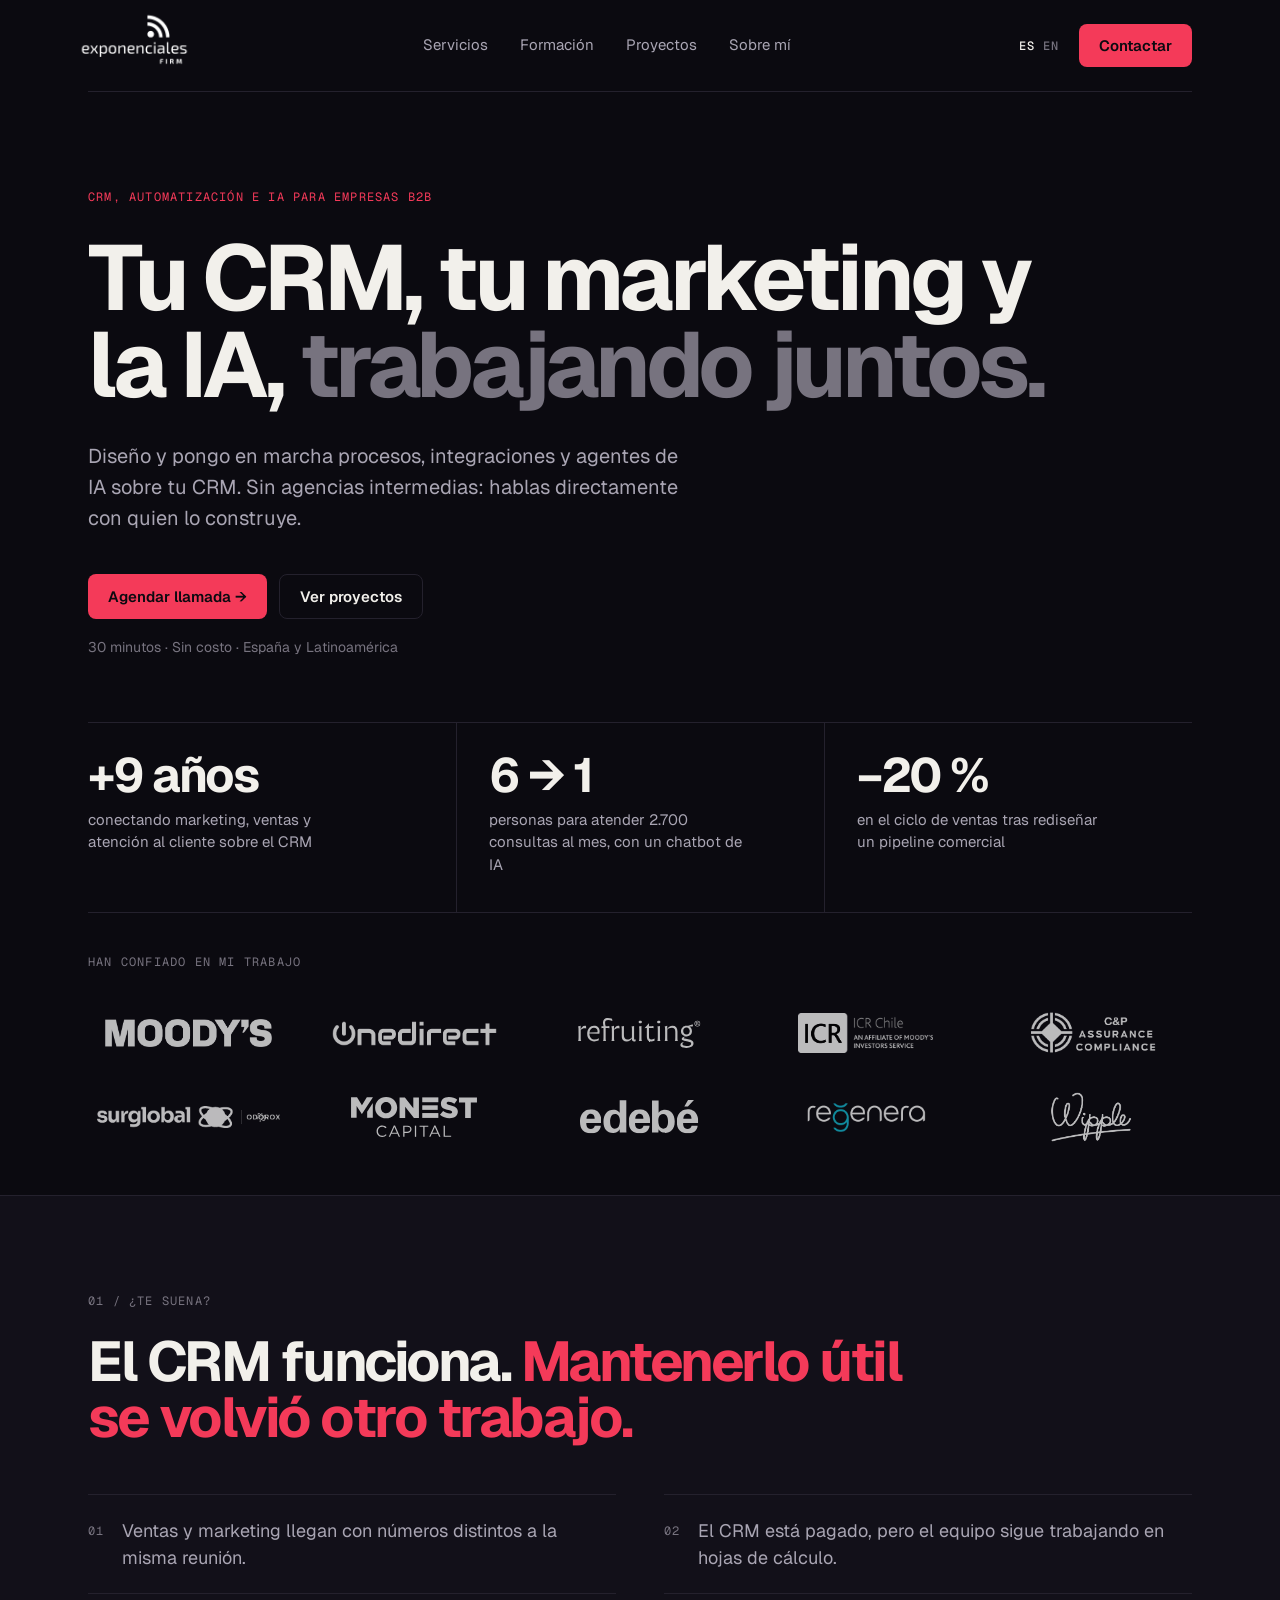
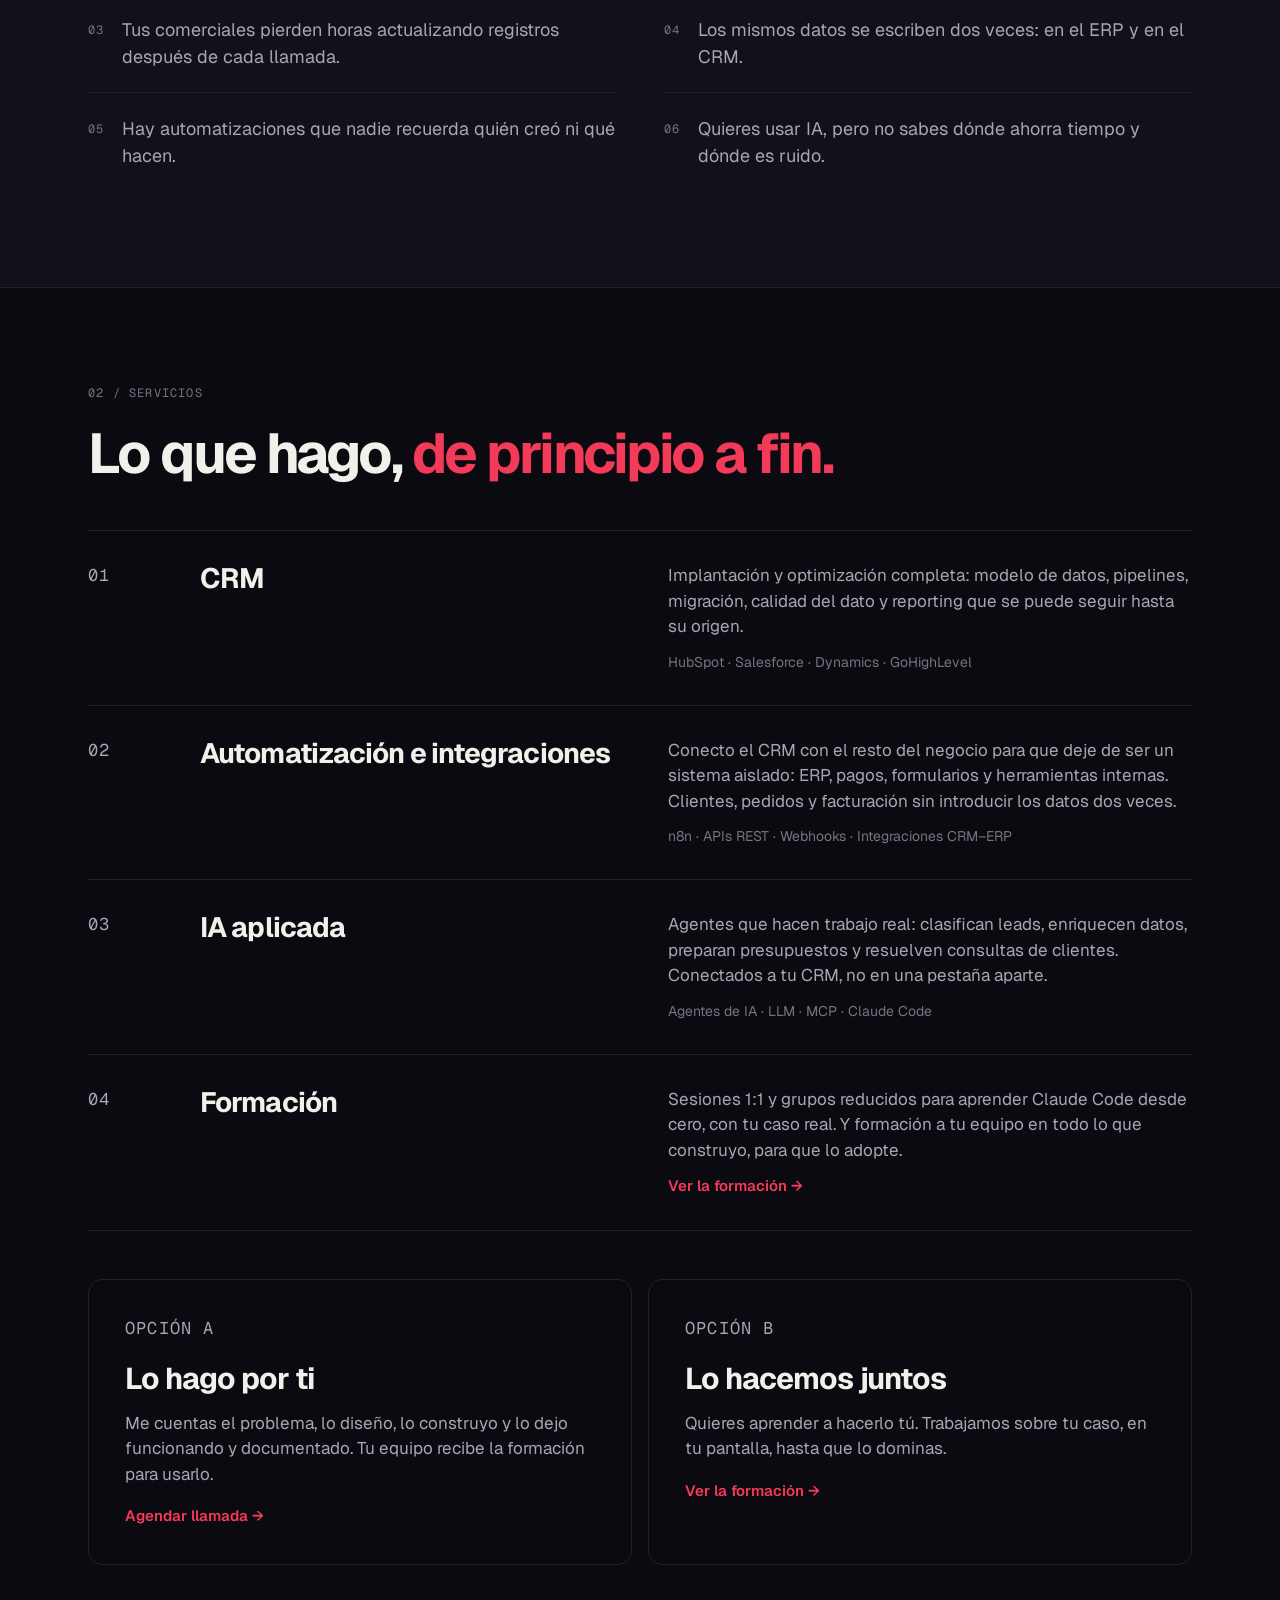
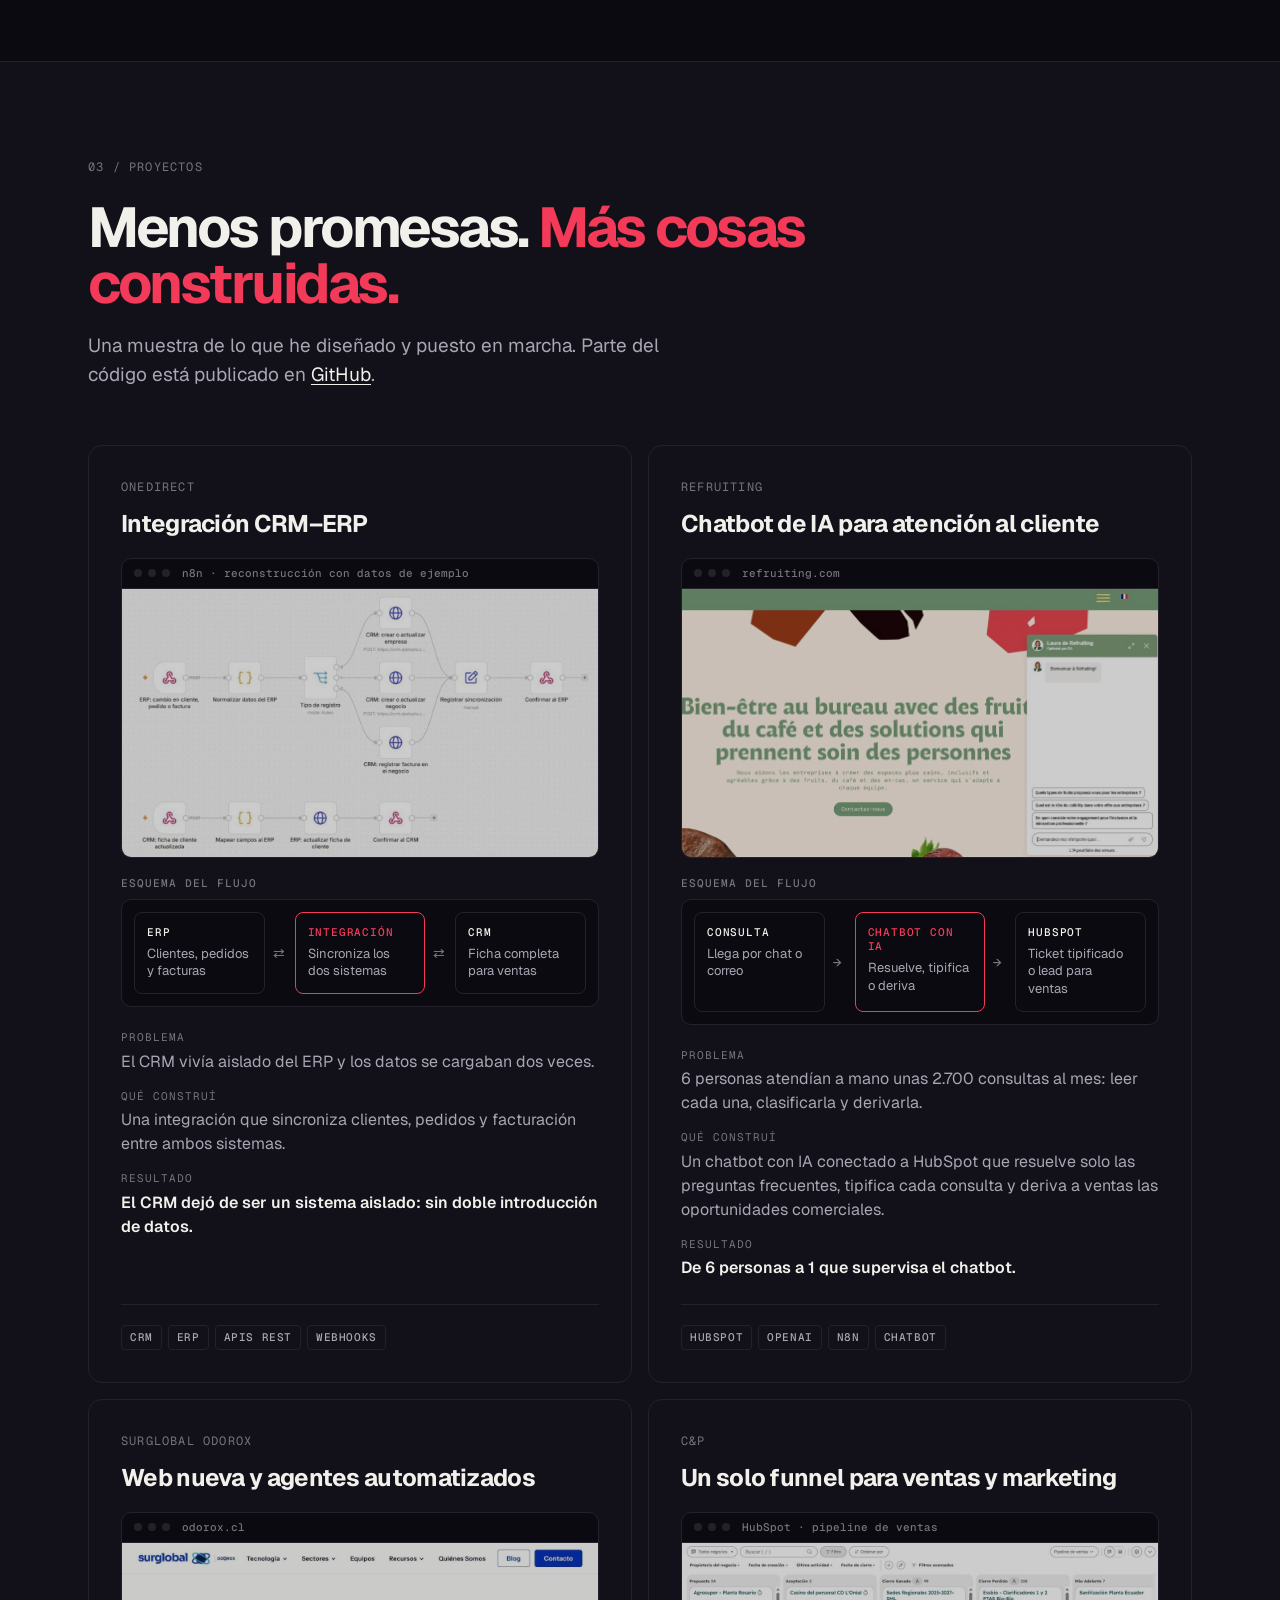
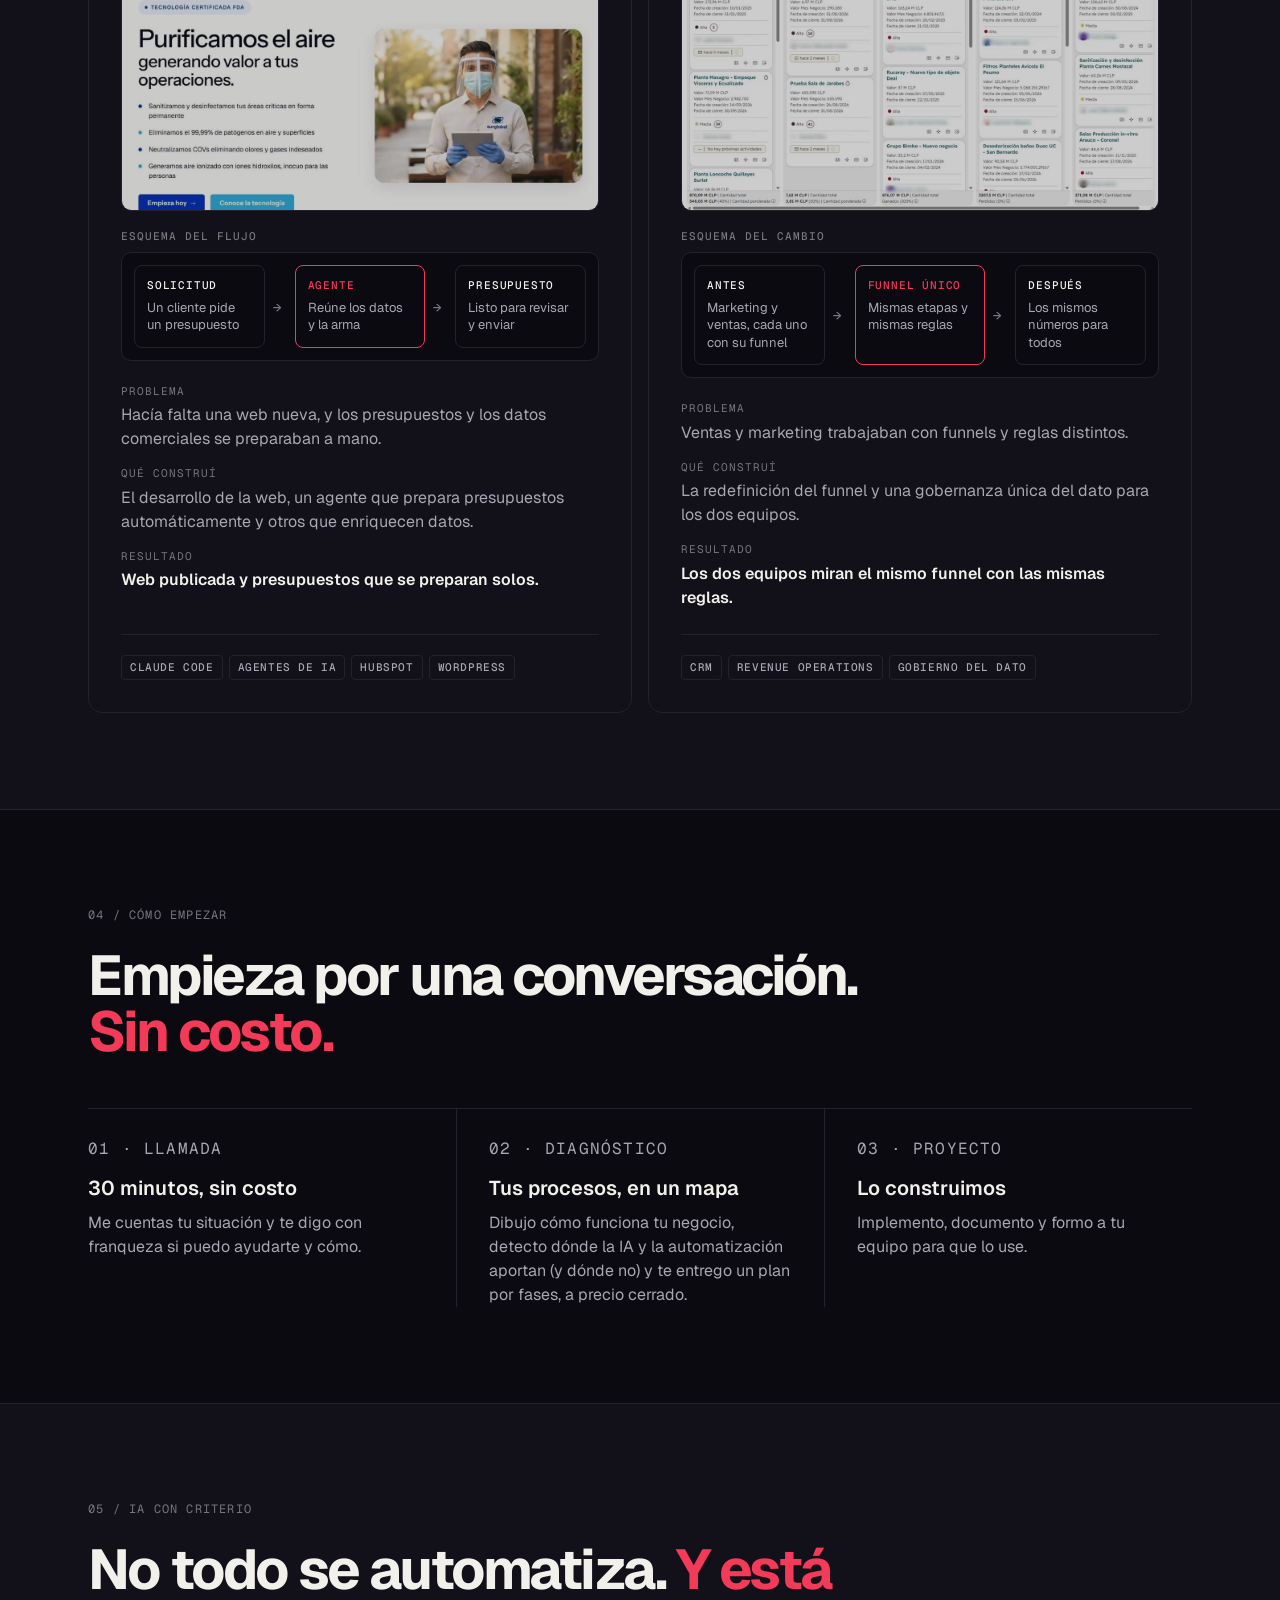
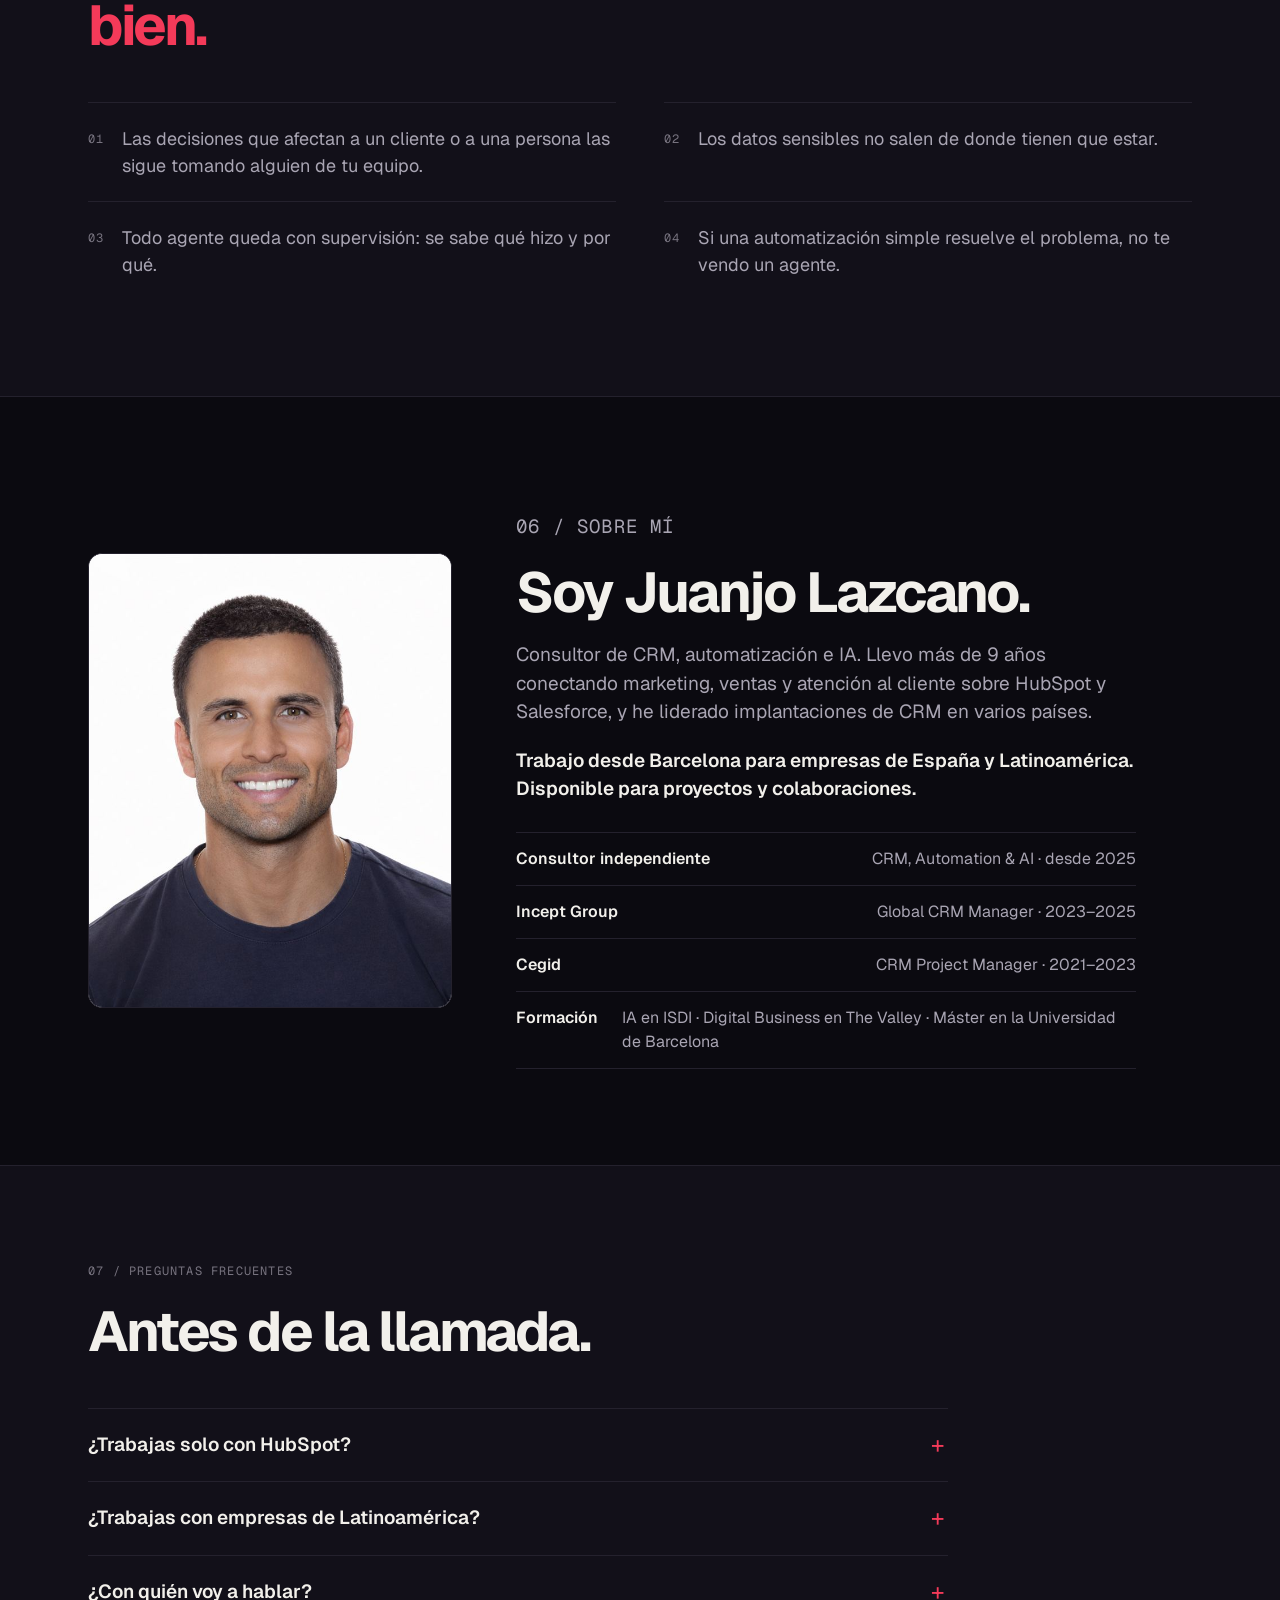
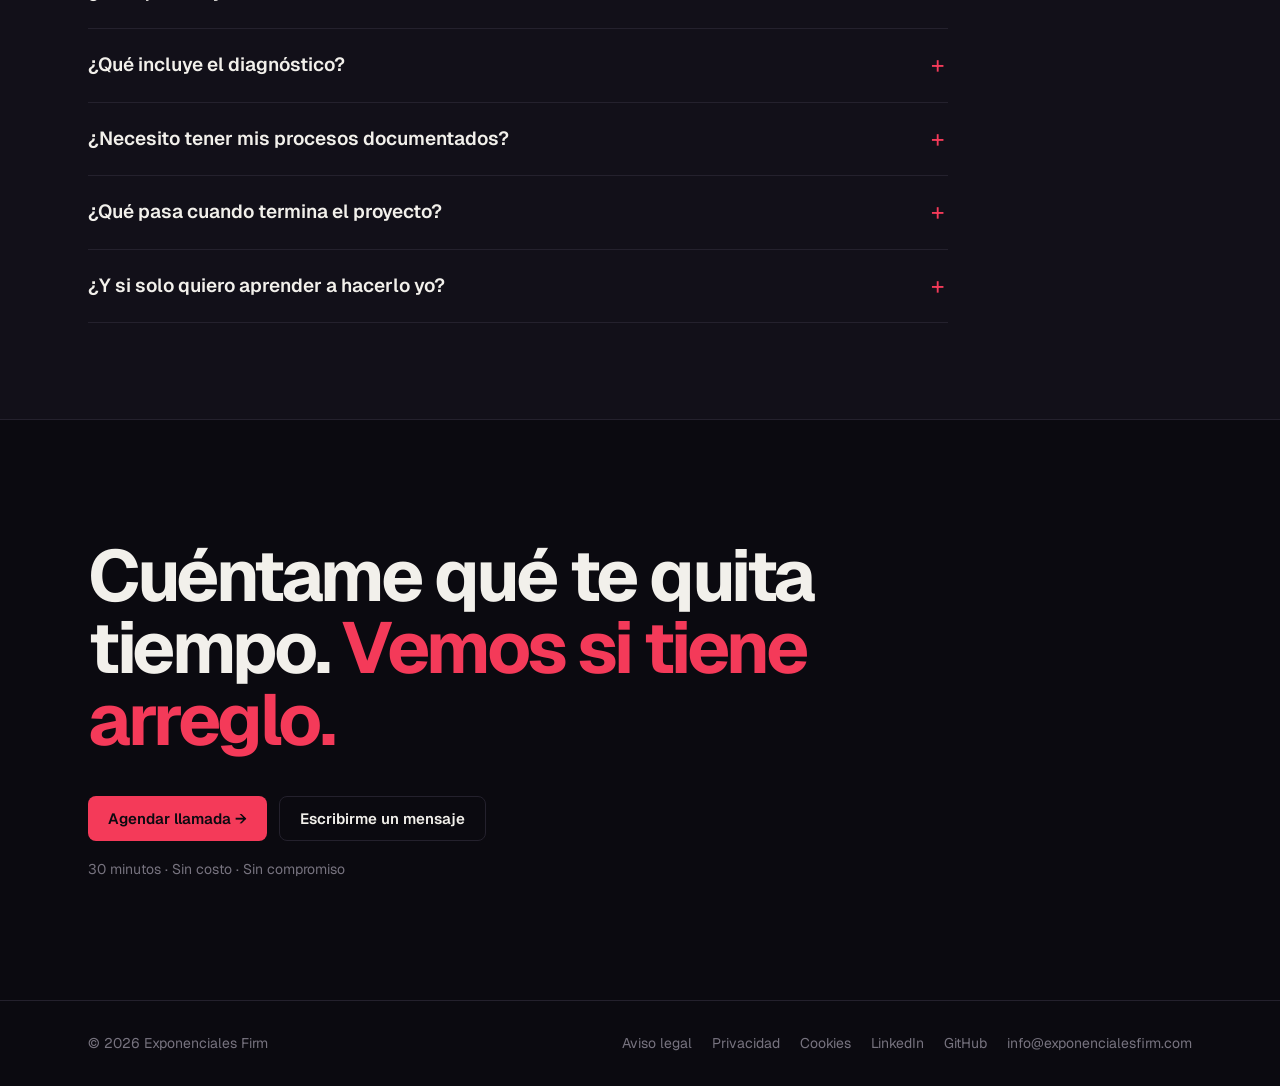
<file: index.html>
<!doctype html>
<html lang="es">
<head>
<meta charset="utf-8">
<meta name="viewport" content="width=device-width, initial-scale=1">
<title>Consultor de CRM, HubSpot e IA para B2B | Exponenciales Firm</title>
<meta name="description" content="Consultoría de CRM, automatización e IA para empresas B2B. HubSpot, Salesforce, n8n y agentes de IA, sin agencias intermedias. Agenda una llamada sin costo.">
<link rel="icon" type="image/png" sizes="32x32" href="/favicon-32.png">
<link rel="icon" type="image/png" sizes="512x512" href="/favicon-512.png">
<link rel="apple-touch-icon" href="/apple-touch-icon.png">
<meta name="theme-color" content="#0B0A10">
<meta name="author" content="Juanjo Lazcano">
<link rel="canonical" href="https://exponencialesfirm.com/">
<link rel="alternate" hreflang="es" href="https://exponencialesfirm.com/">
<link rel="alternate" hreflang="en" href="https://exponencialesfirm.com/en/">
<link rel="alternate" hreflang="x-default" href="https://exponencialesfirm.com/">
<meta property="og:type" content="website">
<meta property="og:locale" content="es_ES">
<meta property="og:site_name" content="Exponenciales Firm">
<meta property="og:url" content="https://exponencialesfirm.com/">
<meta property="og:title" content="Tu CRM, tu marketing y la IA, trabajando juntos">
<meta property="og:description" content="CRM, automatización e IA para empresas B2B. Sin agencias intermedias: hablas directamente con quien lo construye.">
<meta property="og:image" content="https://exponencialesfirm.com/compartir.jpg">
<meta property="og:image:width" content="1200">
<meta property="og:image:height" content="630">
<meta name="twitter:card" content="summary_large_image">
<link rel="preconnect" href="https://fonts.googleapis.com">
<link href="https://fonts.googleapis.com/css2?family=Geist:wght@400;500;600;700&family=Geist+Mono:wght@500&display=swap" rel="stylesheet">
<style>
  :root{
    --bg:#0B0A10; --bg-2:#121019; --line:#24212D; --text:#F2F0EB; --text-2:#A9A5B3; --text-3:#77737F;
    --coral:#F43A59;
  }
  *{box-sizing:border-box;margin:0;padding:0}
  html{scroll-behavior:smooth}
  @media (prefers-reduced-motion:reduce){html{scroll-behavior:auto}}
  body{font-family:"Geist",system-ui,sans-serif;background:var(--bg);color:var(--text);-webkit-font-smoothing:antialiased;line-height:1.5}
  a{color:inherit;text-decoration:none}
  :focus-visible{outline:2px solid var(--text);outline-offset:3px;border-radius:4px}
  .wrap{max-width:1200px;margin:0 auto;padding:0 48px}
  .mono{font-family:"Geist Mono",ui-monospace,monospace;font-size:12px;letter-spacing:1.2px;text-transform:uppercase;color:var(--text-3)}
  .kicker{margin-bottom:24px}

  nav{display:flex;align-items:center;justify-content:space-between;padding:20px 0;border-bottom:1px solid var(--line)}
  nav img{height:72px;margin:-14px 0 -14px -14px;filter:brightness(0) invert(1)}
  nav ul{display:flex;gap:32px;list-style:none;font-size:15px;color:var(--text-2)}
  .nav-right{display:flex;align-items:center;gap:20px}
  .lang{display:flex;gap:8px;font:500 12px/1 "Geist Mono",ui-monospace,monospace;letter-spacing:1px;color:var(--text-3)}
  .lang a:hover,.lang a[aria-current]{color:var(--text)}
  nav ul a:hover{color:var(--text)}
  .btn{display:inline-flex;align-items:center;gap:8px;font:600 15px/1 "Geist",sans-serif;padding:14px 20px;border-radius:8px;transition:transform .15s}
  .btn:hover{transform:translateY(-1px)}
  @media (prefers-reduced-motion:reduce){.btn{transition:none}.btn:hover{transform:none}}
  .btn--coral{background:var(--coral);color:#0B0A10}
  .btn--ghost{border:1px solid var(--line);color:var(--text)}

  section{padding:96px 0}
  .alt{background:var(--bg-2);border-top:1px solid var(--line);border-bottom:1px solid var(--line)}
  h2{font-weight:700;font-size:56px;line-height:1;letter-spacing:-2.5px;max-width:820px}
  h2 span{color:var(--coral)}
  .intro{font-size:19px;color:var(--text-2);max-width:620px;margin-top:20px}
  .intro a{color:var(--text);text-decoration:underline;text-underline-offset:3px}

  /* Hero */
  .hero{padding:96px 0 64px}
  .hero .mono{color:var(--coral);margin-bottom:28px}
  h1{font-weight:700;font-size:92px;line-height:.95;letter-spacing:-4.5px;max-width:1000px}
  h1 span{color:var(--text-3)}
  .lede{font-size:20px;line-height:1.55;color:var(--text-2);max-width:600px;margin:32px 0 40px}
  .ctas{display:flex;gap:12px;flex-wrap:wrap}
  .micro{margin-top:18px;font-size:14px;color:var(--text-3)}

  /* Cifras */
  .stats{display:grid;grid-template-columns:repeat(3,1fr);border-top:1px solid var(--line)}
  .stats > div{padding:28px 32px 36px 0}
  .stats > div + div{padding-left:32px;border-left:1px solid var(--line)}
  .stats b{display:block;font-weight:700;font-size:48px;letter-spacing:-2px;line-height:1}
  .stats p{color:var(--text-2);font-size:15px;margin-top:10px;max-width:260px}

  /* Clientes */
  .clients{padding:40px 0;border-top:1px solid var(--line)}
  .clients ul{list-style:none;display:grid;grid-template-columns:repeat(5,1fr);gap:8px 24px;margin-top:24px}
  .clients li{display:flex;align-items:center;justify-content:center;height:76px}
  .clients img{display:block;height:var(--h);width:auto;max-width:100%;object-fit:contain;filter:brightness(0) invert(1);opacity:.72}
  @media (max-width:860px){.clients ul{grid-template-columns:repeat(3,1fr)}.clients li{height:64px}.clients img{height:calc(var(--h) * .82)}}
  @media (max-width:520px){.clients ul{grid-template-columns:repeat(2,1fr);gap:4px 16px}}

  /* Filas numeradas */
  .rows{list-style:none;display:grid;grid-template-columns:1fr 1fr;gap:0 48px;margin-top:48px}
  .rows li{padding:22px 0;border-top:1px solid var(--line);display:flex;gap:18px;font-size:18px;color:var(--text-2)}
  .rows li .mono{padding-top:5px;flex:none}

  /* Servicios */
  .services{margin-top:48px;border-top:1px solid var(--line)}
  .service{display:grid;grid-template-columns:80px 1fr 1.2fr;gap:32px;padding:32px 0;border-bottom:1px solid var(--line);align-items:start}
  .service h3{font-weight:700;font-size:28px;letter-spacing:-.9px;line-height:1.1}
  .service p{color:var(--text-2);font-size:17px}
  .service .tools{margin-top:12px;font-size:14px;color:var(--text-3)}
  .service a{color:var(--coral);font-weight:600;font-size:15px;display:inline-block;margin-top:12px}

  /* Dos formas */
  .modes{display:grid;grid-template-columns:1fr 1fr;gap:16px;margin-top:48px}
  .mode{border:1px solid var(--line);border-radius:14px;padding:36px;background:var(--bg)}
  .mode h3{font-weight:700;font-size:30px;letter-spacing:-1px;margin:14px 0 10px}
  .mode p{color:var(--text-2);font-size:17px}
  .mode a{color:var(--coral);font-weight:600;font-size:15px;display:inline-block;margin-top:18px}

  /* Proyectos */
  .projects{display:grid;grid-template-columns:1fr 1fr;gap:16px;margin-top:56px}
  .project{border:1px solid var(--line);border-radius:14px;padding:32px;display:flex;flex-direction:column}
  .project h3{font-weight:700;font-size:24px;letter-spacing:-.7px;line-height:1.15;margin:14px 0 20px}
  .shot{margin:0 0 20px;border:1px solid var(--line);border-radius:10px;overflow:hidden;background:var(--bg)}
  .shot .bar{display:flex;align-items:center;gap:6px;padding:9px 12px;border-bottom:1px solid var(--line);font:500 11px/1 "Geist Mono",monospace;color:var(--text-3)}
  .shot .bar i{width:8px;height:8px;border-radius:50%;background:var(--line)}
  .shot .bar span{margin-left:6px}
  .shot a{display:block}
  .shot img{display:block;width:100%;height:auto;aspect-ratio:16/9;object-fit:cover;object-position:left top;filter:brightness(.8) saturate(.9);transition:filter .25s}
  .shot img.der{object-position:right top}
  .project:hover .shot img,.shot a:focus-visible img{filter:none}
  @media (prefers-reduced-motion:reduce){.shot img{transition:none}}
  .shot a:focus-visible{outline:2px solid var(--coral);outline-offset:-2px}
  .flow{margin:0 0 8px}
  .flow figcaption{font:500 11px/1 "Geist Mono",monospace;letter-spacing:1px;text-transform:uppercase;color:var(--text-3);margin-bottom:10px}
  .flow ol{list-style:none;display:flex;align-items:stretch;border:1px solid var(--line);border-radius:10px;background:var(--bg);padding:12px}
  .flow li{flex:1;min-width:0;border:1px solid var(--line);border-radius:8px;padding:12px 12px 13px;position:relative}
  .flow li + li{margin-left:30px}
  .flow li + li::before{content:"→";position:absolute;left:-23px;top:50%;transform:translateY(-50%);font:500 14px/1 "Geist Mono",monospace;color:var(--text-3)}
  .flow li.sync::before{content:"⇄"}
  .flow b{display:block;font:500 11px/1.3 "Geist Mono",monospace;letter-spacing:.8px;text-transform:uppercase;color:var(--text)}
  .flow span{display:block;font-size:13px;line-height:1.35;color:var(--text-2);margin-top:6px}
  .flow li.key{border-color:var(--coral)}
  .flow li.key b{color:var(--coral)}
  @media (max-width:560px){
    .flow ol{flex-direction:column}
    .flow li + li{margin-left:0;margin-top:28px}
    .flow li + li::before{content:"↓";left:50%;top:-21px;transform:translateX(-50%)}
    .flow li.sync::before{content:"⇅"}
  }
  .project dl{flex:1}
  .project dt{font-family:"Geist Mono",monospace;font-size:11px;letter-spacing:1px;text-transform:uppercase;color:var(--text-3);margin-top:14px}
  .project dd{color:var(--text-2);font-size:16px;margin-top:4px}
  .project dd.result{color:var(--text);font-weight:600}
  .stack{display:flex;flex-wrap:wrap;gap:6px;margin-top:24px;padding-top:20px;border-top:1px solid var(--line)}
  .stack span{font:500 11px/1 "Geist Mono",monospace;letter-spacing:.6px;text-transform:uppercase;color:var(--text-2);border:1px solid var(--line);border-radius:4px;padding:6px 8px}

  /* Pasos */
  .steps{display:grid;grid-template-columns:repeat(3,1fr);border-top:1px solid var(--line);margin-top:48px}
  .steps > div{padding:28px 32px 0 0}
  .steps > div + div{padding-left:32px;border-left:1px solid var(--line)}
  .steps h3{font-weight:600;font-size:20px;margin:12px 0 8px}
  .steps p{color:var(--text-2);font-size:16px}

  /* Quién soy */
  .about{display:grid;grid-template-columns:.7fr 1.3fr;gap:64px;align-items:center}
  .photo{aspect-ratio:4/5;border-radius:14px;overflow:hidden;border:1px solid var(--line);background:#fff}
  .photo img{width:100%;height:100%;object-fit:cover;object-position:50% 20%;display:block}
  .about p{font-size:19px;color:var(--text-2);margin-top:20px;max-width:620px}
  .about p.strong{color:var(--text);font-weight:600}
  .path{list-style:none;margin-top:28px;border-top:1px solid var(--line);max-width:620px}
  .path li{display:flex;justify-content:space-between;gap:24px;padding:14px 0;border-bottom:1px solid var(--line);font-size:16px;color:var(--text-2)}
  .path li b{color:var(--text);font-weight:600}

  /* FAQ */
  .faq{margin-top:48px;max-width:860px}
  .faq details{border-top:1px solid var(--line)}
  .faq details:last-child{border-bottom:1px solid var(--line)}
  .faq summary{list-style:none;cursor:pointer;padding:22px 40px 22px 0;font-size:19px;font-weight:600;position:relative}
  .faq summary::-webkit-details-marker{display:none}
  .faq summary::after{content:"+";position:absolute;right:4px;top:18px;font-size:24px;font-weight:400;color:var(--coral)}
  .faq details[open] summary::after{content:"−"}
  .faq details p{padding:0 40px 24px 0;color:var(--text-2);font-size:17px}

  .final{padding:120px 0}
  .final h2{font-size:72px;letter-spacing:-3.5px;max-width:900px}
  .final .ctas{margin-top:40px}
  button.btn{cursor:pointer}
  button.btn--ghost{background:transparent}
  button.btn--coral{border:0}
  .contact-form{margin-top:48px;padding-top:32px;border-top:1px solid var(--line);max-width:620px;scroll-margin-top:24px}
  .contact-form[hidden]{display:none}
  .hsf{display:grid;grid-template-columns:1fr 1fr;gap:18px 16px;margin-top:20px}
  .hsf .full{grid-column:1/-1}
  .hsf label{display:block;font-size:14px;font-weight:500;color:var(--text-2);margin-bottom:8px}
  .hsf label i{font-style:normal;color:var(--coral)}
  .hsf input[type=text],.hsf input[type=email],.hsf input[type=tel],.hsf textarea{width:100%;font:400 16px/1.4 "Geist",system-ui,sans-serif;color:var(--text);background:var(--bg-2);border:1px solid var(--line);border-radius:8px;padding:13px 14px}
  .hsf textarea{min-height:120px;resize:vertical;display:block}
  .hsf input:focus-visible,.hsf textarea:focus-visible{outline:2px solid var(--coral);outline-offset:1px;border-color:transparent}
  .hsf ::placeholder{color:var(--text-3)}
  .hsf .consent{display:flex;gap:10px;align-items:flex-start;font-size:14px;font-weight:400;color:var(--text-2);margin:0}
  .hsf .consent input{margin-top:3px;accent-color:var(--coral);width:16px;height:16px;flex:none}
  .hsf .consent a{color:var(--text);text-decoration:underline;text-underline-offset:3px}
  .hsf .trap{position:absolute;left:-9999px;width:1px;height:1px;overflow:hidden}
  .hsf-status{font-size:15px;margin-top:12px;color:var(--text-2);min-height:1.4em}
  .hsf-status[data-tipo="error"]{color:#FF8A9A}
  .hsf-ok{margin-top:20px;padding:22px 24px;border:1px solid var(--line);border-radius:12px;font-size:17px;color:var(--text);max-width:620px}
  @media (max-width:560px){.hsf{grid-template-columns:1fr}}
  .final .micro a{color:var(--text-2);text-decoration:underline;text-underline-offset:3px}
  .final .micro a:hover{color:var(--text)}

  footer{border-top:1px solid var(--line);padding:32px 0;font-size:14px;color:var(--text-3)}
  footer .wrap{display:flex;justify-content:space-between;gap:16px;flex-wrap:wrap}
  footer .legal{display:flex;gap:8px 20px;flex-wrap:wrap}
  footer a:hover{color:var(--text)}

  @media (max-width:860px){
    .wrap{padding:0 20px}
    nav ul{display:none}
    nav .btn{padding:12px 14px;font-size:14px}
    .nav-right{gap:12px}
    section{padding:64px 0}
    .hero{padding:56px 0 40px}
    h1{font-size:48px;letter-spacing:-2px}
    h2{font-size:36px;letter-spacing:-1.2px}
    .final h2{font-size:44px;letter-spacing:-1.8px}
    .stats,.steps{grid-template-columns:1fr}
    .stats > div,.stats > div + div,.steps > div,.steps > div + div{padding:24px 0;border-left:0;border-bottom:1px solid var(--line)}
    .rows,.modes,.projects,.about{grid-template-columns:1fr}
    .service{grid-template-columns:1fr;gap:10px}
    .about{gap:32px}
    .photo{max-width:320px}
    .mode,.project{padding:24px}
    .path li{flex-direction:column;gap:2px}
  }
</style>
<script type="application/ld+json" id="datos-estructurados">
{
 "@context": "https://schema.org",
 "@graph": [
  {
   "@type": "WebSite",
   "@id": "https://exponencialesfirm.com/#web",
   "url": "https://exponencialesfirm.com/",
   "name": "Exponenciales Firm",
   "inLanguage": "es",
   "publisher": {
    "@id": "https://exponencialesfirm.com/#negocio"
   }
  },
  {
   "@type": "ProfessionalService",
   "@id": "https://exponencialesfirm.com/#negocio",
   "name": "Exponenciales Firm",
   "url": "https://exponencialesfirm.com/",
   "logo": "https://exponencialesfirm.com/favicon-512.png",
   "image": "https://exponencialesfirm.com/compartir.jpg",
   "description": "ConsultorÃ­a de CRM, automatizaciÃ³n e IA para empresas B2B: HubSpot, Salesforce, n8n y agentes de IA.",
   "email": "info@exponencialesfirm.com",
   "telephone": "+34 662 294 412",
   "founder": {
    "@id": "https://exponencialesfirm.com/#juanjo"
   },
   "areaServed": [
    "ES",
    "CL",
    "Latin America"
   ],
   "availableLanguage": [
    "es",
    "en"
   ],
   "knowsAbout": [
    "CRM",
    "HubSpot",
    "Salesforce",
    "n8n",
    "AI agents",
    "Claude Code"
   ],
   "potentialAction": {
    "@type": "ReserveAction",
    "target": "https://exponenciales-agenda.vercel.app/juanjo/exploracion",
    "name": "Agendar llamada"
   }
  },
  {
   "@type": "Person",
   "@id": "https://exponencialesfirm.com/#juanjo",
   "name": "Juanjo Lazcano",
   "alternateName": "Juan JosÃ© Lazcano",
   "jobTitle": "Consultor de CRM, automatizaciÃ³n e IA",
   "url": "https://exponencialesfirm.com/",
   "image": "https://exponencialesfirm.com/juanjo-lazcano.jpg",
   "email": "info@exponencialesfirm.com",
   "knowsLanguage": [
    "es",
    "en"
   ],
   "knowsAbout": [
    "CRM",
    "HubSpot",
    "Salesforce",
    "n8n",
    "Revenue Operations",
    "AI agents",
    "Claude Code",
    "Marketing automation"
   ],
   "sameAs": [
    "https://www.linkedin.com/in/juanjoselazcano",
    "https://github.com/juanjolaz90"
   ],
   "worksFor": {
    "@id": "https://exponencialesfirm.com/#negocio"
   }
  },
  {
   "@type": "FAQPage",
   "@id": "https://exponencialesfirm.com/#faq",
   "inLanguage": "es",
   "mainEntity": [
    {
     "@type": "Question",
     "name": "¿Trabajas solo con HubSpot?",
     "acceptedAnswer": {
      "@type": "Answer",
      "text": "No. HubSpot es mi especialidad, pero también trabajo con Salesforce, Dynamics y GoHighLevel. No te vendo una herramienta: te ayudo con la que ya tienes."
     }
    },
    {
     "@type": "Question",
     "name": "¿Trabajas con empresas de Latinoamérica?",
     "acceptedAnswer": {
      "@type": "Answer",
      "text": "Sí. Trabajo en remoto con empresas de España y Latinoamérica, con foco en Chile, y coordino los horarios para que coincidan."
     }
    },
    {
     "@type": "Question",
     "name": "¿Con quién voy a hablar?",
     "acceptedAnswer": {
      "@type": "Answer",
      "text": "Conmigo. Quien hace la primera llamada es quien diseña y construye el proyecto."
     }
    },
    {
     "@type": "Question",
     "name": "¿Qué incluye el diagnóstico?",
     "acceptedAnswer": {
      "@type": "Answer",
      "text": "Cuatro entregables: 1) Tus procesos dibujados con BPMN, el estándar para representar procesos. 2) Las oportunidades de mejora: dónde conviene una automatización, un agente de IA o un cambio de herramienta, y dónde no. 3) Una recomendación de seguridad para cada oportunidad, para implementarla sin abrir riesgos. 4) Una hoja de ruta de 3 a 4 fases: qué hacer este mes, el próximo y los siguientes. Con eso decides. Si quieres que lo implemente yo, partimos de esa hoja de ruta."
     }
    },
    {
     "@type": "Question",
     "name": "¿Necesito tener mis procesos documentados?",
     "acceptedAnswer": {
      "@type": "Answer",
      "text": "No. Toda empresa tiene procesos: su forma de vender, de entregar o de atender a un cliente. Que no estén escritos es lo normal, y dibujarlos es justamente el primer paso. Ver claro cómo funciona tu negocio ya vale por sí solo."
     }
    },
    {
     "@type": "Question",
     "name": "¿Qué pasa cuando termina el proyecto?",
     "acceptedAnswer": {
      "@type": "Answer",
      "text": "Todo queda documentado y tu equipo recibe formación para usarlo. Si después quieres seguir mejorando, lo vemos."
     }
    },
    {
     "@type": "Question",
     "name": "¿Y si solo quiero aprender a hacerlo yo?",
     "acceptedAnswer": {
      "@type": "Answer",
      "text": "Para eso está la formación: sesiones 1:1 o en grupo reducido, sobre tu propio caso."
     }
    }
   ]
  }
 ]
}
</script>
</head>
<body>

<div class="wrap">
  <nav aria-label="Principal">
    <a href="/"><img src="Logo Exponenciales.png" alt="Exponenciales Firm, inicio"></a>
    <ul>
      <li><a href="#servicios">Servicios</a></li>
      <li><a href="/formacion">Formación</a></li>
      <li><a href="#proyectos">Proyectos</a></li>
      <li><a href="#sobre-mi">Sobre mí</a></li>
    </ul>
    <div class="nav-right">
      <div class="lang" aria-label="Idioma"><a href="/" aria-current="true" lang="es">ES</a><a href="/en/" lang="en">EN</a></div>
      <a class="btn btn--coral" href="#escribir" data-abrir-form aria-controls="formulario-contacto">Contactar</a>
    </div>
  </nav>

  <header class="hero">
    <p class="mono">CRM, automatización e IA para empresas B2B</p>
    <h1>Tu CRM, tu marketing y la IA, <span>trabajando juntos.</span></h1>
    <p class="lede">Diseño y pongo en marcha procesos, integraciones y agentes de IA sobre tu CRM. Sin agencias intermedias: hablas directamente con quien lo construye.</p>
    <div class="ctas">
      <a class="btn btn--coral" href="https://exponenciales-agenda.vercel.app/juanjo/exploracion" target="_blank" rel="noopener">Agendar llamada →</a>
      <a class="btn btn--ghost" href="#proyectos">Ver proyectos</a>
    </div>
    <p class="micro">30 minutos · Sin costo · España y Latinoamérica</p>
  </header>

  <div class="stats">
    <div><b>+9 años</b><p>conectando marketing, ventas y atención al cliente sobre el CRM</p></div>
    <div><b>6 → 1</b><p>personas para atender 2.700 consultas al mes, con un chatbot de IA</p></div>
    <div><b>−20 %</b><p>en el ciclo de ventas tras rediseñar un pipeline comercial</p></div>
  </div>

  <div class="clients">
    <p class="mono">Han confiado en mi trabajo</p>
    <ul>
      <li><img src="logos/moodys.png" alt="Moody's" style="--h:28px"></li>
      <li><img src="logos/onedirect.png" alt="Onedirect" style="--h:25px"></li>
      <li><img src="logos/refruiting.svg" alt="Refruiting" style="--h:30px"></li>
      <li><img src="logos/icr.png" alt="ICR Chile" style="--h:40px;filter:invert(1) grayscale(1) brightness(1.5)"></li>
      <li><img src="logos/cp.webp" alt="C&amp;P" style="--h:46px"></li>
      <li><img src="logos/surglobal-odorox.png" alt="SurGlobal Odorox" style="--h:22px;filter:none"></li>
      <li><img src="logos/monest-capital.svg" alt="Monest Capital" style="--h:40px"></li>
      <li><img src="logos/edebe.svg" alt="Edebé" style="--h:34px"></li>
      <li><img src="logos/regenera.webp" alt="Regenera Health" style="--h:44px;filter:none"></li>
      <li><img src="logos/wipple.webp" alt="Wipple" style="--h:62px"></li>
    </ul>
  </div>
</div>

<section class="alt" aria-labelledby="t-suena">
  <div class="wrap">
    <p class="mono kicker">01 / ¿Te suena?</p>
    <h2 id="t-suena">El CRM funciona. <span>Mantenerlo útil se volvió otro trabajo.</span></h2>
    <ul class="rows">
      <li><span class="mono">01</span>Ventas y marketing llegan con números distintos a la misma reunión.</li>
      <li><span class="mono">02</span>El CRM está pagado, pero el equipo sigue trabajando en hojas de cálculo.</li>
      <li><span class="mono">03</span>Tus comerciales pierden horas actualizando registros después de cada llamada.</li>
      <li><span class="mono">04</span>Los mismos datos se escriben dos veces: en el ERP y en el CRM.</li>
      <li><span class="mono">05</span>Hay automatizaciones que nadie recuerda quién creó ni qué hacen.</li>
      <li><span class="mono">06</span>Quieres usar IA, pero no sabes dónde ahorra tiempo y dónde es ruido.</li>
    </ul>
  </div>
</section>

<section id="servicios" aria-labelledby="t-servicios">
  <div class="wrap">
    <p class="mono kicker">02 / Servicios</p>
    <h2 id="t-servicios">Lo que hago, <span>de principio a fin.</span></h2>
    <div class="services">
      <div class="service">
        <p class="mono">01</p>
        <h3>CRM</h3>
        <div>
          <p>Implantación y optimización completa: modelo de datos, pipelines, migración, calidad del dato y reporting que se puede seguir hasta su origen.</p>
          <p class="tools">HubSpot · Salesforce · Dynamics · GoHighLevel</p>
        </div>
      </div>
      <div class="service">
        <p class="mono">02</p>
        <h3>Automatización e integraciones</h3>
        <div>
          <p>Conecto el CRM con el resto del negocio para que deje de ser un sistema aislado: ERP, pagos, formularios y herramientas internas. Clientes, pedidos y facturación sin introducir los datos dos veces.</p>
          <p class="tools">n8n · APIs REST · Webhooks · Integraciones CRM–ERP</p>
        </div>
      </div>
      <div class="service">
        <p class="mono">03</p>
        <h3>IA aplicada</h3>
        <div>
          <p>Agentes que hacen trabajo real: clasifican leads, enriquecen datos, preparan presupuestos y resuelven consultas de clientes. Conectados a tu CRM, no en una pestaña aparte.</p>
          <p class="tools">Agentes de IA · LLM · MCP · Claude Code</p>
        </div>
      </div>
      <div class="service">
        <p class="mono">04</p>
        <h3>Formación</h3>
        <div>
          <p>Sesiones 1:1 y grupos reducidos para aprender Claude Code desde cero, con tu caso real. Y formación a tu equipo en todo lo que construyo, para que lo adopte.</p>
          <a href="/formacion">Ver la formación →</a>
        </div>
      </div>
    </div>

    <div class="modes">
      <div class="mode">
        <p class="mono">Opción A</p>
        <h3>Lo hago por ti</h3>
        <p>Me cuentas el problema, lo diseño, lo construyo y lo dejo funcionando y documentado. Tu equipo recibe la formación para usarlo.</p>
        <a href="https://exponenciales-agenda.vercel.app/juanjo/exploracion" target="_blank" rel="noopener">Agendar llamada →</a>
      </div>
      <div class="mode">
        <p class="mono">Opción B</p>
        <h3>Lo hacemos juntos</h3>
        <p>Quieres aprender a hacerlo tú. Trabajamos sobre tu caso, en tu pantalla, hasta que lo dominas.</p>
        <a href="/formacion">Ver la formación →</a>
      </div>
    </div>
  </div>
</section>

<section class="alt" id="proyectos" aria-labelledby="t-proyectos">
  <div class="wrap">
    <p class="mono kicker">03 / Proyectos</p>
    <h2 id="t-proyectos">Menos promesas. <span>Más cosas construidas.</span></h2>
    <p class="intro">Una muestra de lo que he diseñado y puesto en marcha. Parte del código está publicado en <a href="https://github.com/juanjolaz90/n8n-workflows" target="_blank" rel="noopener">GitHub</a>.</p>

    <div class="projects">
      <article class="project">
        <p class="mono">Onedirect</p>
        <h3>Integración CRM–ERP</h3>
        <figure class="shot">
          <div class="bar"><i></i><i></i><i></i><span>n8n · reconstrucción con datos de ejemplo</span></div>
          <img src="/proyectos/onedirect-crm-erp-n8n.jpg" width="1184" height="666" loading="lazy" alt="Flujo de n8n que sincroniza clientes, pedidos y facturas entre el ERP y el CRM, en los dos sentidos (reconstrucción con datos de ejemplo)">
        </figure>
        <figure class="flow">
          <figcaption>Esquema del flujo</figcaption>
          <ol>
            <li><b>ERP</b><span>Clientes, pedidos y facturas</span></li>
            <li class="key sync"><b>Integración</b><span>Sincroniza los dos sistemas</span></li>
            <li class="sync"><b>CRM</b><span>Ficha completa para ventas</span></li>
          </ol>
        </figure>
        <dl>
          <dt>Problema</dt><dd>El CRM vivía aislado del ERP y los datos se cargaban dos veces.</dd>
          <dt>Qué construí</dt><dd>Una integración que sincroniza clientes, pedidos y facturación entre ambos sistemas.</dd>
          <dt>Resultado</dt><dd class="result">El CRM dejó de ser un sistema aislado: sin doble introducción de datos.</dd>
        </dl>
        <div class="stack"><span>CRM</span><span>ERP</span><span>APIs REST</span><span>Webhooks</span></div>
      </article>

      <article class="project">
        <p class="mono">Refruiting</p>
        <h3>Chatbot de IA para atención al cliente</h3>
        <figure class="shot">
          <div class="bar" aria-hidden="true"><i></i><i></i><i></i><span>refruiting.com</span></div>
          <a href="https://www.refruiting.com/" target="_blank" rel="noopener" aria-label="Ver la web: refruiting.com"><img src="/proyectos/refruiting-chatbot.jpg" class="der" width="1184" height="538" loading="lazy" alt="Web de Refruiting con el chatbot de IA abierto"></a>
        </figure>
        <figure class="flow">
          <figcaption>Esquema del flujo</figcaption>
          <ol>
            <li><b>Consulta</b><span>Llega por chat o correo</span></li>
            <li class="key"><b>Chatbot con IA</b><span>Resuelve, tipifica o deriva</span></li>
            <li><b>HubSpot</b><span>Ticket tipificado o lead para ventas</span></li>
          </ol>
        </figure>
        <dl>
          <dt>Problema</dt><dd>6 personas atendían a mano unas 2.700 consultas al mes: leer cada una, clasificarla y derivarla.</dd>
          <dt>Qué construí</dt><dd>Un chatbot con IA conectado a HubSpot que resuelve solo las preguntas frecuentes, tipifica cada consulta y deriva a ventas las oportunidades comerciales.</dd>
          <dt>Resultado</dt><dd class="result">De 6 personas a 1 que supervisa el chatbot.</dd>
        </dl>
        <div class="stack"><span>HubSpot</span><span>OpenAI</span><span>n8n</span><span>Chatbot</span></div>
      </article>

      <article class="project">
        <p class="mono">SurGlobal Odorox</p>
        <h3>Web nueva y agentes automatizados</h3>
        <figure class="shot">
          <div class="bar" aria-hidden="true"><i></i><i></i><i></i><span>odorox.cl</span></div>
          <a href="https://odorox.cl/" target="_blank" rel="noopener" aria-label="Ver la web: odorox.cl"><img src="/proyectos/surglobal-odorox-web.jpg" width="1184" height="666" loading="lazy" alt="Captura de la web de SurGlobal Odorox (odorox.cl), desarrollada con Claude Code"></a>
        </figure>
        <figure class="flow">
          <figcaption>Esquema del flujo</figcaption>
          <ol>
            <li><b>Solicitud</b><span>Un cliente pide un presupuesto</span></li>
            <li class="key"><b>Agente</b><span>Reúne los datos y la arma</span></li>
            <li><b>Presupuesto</b><span>Listo para revisar y enviar</span></li>
          </ol>
        </figure>
        <dl>
          <dt>Problema</dt><dd>Hacía falta una web nueva, y los presupuestos y los datos comerciales se preparaban a mano.</dd>
          <dt>Qué construí</dt><dd>El desarrollo de la web, un agente que prepara presupuestos automáticamente y otros que enriquecen datos.</dd>
          <dt>Resultado</dt><dd class="result">Web publicada y presupuestos que se preparan solos.</dd>
        </dl>
        <div class="stack"><span>Claude Code</span><span>Agentes de IA</span><span>HubSpot</span><span>WordPress</span></div>
      </article>

      <article class="project">
        <p class="mono">C&amp;P</p>
        <h3>Un solo funnel para ventas y marketing</h3>
        <figure class="shot">
          <div class="bar"><i></i><i></i><i></i><span>HubSpot · pipeline de ventas</span></div>
          <img src="/proyectos/cp-pipeline-hubspot.jpg" width="1184" height="716" loading="lazy" alt="Tablero del pipeline de ventas en HubSpot, con sus etapas y negocios (nombres de personas difuminados)">
        </figure>
        <figure class="flow">
          <figcaption>Esquema del cambio</figcaption>
          <ol>
            <li><b>Antes</b><span>Marketing y ventas, cada uno con su funnel</span></li>
            <li class="key"><b>Funnel único</b><span>Mismas etapas y mismas reglas</span></li>
            <li><b>Después</b><span>Los mismos números para todos</span></li>
          </ol>
        </figure>
        <dl>
          <dt>Problema</dt><dd>Ventas y marketing trabajaban con funnels y reglas distintos.</dd>
          <dt>Qué construí</dt><dd>La redefinición del funnel y una gobernanza única del dato para los dos equipos.</dd>
          <dt>Resultado</dt><dd class="result">Los dos equipos miran el mismo funnel con las mismas reglas.</dd>
        </dl>
        <div class="stack"><span>CRM</span><span>Revenue Operations</span><span>Gobierno del dato</span></div>
      </article>
    </div>
  </div>
</section>

<section aria-labelledby="t-empezar">
  <div class="wrap">
    <p class="mono kicker">04 / Cómo empezar</p>
    <h2 id="t-empezar">Empieza por una conversación. <span>Sin costo.</span></h2>
    <div class="steps">
      <div><p class="mono">01 · Llamada</p><h3>30 minutos, sin costo</h3><p>Me cuentas tu situación y te digo con franqueza si puedo ayudarte y cómo.</p></div>
      <div><p class="mono">02 · Diagnóstico</p><h3>Tus procesos, en un mapa</h3><p>Dibujo cómo funciona tu negocio, detecto dónde la IA y la automatización aportan (y dónde no) y te entrego un plan por fases, a precio cerrado.</p></div>
      <div><p class="mono">03 · Proyecto</p><h3>Lo construimos</h3><p>Implemento, documento y formo a tu equipo para que lo use.</p></div>
    </div>
  </div>
</section>

<section class="alt" aria-labelledby="t-criterio">
  <div class="wrap">
    <p class="mono kicker">05 / IA con criterio</p>
    <h2 id="t-criterio">No todo se automatiza. <span>Y está bien.</span></h2>
    <ul class="rows">
      <li><span class="mono">01</span>Las decisiones que afectan a un cliente o a una persona las sigue tomando alguien de tu equipo.</li>
      <li><span class="mono">02</span>Los datos sensibles no salen de donde tienen que estar.</li>
      <li><span class="mono">03</span>Todo agente queda con supervisión: se sabe qué hizo y por qué.</li>
      <li><span class="mono">04</span>Si una automatización simple resuelve el problema, no te vendo un agente.</li>
    </ul>
  </div>
</section>

<section id="sobre-mi" aria-labelledby="t-quien">
  <div class="wrap about">
    <figure class="photo"><img src="juanjo-lazcano.jpg" alt="Juanjo Lazcano, consultor de CRM, automatización e IA" width="800" height="800" loading="lazy"></figure>
    <div>
      <p class="mono kicker">06 / Sobre mí</p>
      <h2 id="t-quien">Soy Juanjo Lazcano.</h2>
      <p>Consultor de CRM, automatización e IA. Llevo más de 9 años conectando marketing, ventas y atención al cliente sobre HubSpot y Salesforce, y he liderado implantaciones de CRM en varios países.</p>
      <p class="strong">Trabajo desde Barcelona para empresas de España y Latinoamérica. Disponible para proyectos y colaboraciones.</p>
      <ul class="path">
        <li><b>Consultor independiente</b><span>CRM, Automation &amp; AI · desde 2025</span></li>
        <li><b>Incept Group</b><span>Global CRM Manager · 2023–2025</span></li>
        <li><b>Cegid</b><span>CRM Project Manager · 2021–2023</span></li>
        <li><b>Formación</b><span>IA en ISDI · Digital Business en The Valley · Máster en la Universidad de Barcelona</span></li>
      </ul>
    </div>
  </div>
</section>

<section class="alt" aria-labelledby="t-faq">
  <div class="wrap">
    <p class="mono kicker">07 / Preguntas frecuentes</p>
    <h2 id="t-faq">Antes de la llamada.</h2>
    <div class="faq">
      <details><summary>¿Trabajas solo con HubSpot?</summary><p>No. HubSpot es mi especialidad, pero también trabajo con Salesforce, Dynamics y GoHighLevel. No te vendo una herramienta: te ayudo con la que ya tienes.</p></details>
      <details><summary>¿Trabajas con empresas de Latinoamérica?</summary><p>Sí. Trabajo en remoto con empresas de España y Latinoamérica, con foco en Chile, y coordino los horarios para que coincidan.</p></details>
      <details><summary>¿Con quién voy a hablar?</summary><p>Conmigo. Quien hace la primera llamada es quien diseña y construye el proyecto.</p></details>
      <details><summary>¿Qué incluye el diagnóstico?</summary><p>Cuatro entregables:<br>1) Tus procesos dibujados con BPMN, el estándar para representar procesos.<br>2) Las oportunidades de mejora: dónde conviene una automatización, un agente de IA o un cambio de herramienta, y dónde no.<br>3) Una recomendación de seguridad para cada oportunidad, para implementarla sin abrir riesgos.<br>4) Una hoja de ruta de 3 a 4 fases: qué hacer este mes, el próximo y los siguientes.<br>Con eso decides. Si quieres que lo implemente yo, partimos de esa hoja de ruta.</p></details>
      <details><summary>¿Necesito tener mis procesos documentados?</summary><p>No. Toda empresa tiene procesos: su forma de vender, de entregar o de atender a un cliente. Que no estén escritos es lo normal, y dibujarlos es justamente el primer paso. Ver claro cómo funciona tu negocio ya vale por sí solo.</p></details>
      <details><summary>¿Qué pasa cuando termina el proyecto?</summary><p>Todo queda documentado y tu equipo recibe formación para usarlo. Si después quieres seguir mejorando, lo vemos.</p></details>
      <details><summary>¿Y si solo quiero aprender a hacerlo yo?</summary><p>Para eso está la formación: sesiones 1:1 o en grupo reducido, sobre tu propio caso.</p></details>
    </div>
  </div>
</section>

<section class="final" id="contacto" aria-labelledby="t-final">
  <div class="wrap">
    <h2 id="t-final">Cuéntame qué te quita tiempo. <span>Vemos si tiene arreglo.</span></h2>
    <div class="ctas">
      <a class="btn btn--coral" href="https://exponenciales-agenda.vercel.app/juanjo/exploracion" target="_blank" rel="noopener">Agendar llamada →</a>
      <button class="btn btn--ghost" type="button" data-abrir-form aria-controls="formulario-contacto" aria-expanded="false">Escribirme un mensaje</button>
    </div>
    <p class="micro">30 minutos · Sin costo · Sin compromiso</p>

    <div class="contact-form" id="formulario-contacto" hidden>
      <p class="mono">Formulario de contacto</p>
      <form class="hsf" data-hs-form novalidate data-ok="Gracias. Recibí tu mensaje y te responderé por correo." data-error="No se pudo enviar. Escríbeme a info@exponencialesfirm.com." data-falta="Completa los campos marcados con *." data-correo="Revisa el correo: no parece válido." data-acepta="Falta aceptar la política de privacidad." data-enviando="Enviando…">
        <div><label for="c-nombre">Nombre <i>*</i></label><input id="c-nombre" name="firstname" type="text" autocomplete="given-name" required></div>
        <div><label for="c-apellido">Apellido <i>*</i></label><input id="c-apellido" name="lastname" type="text" autocomplete="family-name" required></div>
        <div><label for="c-correo">Correo <i>*</i></label><input id="c-correo" name="email" type="email" autocomplete="email" required></div>
        <div><label for="c-telefono">Teléfono</label><input id="c-telefono" name="phone" type="tel" autocomplete="tel"></div>
        <div class="full"><label for="c-mensaje">¿Cómo te puedo ayudar?</label><textarea id="c-mensaje" name="message" placeholder="Cuéntame qué necesitas…"></textarea></div>
        <div class="trap" aria-hidden="true"><label>No rellenar <input type="text" name="empresa_web" tabindex="-1" autocomplete="off"></label></div>
        <label class="consent full"><input type="checkbox" name="acepto" required><span>He leído y acepto la <a href="/politica-de-privacidad" target="_blank" rel="noopener">política de privacidad</a>.</span></label>
        <div class="full"><button class="btn btn--coral" type="submit">Enviar mensaje</button><p class="hsf-status" role="status" aria-live="polite"></p></div>
      </form>
    </div>
    <noscript><p class="micro">También puedes escribirme a <a href="mailto:info@exponencialesfirm.com">info@exponencialesfirm.com</a>.</p></noscript>
  </div>
</section>

<footer>
  <div class="wrap">
    <span>© 2026 Exponenciales Firm</span>
    <span class="legal"><a href="/aviso-legal">Aviso legal</a><a href="/politica-de-privacidad">Privacidad</a><a href="/politica-de-cookies">Cookies</a><a href="https://www.linkedin.com/in/juanjoselazcano" target="_blank" rel="noopener">LinkedIn</a><a href="https://github.com/juanjolaz90" target="_blank" rel="noopener">GitHub</a><a href="mailto:info@exponencialesfirm.com">info@exponencialesfirm.com</a></span>
  </div>
</footer>

<script>
  // Formularios propios: al pulsar enviar, los datos van a un flujo de n8n que crea el contacto en HubSpot.
  (function () {
    var DESTINO = 'https://exponencialesfirm.app.n8n.cloud/webhook/exponenciales-contacto';

    document.querySelectorAll('[data-abrir-form]').forEach(function (b) {
      b.addEventListener('click', function () {
        var bloque = document.getElementById(b.getAttribute('aria-controls'));
        if (!bloque) return;
        bloque.hidden = false;
        b.setAttribute('aria-expanded', 'true');
        bloque.scrollIntoView({ block: 'start' });
        var primero = bloque.querySelector('input:not([tabindex="-1"])');
        if (primero) primero.focus({ preventScroll: true });
      });
    });
    // Desde otras páginas se llega con #escribir y el formulario se abre solo
    if (location.hash === "#escribir") { var abrir = document.querySelector("[data-abrir-form]"); if (abrir) abrir.click(); }

    document.querySelectorAll('form[data-hs-form]').forEach(function (f) {
      var estado = f.querySelector('.hsf-status');
      var boton = f.querySelector('button[type=submit]');
      function avisar(texto, tipo) { estado.textContent = texto; estado.setAttribute('data-tipo', tipo || ''); }

      f.addEventListener('submit', function (e) {
        e.preventDefault();
        var d = new FormData(f);
        if (d.get('empresa_web')) return; // campo trampa: solo lo rellenan los robots

        var vacio = [].some.call(f.querySelectorAll('[required]'), function (c) { return c.type !== 'checkbox' && !c.value.trim(); });
        if (vacio) { avisar(f.dataset.falta, 'error'); return; }
        if (!/^[^\s@]+@[^\s@]+\.[^\s@]{2,}$/.test(String(d.get('email')).trim())) { avisar(f.dataset.correo, 'error'); return; }
        if (!f.querySelector('[name=acepto]').checked) { avisar(f.dataset.acepta, 'error'); return; }

        var datos = { tipo: f.dataset.prefijo ? 'lista_espera' : 'contacto', pagina: location.href, referente: document.referrer || '' };
        ['firstname', 'lastname', 'email', 'phone', 'message'].forEach(function (n) {
          var v = String(d.get(n) || '').trim();
          if (v) datos[n] = v;
        });

        boton.disabled = true;
        avisar(f.dataset.enviando, '');
        fetch(DESTINO, {
          method: 'POST',
          headers: { 'Content-Type': 'application/json' },
          body: JSON.stringify(datos)
        }).then(function (r) {
          if (!r.ok) throw new Error(r.status);
          var ok = document.createElement('p');
          ok.className = 'hsf-ok';
          ok.setAttribute('role', 'status');
          ok.textContent = f.dataset.ok;
          f.replaceWith(ok);
        }).catch(function () {
          boton.disabled = false;
          avisar(f.dataset.error, 'error');
        });
      });
    });
  })();
</script>
<!-- Medición de visitas sin cookies (Cloudflare Web Analytics) -->
<script type="module" src="https://static.cloudflareinsights.com/beacon.min.js" data-cf-beacon='{"token": "85f3c69027984bb9aad67e2f564c731e"}'></script>
</body>
</html>
</file>
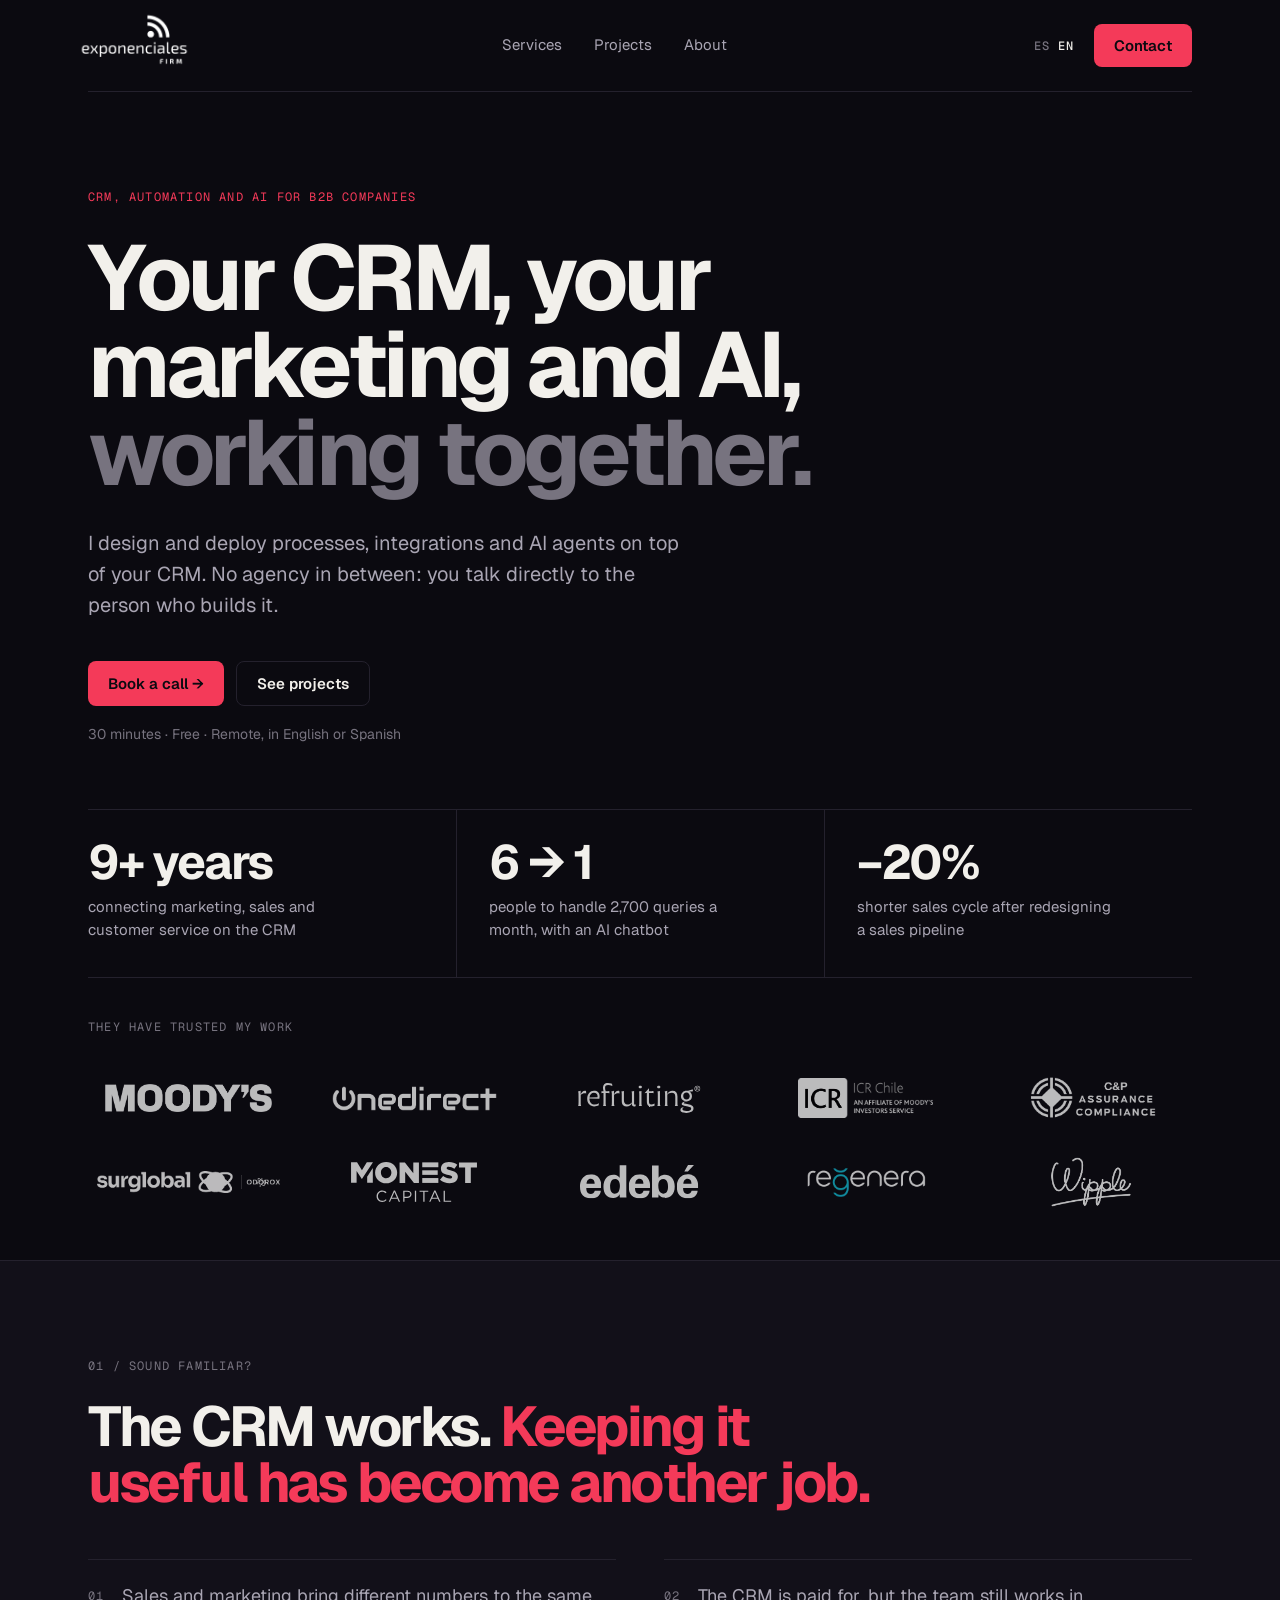
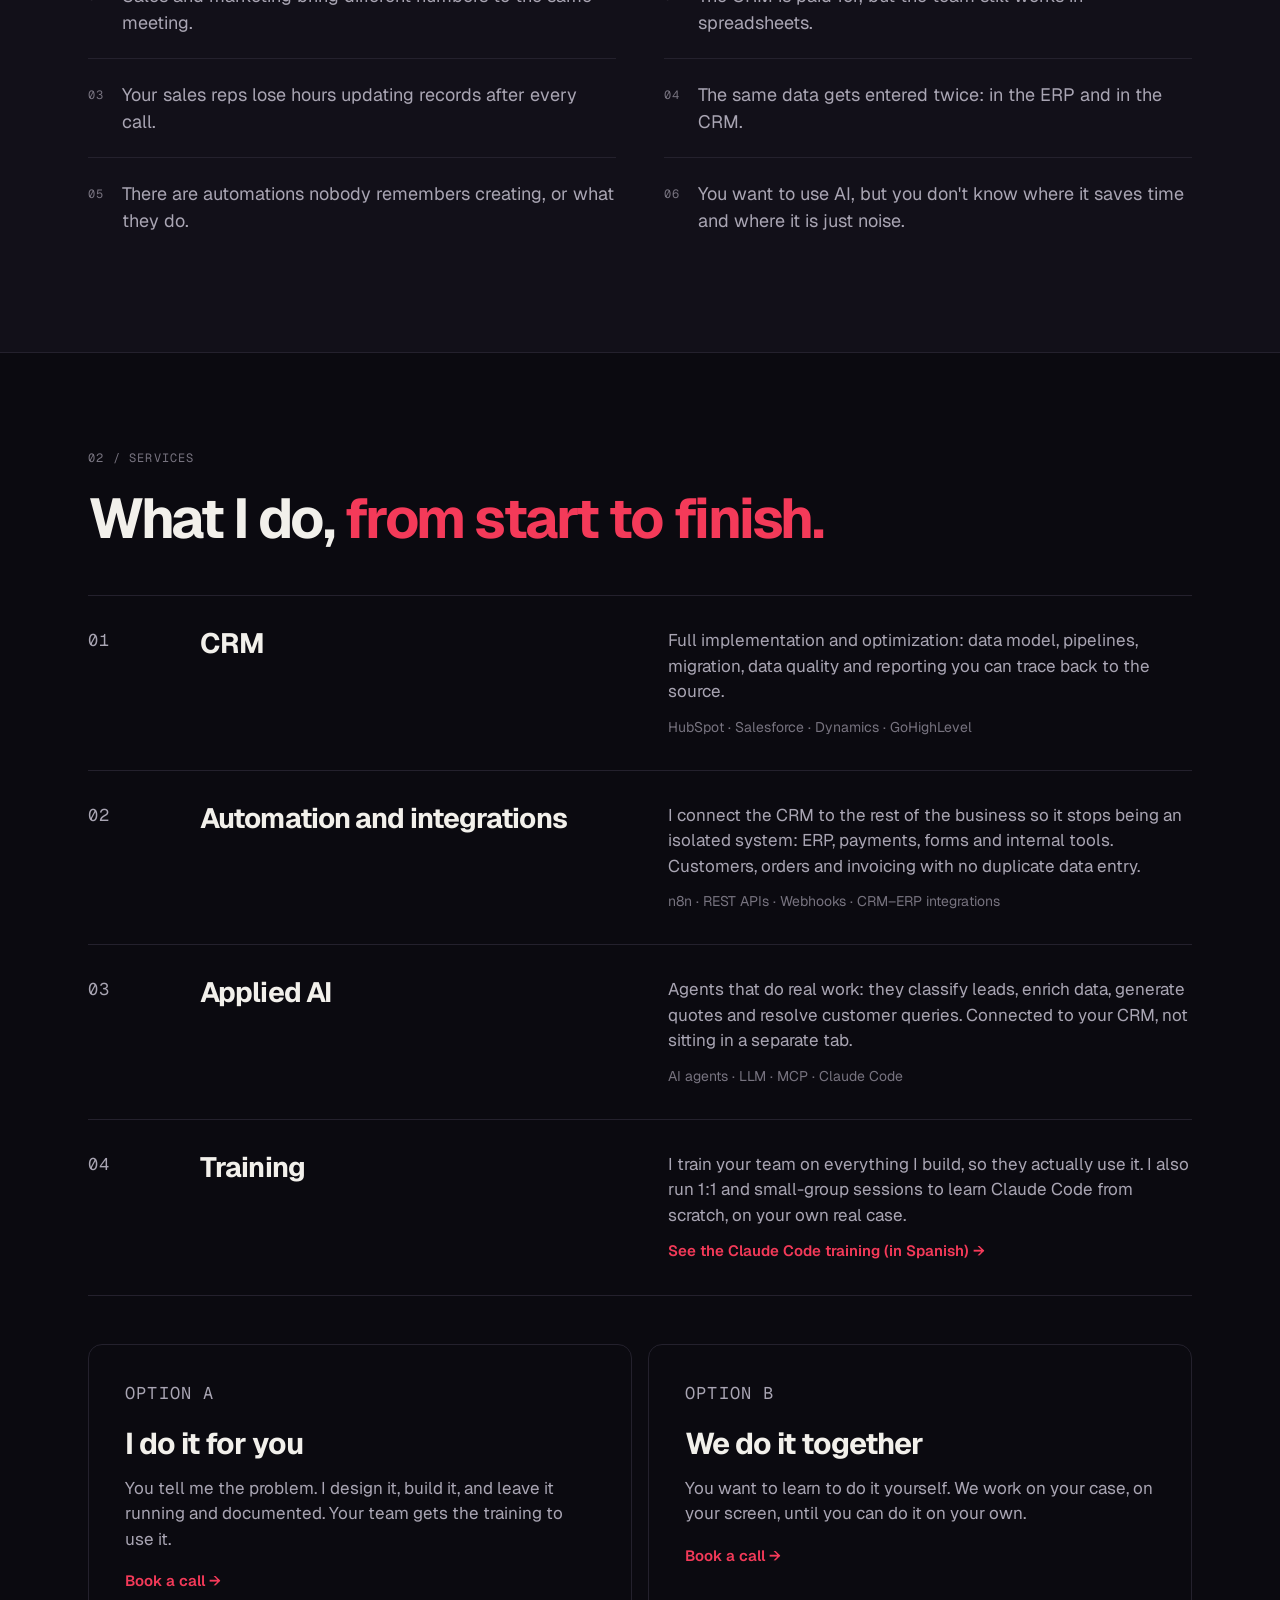
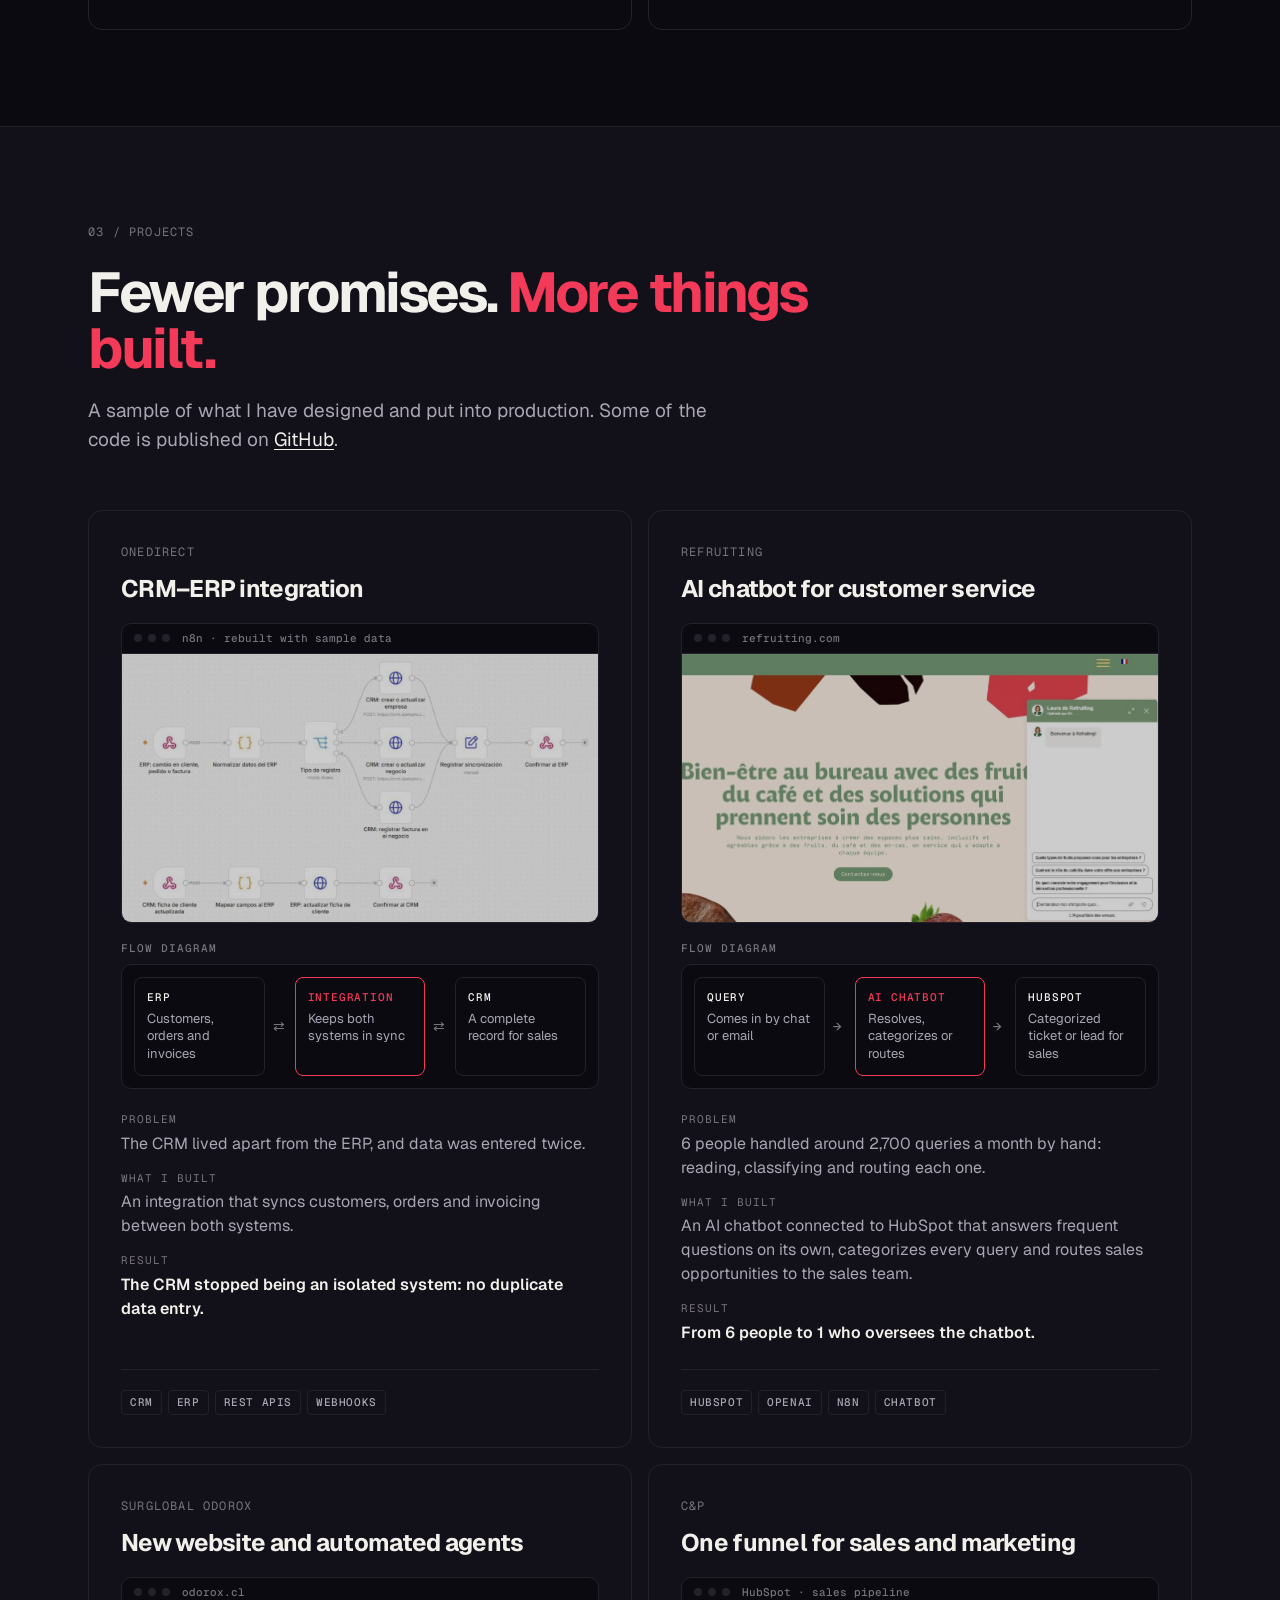
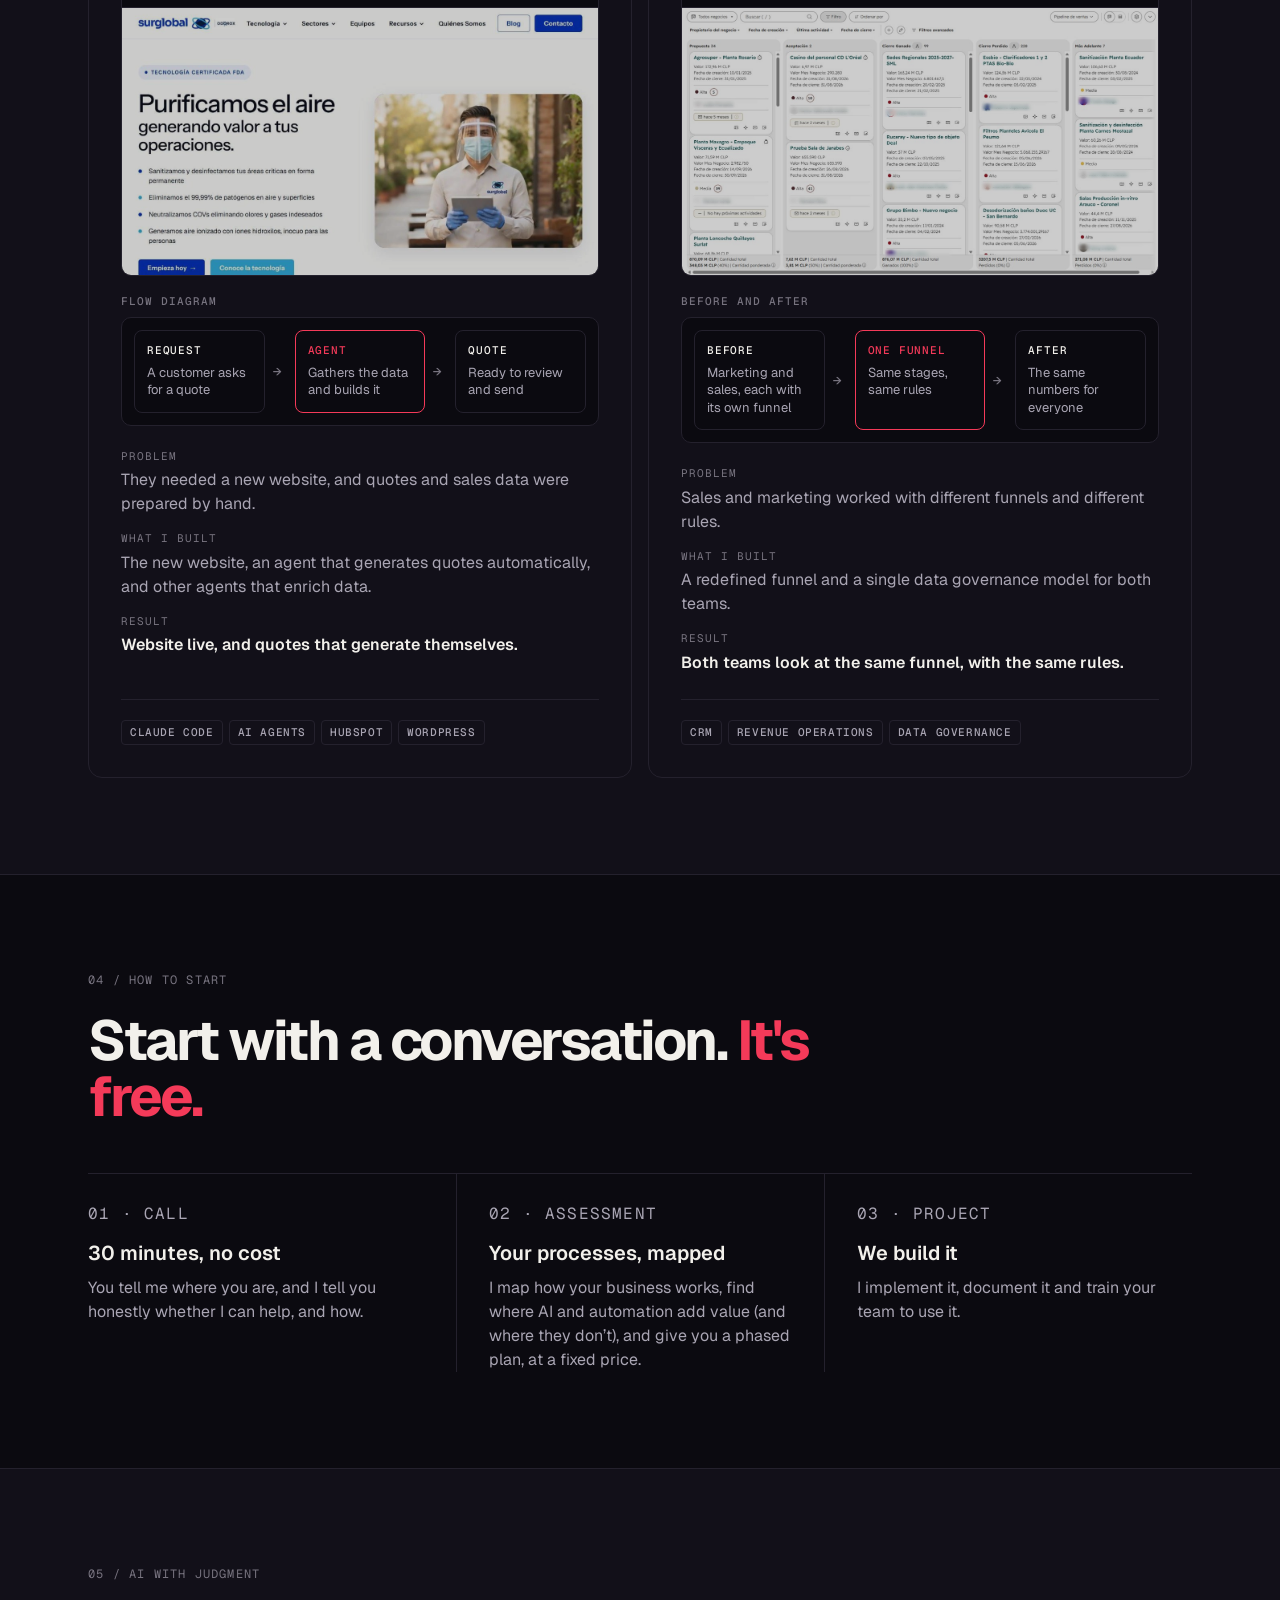
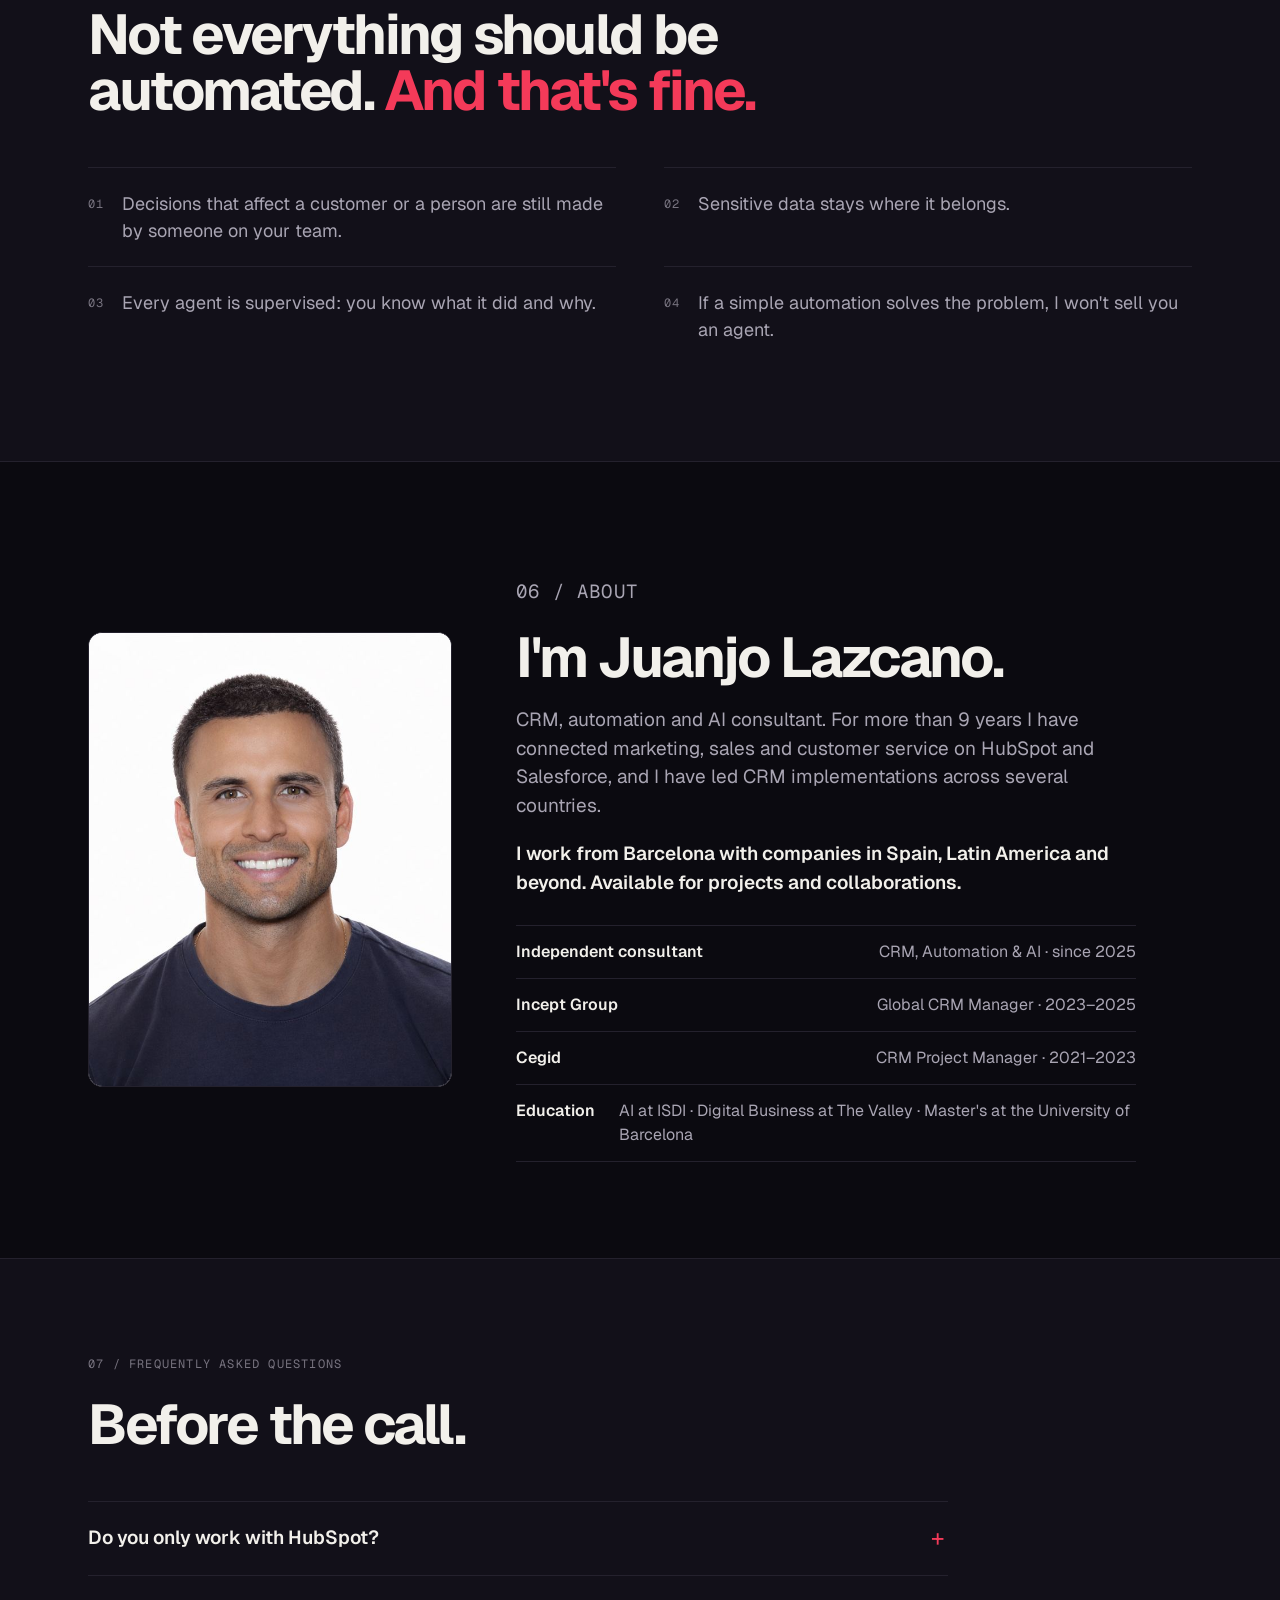
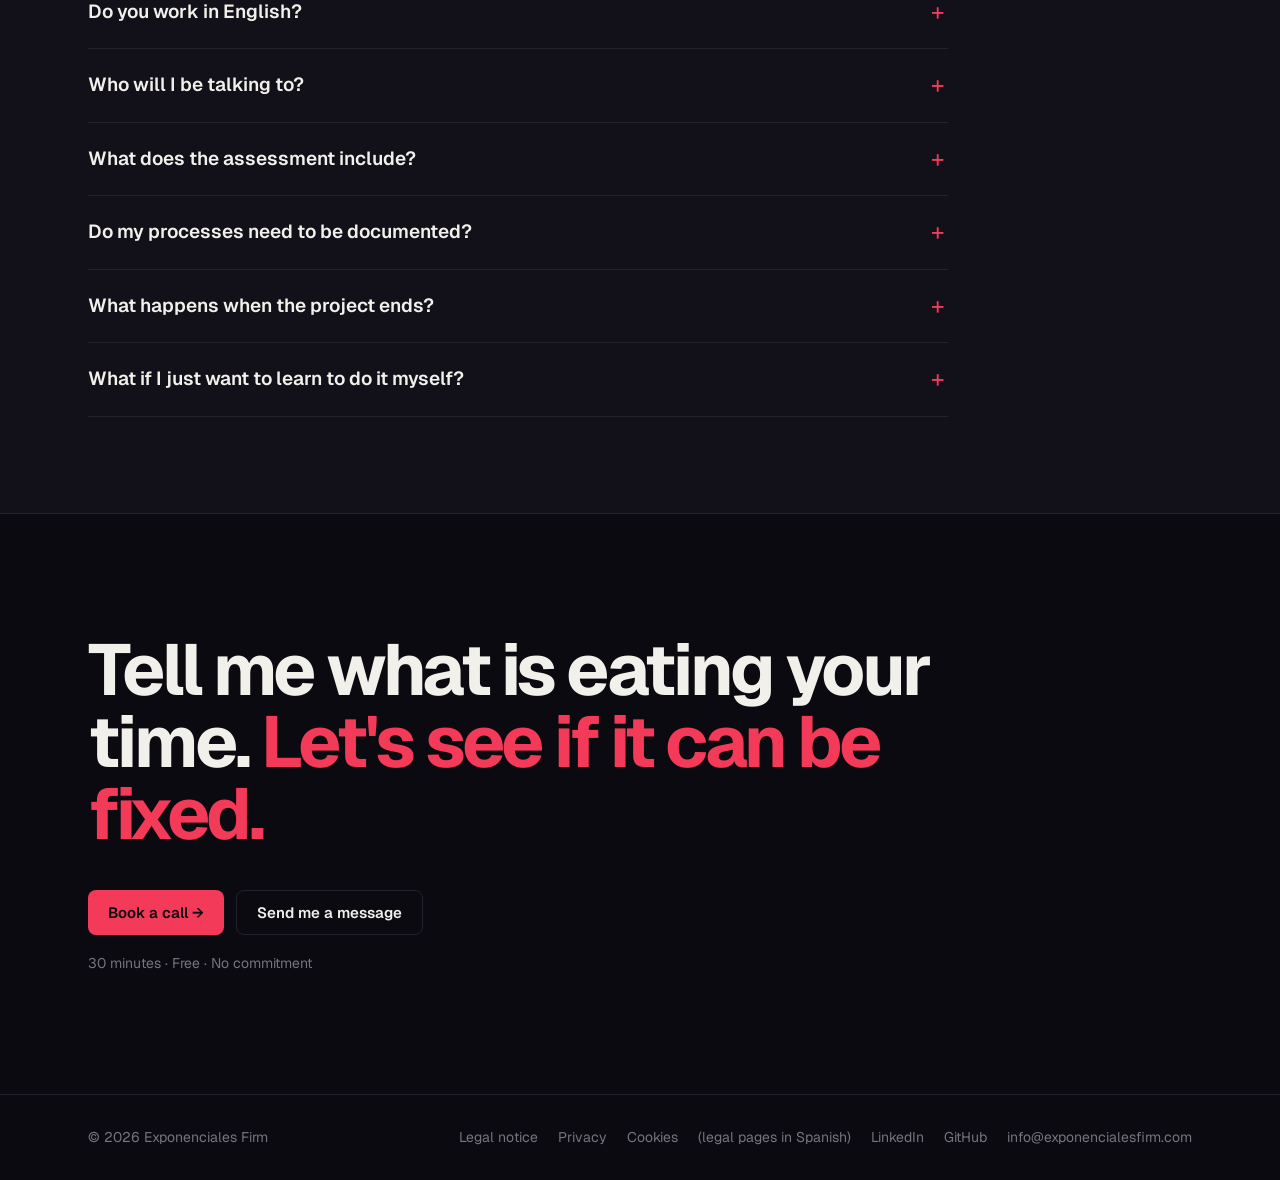
<file: en/index.html>
<!doctype html>
<html lang="en">
<head>
<meta charset="utf-8">
<meta name="viewport" content="width=device-width, initial-scale=1">
<title>CRM, HubSpot &amp; AI Consultant for B2B | Exponenciales Firm</title>
<meta name="description" content="CRM, automation and AI consulting for B2B companies. HubSpot, Salesforce, n8n and AI agents, with no agency in between. Book a free call.">
<link rel="icon" type="image/png" sizes="32x32" href="/favicon-32.png">
<link rel="icon" type="image/png" sizes="512x512" href="/favicon-512.png">
<link rel="apple-touch-icon" href="/apple-touch-icon.png">
<meta name="theme-color" content="#0B0A10">
<meta name="author" content="Juanjo Lazcano">
<link rel="canonical" href="https://exponencialesfirm.com/en/">
<link rel="alternate" hreflang="es" href="https://exponencialesfirm.com/">
<link rel="alternate" hreflang="en" href="https://exponencialesfirm.com/en/">
<link rel="alternate" hreflang="x-default" href="https://exponencialesfirm.com/">
<meta property="og:type" content="website">
<meta property="og:locale" content="en_US">
<meta property="og:site_name" content="Exponenciales Firm">
<meta property="og:url" content="https://exponencialesfirm.com/en/">
<meta property="og:title" content="Your CRM, your marketing and AI, working together">
<meta property="og:description" content="CRM, automation and AI for B2B companies. No agency in between: you talk directly to the person who builds it.">
<meta property="og:image" content="https://exponencialesfirm.com/compartir-en.jpg">
<meta property="og:image:width" content="1200">
<meta property="og:image:height" content="630">
<meta name="twitter:card" content="summary_large_image">
<link rel="preconnect" href="https://fonts.googleapis.com">
<link href="https://fonts.googleapis.com/css2?family=Geist:wght@400;500;600;700&family=Geist+Mono:wght@500&display=swap" rel="stylesheet">
<style>
  :root{
    --bg:#0B0A10; --bg-2:#121019; --line:#24212D; --text:#F2F0EB; --text-2:#A9A5B3; --text-3:#77737F;
    --coral:#F43A59;
  }
  *{box-sizing:border-box;margin:0;padding:0}
  html{scroll-behavior:smooth}
  @media (prefers-reduced-motion:reduce){html{scroll-behavior:auto}}
  body{font-family:"Geist",system-ui,sans-serif;background:var(--bg);color:var(--text);-webkit-font-smoothing:antialiased;line-height:1.5}
  a{color:inherit;text-decoration:none}
  :focus-visible{outline:2px solid var(--text);outline-offset:3px;border-radius:4px}
  .wrap{max-width:1200px;margin:0 auto;padding:0 48px}
  .mono{font-family:"Geist Mono",ui-monospace,monospace;font-size:12px;letter-spacing:1.2px;text-transform:uppercase;color:var(--text-3)}
  .kicker{margin-bottom:24px}

  nav{display:flex;align-items:center;justify-content:space-between;padding:20px 0;border-bottom:1px solid var(--line)}
  nav img{height:72px;margin:-14px 0 -14px -14px;filter:brightness(0) invert(1)}
  nav ul{display:flex;gap:32px;list-style:none;font-size:15px;color:var(--text-2)}
  .nav-right{display:flex;align-items:center;gap:20px}
  .lang{display:flex;gap:8px;font:500 12px/1 "Geist Mono",ui-monospace,monospace;letter-spacing:1px;color:var(--text-3)}
  .lang a:hover,.lang a[aria-current]{color:var(--text)}
  nav ul a:hover{color:var(--text)}
  .btn{display:inline-flex;align-items:center;gap:8px;font:600 15px/1 "Geist",sans-serif;padding:14px 20px;border-radius:8px;transition:transform .15s}
  .btn:hover{transform:translateY(-1px)}
  @media (prefers-reduced-motion:reduce){.btn{transition:none}.btn:hover{transform:none}}
  .btn--coral{background:var(--coral);color:#0B0A10}
  .btn--ghost{border:1px solid var(--line);color:var(--text)}

  section{padding:96px 0}
  .alt{background:var(--bg-2);border-top:1px solid var(--line);border-bottom:1px solid var(--line)}
  h2{font-weight:700;font-size:56px;line-height:1;letter-spacing:-2.5px;max-width:820px}
  h2 span{color:var(--coral)}
  .intro{font-size:19px;color:var(--text-2);max-width:620px;margin-top:20px}
  .intro a{color:var(--text);text-decoration:underline;text-underline-offset:3px}

  /* Hero */
  .hero{padding:96px 0 64px}
  .hero .mono{color:var(--coral);margin-bottom:28px}
  h1{font-weight:700;font-size:92px;line-height:.95;letter-spacing:-4.5px;max-width:1000px}
  h1 span{color:var(--text-3)}
  .lede{font-size:20px;line-height:1.55;color:var(--text-2);max-width:600px;margin:32px 0 40px}
  .ctas{display:flex;gap:12px;flex-wrap:wrap}
  .micro{margin-top:18px;font-size:14px;color:var(--text-3)}

  /* Cifras */
  .stats{display:grid;grid-template-columns:repeat(3,1fr);border-top:1px solid var(--line)}
  .stats > div{padding:28px 32px 36px 0}
  .stats > div + div{padding-left:32px;border-left:1px solid var(--line)}
  .stats b{display:block;font-weight:700;font-size:48px;letter-spacing:-2px;line-height:1}
  .stats p{color:var(--text-2);font-size:15px;margin-top:10px;max-width:260px}

  /* Clientes */
  .clients{padding:40px 0;border-top:1px solid var(--line)}
  .clients ul{list-style:none;display:grid;grid-template-columns:repeat(5,1fr);gap:8px 24px;margin-top:24px}
  .clients li{display:flex;align-items:center;justify-content:center;height:76px}
  .clients img{display:block;height:var(--h);width:auto;max-width:100%;object-fit:contain;filter:brightness(0) invert(1);opacity:.72}
  @media (max-width:860px){.clients ul{grid-template-columns:repeat(3,1fr)}.clients li{height:64px}.clients img{height:calc(var(--h) * .82)}}
  @media (max-width:520px){.clients ul{grid-template-columns:repeat(2,1fr);gap:4px 16px}}

  /* Filas numeradas */
  .rows{list-style:none;display:grid;grid-template-columns:1fr 1fr;gap:0 48px;margin-top:48px}
  .rows li{padding:22px 0;border-top:1px solid var(--line);display:flex;gap:18px;font-size:18px;color:var(--text-2)}
  .rows li .mono{padding-top:5px;flex:none}

  /* Servicios */
  .services{margin-top:48px;border-top:1px solid var(--line)}
  .service{display:grid;grid-template-columns:80px 1fr 1.2fr;gap:32px;padding:32px 0;border-bottom:1px solid var(--line);align-items:start}
  .service h3{font-weight:700;font-size:28px;letter-spacing:-.9px;line-height:1.1}
  .service p{color:var(--text-2);font-size:17px}
  .service .tools{margin-top:12px;font-size:14px;color:var(--text-3)}
  .service a{color:var(--coral);font-weight:600;font-size:15px;display:inline-block;margin-top:12px}

  /* Dos formas */
  .modes{display:grid;grid-template-columns:1fr 1fr;gap:16px;margin-top:48px}
  .mode{border:1px solid var(--line);border-radius:14px;padding:36px;background:var(--bg)}
  .mode h3{font-weight:700;font-size:30px;letter-spacing:-1px;margin:14px 0 10px}
  .mode p{color:var(--text-2);font-size:17px}
  .mode a{color:var(--coral);font-weight:600;font-size:15px;display:inline-block;margin-top:18px}

  /* Proyectos */
  .projects{display:grid;grid-template-columns:1fr 1fr;gap:16px;margin-top:56px}
  .project{border:1px solid var(--line);border-radius:14px;padding:32px;display:flex;flex-direction:column}
  .project h3{font-weight:700;font-size:24px;letter-spacing:-.7px;line-height:1.15;margin:14px 0 20px}
  .shot{margin:0 0 20px;border:1px solid var(--line);border-radius:10px;overflow:hidden;background:var(--bg)}
  .shot .bar{display:flex;align-items:center;gap:6px;padding:9px 12px;border-bottom:1px solid var(--line);font:500 11px/1 "Geist Mono",monospace;color:var(--text-3)}
  .shot .bar i{width:8px;height:8px;border-radius:50%;background:var(--line)}
  .shot .bar span{margin-left:6px}
  .shot a{display:block}
  .shot img{display:block;width:100%;height:auto;aspect-ratio:16/9;object-fit:cover;object-position:left top;filter:brightness(.8) saturate(.9);transition:filter .25s}
  .shot img.der{object-position:right top}
  .project:hover .shot img,.shot a:focus-visible img{filter:none}
  @media (prefers-reduced-motion:reduce){.shot img{transition:none}}
  .shot a:focus-visible{outline:2px solid var(--coral);outline-offset:-2px}
  .flow{margin:0 0 8px}
  .flow figcaption{font:500 11px/1 "Geist Mono",monospace;letter-spacing:1px;text-transform:uppercase;color:var(--text-3);margin-bottom:10px}
  .flow ol{list-style:none;display:flex;align-items:stretch;border:1px solid var(--line);border-radius:10px;background:var(--bg);padding:12px}
  .flow li{flex:1;min-width:0;border:1px solid var(--line);border-radius:8px;padding:12px 12px 13px;position:relative}
  .flow li + li{margin-left:30px}
  .flow li + li::before{content:"→";position:absolute;left:-23px;top:50%;transform:translateY(-50%);font:500 14px/1 "Geist Mono",monospace;color:var(--text-3)}
  .flow li.sync::before{content:"⇄"}
  .flow b{display:block;font:500 11px/1.3 "Geist Mono",monospace;letter-spacing:.8px;text-transform:uppercase;color:var(--text)}
  .flow span{display:block;font-size:13px;line-height:1.35;color:var(--text-2);margin-top:6px}
  .flow li.key{border-color:var(--coral)}
  .flow li.key b{color:var(--coral)}
  @media (max-width:560px){
    .flow ol{flex-direction:column}
    .flow li + li{margin-left:0;margin-top:28px}
    .flow li + li::before{content:"↓";left:50%;top:-21px;transform:translateX(-50%)}
    .flow li.sync::before{content:"⇅"}
  }
  .project dl{flex:1}
  .project dt{font-family:"Geist Mono",monospace;font-size:11px;letter-spacing:1px;text-transform:uppercase;color:var(--text-3);margin-top:14px}
  .project dd{color:var(--text-2);font-size:16px;margin-top:4px}
  .project dd.result{color:var(--text);font-weight:600}
  .stack{display:flex;flex-wrap:wrap;gap:6px;margin-top:24px;padding-top:20px;border-top:1px solid var(--line)}
  .stack span{font:500 11px/1 "Geist Mono",monospace;letter-spacing:.6px;text-transform:uppercase;color:var(--text-2);border:1px solid var(--line);border-radius:4px;padding:6px 8px}

  /* Pasos */
  .steps{display:grid;grid-template-columns:repeat(3,1fr);border-top:1px solid var(--line);margin-top:48px}
  .steps > div{padding:28px 32px 0 0}
  .steps > div + div{padding-left:32px;border-left:1px solid var(--line)}
  .steps h3{font-weight:600;font-size:20px;margin:12px 0 8px}
  .steps p{color:var(--text-2);font-size:16px}

  /* Quién soy */
  .about{display:grid;grid-template-columns:.7fr 1.3fr;gap:64px;align-items:center}
  .photo{aspect-ratio:4/5;border-radius:14px;overflow:hidden;border:1px solid var(--line);background:#fff}
  .photo img{width:100%;height:100%;object-fit:cover;object-position:50% 20%;display:block}
  .about p{font-size:19px;color:var(--text-2);margin-top:20px;max-width:620px}
  .about p.strong{color:var(--text);font-weight:600}
  .path{list-style:none;margin-top:28px;border-top:1px solid var(--line);max-width:620px}
  .path li{display:flex;justify-content:space-between;gap:24px;padding:14px 0;border-bottom:1px solid var(--line);font-size:16px;color:var(--text-2)}
  .path li b{color:var(--text);font-weight:600}

  /* FAQ */
  .faq{margin-top:48px;max-width:860px}
  .faq details{border-top:1px solid var(--line)}
  .faq details:last-child{border-bottom:1px solid var(--line)}
  .faq summary{list-style:none;cursor:pointer;padding:22px 40px 22px 0;font-size:19px;font-weight:600;position:relative}
  .faq summary::-webkit-details-marker{display:none}
  .faq summary::after{content:"+";position:absolute;right:4px;top:18px;font-size:24px;font-weight:400;color:var(--coral)}
  .faq details[open] summary::after{content:"−"}
  .faq details p{padding:0 40px 24px 0;color:var(--text-2);font-size:17px}

  .final{padding:120px 0}
  .final h2{font-size:72px;letter-spacing:-3.5px;max-width:900px}
  .final .ctas{margin-top:40px}

  footer{border-top:1px solid var(--line);padding:32px 0;font-size:14px;color:var(--text-3)}
  footer .wrap{display:flex;justify-content:space-between;gap:16px;flex-wrap:wrap}
  footer .legal{display:flex;gap:8px 20px;flex-wrap:wrap}
  footer a:hover{color:var(--text)}
  button.btn{cursor:pointer}
  button.btn--ghost{background:transparent}
  button.btn--coral{border:0}
  .contact-form{margin-top:48px;padding-top:32px;border-top:1px solid var(--line);max-width:620px;scroll-margin-top:24px}
  .contact-form[hidden]{display:none}
  .hsf{display:grid;grid-template-columns:1fr 1fr;gap:18px 16px;margin-top:20px}
  .hsf .full{grid-column:1/-1}
  .hsf label{display:block;font-size:14px;font-weight:500;color:var(--text-2);margin-bottom:8px}
  .hsf label i{font-style:normal;color:var(--coral)}
  .hsf input[type=text],.hsf input[type=email],.hsf input[type=tel],.hsf textarea{width:100%;font:400 16px/1.4 "Geist",system-ui,sans-serif;color:var(--text);background:var(--bg-2);border:1px solid var(--line);border-radius:8px;padding:13px 14px}
  .hsf textarea{min-height:120px;resize:vertical;display:block}
  .hsf input:focus-visible,.hsf textarea:focus-visible{outline:2px solid var(--coral);outline-offset:1px;border-color:transparent}
  .hsf ::placeholder{color:var(--text-3)}
  .hsf .consent{display:flex;gap:10px;align-items:flex-start;font-size:14px;font-weight:400;color:var(--text-2);margin:0}
  .hsf .consent input{margin-top:3px;accent-color:var(--coral);width:16px;height:16px;flex:none}
  .hsf .consent a{color:var(--text);text-decoration:underline;text-underline-offset:3px}
  .hsf .trap{position:absolute;left:-9999px;width:1px;height:1px;overflow:hidden}
  .hsf-status{font-size:15px;margin-top:12px;color:var(--text-2);min-height:1.4em}
  .hsf-status[data-tipo="error"]{color:#FF8A9A}
  .hsf-ok{margin-top:20px;padding:22px 24px;border:1px solid var(--line);border-radius:12px;font-size:17px;color:var(--text);max-width:620px}
  @media (max-width:560px){.hsf{grid-template-columns:1fr}}
  .final .micro a{color:var(--text-2);text-decoration:underline;text-underline-offset:3px}

  @media (max-width:860px){
    .wrap{padding:0 20px}
    nav ul{display:none}
    nav .btn{padding:12px 14px;font-size:14px}
    .nav-right{gap:12px}
    section{padding:64px 0}
    .hero{padding:56px 0 40px}
    h1{font-size:48px;letter-spacing:-2px}
    h2{font-size:36px;letter-spacing:-1.2px}
    .final h2{font-size:44px;letter-spacing:-1.8px}
    .stats,.steps{grid-template-columns:1fr}
    .stats > div,.stats > div + div,.steps > div,.steps > div + div{padding:24px 0;border-left:0;border-bottom:1px solid var(--line)}
    .rows,.modes,.projects,.about{grid-template-columns:1fr}
    .service{grid-template-columns:1fr;gap:10px}
    .about{gap:32px}
    .photo{max-width:320px}
    .mode,.project{padding:24px}
    .path li{flex-direction:column;gap:2px}
  }
</style>
<script type="application/ld+json" id="datos-estructurados">
{
 "@context": "https://schema.org",
 "@graph": [
  {
   "@type": "WebPage",
   "@id": "https://exponencialesfirm.com/en/#pagina",
   "url": "https://exponencialesfirm.com/en/",
   "name": "CRM, HubSpot & AI Consultant for B2B",
   "inLanguage": "en",
   "about": {
    "@id": "https://exponencialesfirm.com/#negocio"
   }
  },
  {
   "@type": "ProfessionalService",
   "@id": "https://exponencialesfirm.com/#negocio",
   "name": "Exponenciales Firm",
   "url": "https://exponencialesfirm.com/en/",
   "logo": "https://exponencialesfirm.com/favicon-512.png",
   "image": "https://exponencialesfirm.com/compartir-en.jpg",
   "description": "CRM, automation and AI consulting for B2B companies: HubSpot, Salesforce, n8n and AI agents.",
   "email": "info@exponencialesfirm.com",
   "telephone": "+34 662 294 412",
   "founder": {
    "@id": "https://exponencialesfirm.com/#juanjo"
   },
   "areaServed": [
    "ES",
    "CL",
    "Latin America"
   ],
   "availableLanguage": [
    "es",
    "en"
   ],
   "knowsAbout": [
    "CRM",
    "HubSpot",
    "Salesforce",
    "n8n",
    "AI agents",
    "Claude Code"
   ],
   "potentialAction": {
    "@type": "ReserveAction",
    "target": "https://exponenciales-agenda.vercel.app/juanjo/exploracion",
    "name": "Book a call"
   }
  },
  {
   "@type": "Person",
   "@id": "https://exponencialesfirm.com/#juanjo",
   "name": "Juanjo Lazcano",
   "alternateName": "Juan JosÃ© Lazcano",
   "jobTitle": "CRM, Automation & AI Consultant",
   "url": "https://exponencialesfirm.com/en/",
   "image": "https://exponencialesfirm.com/juanjo-lazcano.jpg",
   "email": "info@exponencialesfirm.com",
   "knowsLanguage": [
    "es",
    "en"
   ],
   "knowsAbout": [
    "CRM",
    "HubSpot",
    "Salesforce",
    "n8n",
    "Revenue Operations",
    "AI agents",
    "Claude Code",
    "Marketing automation"
   ],
   "sameAs": [
    "https://www.linkedin.com/in/juanjoselazcano",
    "https://github.com/juanjolaz90"
   ],
   "worksFor": {
    "@id": "https://exponencialesfirm.com/#negocio"
   }
  },
  {
   "@type": "FAQPage",
   "@id": "https://exponencialesfirm.com/en/#faq",
   "inLanguage": "en",
   "mainEntity": [
    {
     "@type": "Question",
     "name": "Do you only work with HubSpot?",
     "acceptedAnswer": {
      "@type": "Answer",
      "text": "No. HubSpot is my specialty, but I also work with Salesforce, Dynamics and GoHighLevel. I don't sell you a tool: I help you with the one you already have."
     }
    },
    {
     "@type": "Question",
     "name": "Do you work in English?",
     "acceptedAnswer": {
      "@type": "Answer",
      "text": "Yes. I work remotely, in English and Spanish, with companies in Spain, Latin America and elsewhere, and I arrange schedules so that they overlap."
     }
    },
    {
     "@type": "Question",
     "name": "Who will I be talking to?",
     "acceptedAnswer": {
      "@type": "Answer",
      "text": "Me. The person on the first call is the one who designs and builds the project."
     }
    },
    {
     "@type": "Question",
     "name": "What does the assessment include?",
     "acceptedAnswer": {
      "@type": "Answer",
      "text": "Four deliverables: 1) Your processes mapped in BPMN, the standard notation for business processes. 2) The improvement opportunities: where an automation, an AI agent or a change of tool makes sense, and where it doesn’t. 3) A security recommendation for each opportunity, so it can be implemented without opening new risks. 4) A roadmap in 3 to 4 phases: what to do this month, next month and the ones after. With that, you decide. If you want me to implement it, we start from that roadmap."
     }
    },
    {
     "@type": "Question",
     "name": "Do my processes need to be documented?",
     "acceptedAnswer": {
      "@type": "Answer",
      "text": "No. Every company has processes: the way it sells, delivers or serves a customer. It’s normal for them not to be written down, and mapping them is exactly the first step. Seeing clearly how your business works is worth it on its own."
     }
    },
    {
     "@type": "Question",
     "name": "What happens when the project ends?",
     "acceptedAnswer": {
      "@type": "Answer",
      "text": "Everything is documented and your team is trained to use it. If you want to keep improving it afterwards, we talk."
     }
    },
    {
     "@type": "Question",
     "name": "What if I just want to learn to do it myself?",
     "acceptedAnswer": {
      "@type": "Answer",
      "text": "Then we work on it together, on your own case. My Claude Code training for individuals is currently delivered in Spanish."
     }
    }
   ]
  }
 ]
}
</script>
</head>
<body>

<div class="wrap">
  <nav aria-label="Main">
    <a href="/en/"><img src="/Logo Exponenciales.png" alt="Exponenciales Firm, home"></a>
    <ul>
      <li><a href="#services">Services</a></li>
      <li><a href="#projects">Projects</a></li>
      <li><a href="#about">About</a></li>
    </ul>
    <div class="nav-right">
      <div class="lang" aria-label="Language"><a href="/" lang="es">ES</a><a href="/en/" aria-current="true" lang="en">EN</a></div>
      <a class="btn btn--coral" href="#write" data-abrir-form aria-controls="contact-form">Contact</a>
    </div>
  </nav>

  <header class="hero">
    <p class="mono">CRM, automation and AI for B2B companies</p>
    <h1>Your CRM, your marketing and AI, <span>working together.</span></h1>
    <p class="lede">I design and deploy processes, integrations and AI agents on top of your CRM. No agency in between: you talk directly to the person who builds it.</p>
    <div class="ctas">
      <a class="btn btn--coral" href="https://exponenciales-agenda.vercel.app/juanjo/exploracion" target="_blank" rel="noopener">Book a call →</a>
      <a class="btn btn--ghost" href="#projects">See projects</a>
    </div>
    <p class="micro">30 minutes · Free · Remote, in English or Spanish</p>
  </header>

  <div class="stats">
    <div><b>9+ years</b><p>connecting marketing, sales and customer service on the CRM</p></div>
    <div><b>6 → 1</b><p>people to handle 2,700 queries a month, with an AI chatbot</p></div>
    <div><b>−20%</b><p>shorter sales cycle after redesigning a sales pipeline</p></div>
  </div>

  <div class="clients">
    <p class="mono">They have trusted my work</p>
    <ul>
      <li><img src="/logos/moodys.png" alt="Moody's" style="--h:28px"></li>
      <li><img src="/logos/onedirect.png" alt="Onedirect" style="--h:25px"></li>
      <li><img src="/logos/refruiting.svg" alt="Refruiting" style="--h:30px"></li>
      <li><img src="/logos/icr.png" alt="ICR Chile" style="--h:40px;filter:invert(1) grayscale(1) brightness(1.5)"></li>
      <li><img src="/logos/cp.webp" alt="C&amp;P" style="--h:46px"></li>
      <li><img src="/logos/surglobal-odorox.png" alt="SurGlobal Odorox" style="--h:22px;filter:none"></li>
      <li><img src="/logos/monest-capital.svg" alt="Monest Capital" style="--h:40px"></li>
      <li><img src="/logos/edebe.svg" alt="Edebé" style="--h:34px"></li>
      <li><img src="/logos/regenera.webp" alt="Regenera Health" style="--h:44px;filter:none"></li>
      <li><img src="/logos/wipple.webp" alt="Wipple" style="--h:62px"></li>
    </ul>
  </div>
</div>

<section class="alt" aria-labelledby="t-familiar">
  <div class="wrap">
    <p class="mono kicker">01 / Sound familiar?</p>
    <h2 id="t-familiar">The CRM works. <span>Keeping it useful has become another job.</span></h2>
    <ul class="rows">
      <li><span class="mono">01</span>Sales and marketing bring different numbers to the same meeting.</li>
      <li><span class="mono">02</span>The CRM is paid for, but the team still works in spreadsheets.</li>
      <li><span class="mono">03</span>Your sales reps lose hours updating records after every call.</li>
      <li><span class="mono">04</span>The same data gets entered twice: in the ERP and in the CRM.</li>
      <li><span class="mono">05</span>There are automations nobody remembers creating, or what they do.</li>
      <li><span class="mono">06</span>You want to use AI, but you don't know where it saves time and where it is just noise.</li>
    </ul>
  </div>
</section>

<section id="services" aria-labelledby="t-services">
  <div class="wrap">
    <p class="mono kicker">02 / Services</p>
    <h2 id="t-services">What I do, <span>from start to finish.</span></h2>
    <div class="services">
      <div class="service">
        <p class="mono">01</p>
        <h3>CRM</h3>
        <div>
          <p>Full implementation and optimization: data model, pipelines, migration, data quality and reporting you can trace back to the source.</p>
          <p class="tools">HubSpot · Salesforce · Dynamics · GoHighLevel</p>
        </div>
      </div>
      <div class="service">
        <p class="mono">02</p>
        <h3>Automation and integrations</h3>
        <div>
          <p>I connect the CRM to the rest of the business so it stops being an isolated system: ERP, payments, forms and internal tools. Customers, orders and invoicing with no duplicate data entry.</p>
          <p class="tools">n8n · REST APIs · Webhooks · CRM–ERP integrations</p>
        </div>
      </div>
      <div class="service">
        <p class="mono">03</p>
        <h3>Applied AI</h3>
        <div>
          <p>Agents that do real work: they classify leads, enrich data, generate quotes and resolve customer queries. Connected to your CRM, not sitting in a separate tab.</p>
          <p class="tools">AI agents · LLM · MCP · Claude Code</p>
        </div>
      </div>
      <div class="service">
        <p class="mono">04</p>
        <h3>Training</h3>
        <div>
          <p>I train your team on everything I build, so they actually use it. I also run 1:1 and small-group sessions to learn Claude Code from scratch, on your own real case.</p>
          <a href="/formacion">See the Claude Code training (in Spanish) →</a>
        </div>
      </div>
    </div>

    <div class="modes">
      <div class="mode">
        <p class="mono">Option A</p>
        <h3>I do it for you</h3>
        <p>You tell me the problem. I design it, build it, and leave it running and documented. Your team gets the training to use it.</p>
        <a href="https://exponenciales-agenda.vercel.app/juanjo/exploracion" target="_blank" rel="noopener">Book a call →</a>
      </div>
      <div class="mode">
        <p class="mono">Option B</p>
        <h3>We do it together</h3>
        <p>You want to learn to do it yourself. We work on your case, on your screen, until you can do it on your own.</p>
        <a href="https://exponenciales-agenda.vercel.app/juanjo/exploracion" target="_blank" rel="noopener">Book a call →</a>
      </div>
    </div>
  </div>
</section>

<section class="alt" id="projects" aria-labelledby="t-projects">
  <div class="wrap">
    <p class="mono kicker">03 / Projects</p>
    <h2 id="t-projects">Fewer promises. <span>More things built.</span></h2>
    <p class="intro">A sample of what I have designed and put into production. Some of the code is published on <a href="https://github.com/juanjolaz90/n8n-workflows" target="_blank" rel="noopener">GitHub</a>.</p>

    <div class="projects">
      <article class="project">
        <p class="mono">Onedirect</p>
        <h3>CRM–ERP integration</h3>
        <figure class="shot">
          <div class="bar"><i></i><i></i><i></i><span>n8n · rebuilt with sample data</span></div>
          <img src="/proyectos/onedirect-crm-erp-n8n.jpg" width="1184" height="666" loading="lazy" alt="n8n workflow that syncs customers, orders and invoices between the ERP and the CRM in both directions (rebuilt with sample data)">
        </figure>
        <figure class="flow">
          <figcaption>Flow diagram</figcaption>
          <ol>
            <li><b>ERP</b><span>Customers, orders and invoices</span></li>
            <li class="key sync"><b>Integration</b><span>Keeps both systems in sync</span></li>
            <li class="sync"><b>CRM</b><span>A complete record for sales</span></li>
          </ol>
        </figure>
        <dl>
          <dt>Problem</dt><dd>The CRM lived apart from the ERP, and data was entered twice.</dd>
          <dt>What I built</dt><dd>An integration that syncs customers, orders and invoicing between both systems.</dd>
          <dt>Result</dt><dd class="result">The CRM stopped being an isolated system: no duplicate data entry.</dd>
        </dl>
        <div class="stack"><span>CRM</span><span>ERP</span><span>REST APIs</span><span>Webhooks</span></div>
      </article>

      <article class="project">
        <p class="mono">Refruiting</p>
        <h3>AI chatbot for customer service</h3>
        <figure class="shot">
          <div class="bar" aria-hidden="true"><i></i><i></i><i></i><span>refruiting.com</span></div>
          <a href="https://www.refruiting.com/" target="_blank" rel="noopener" aria-label="See the site: refruiting.com"><img src="/proyectos/refruiting-chatbot.jpg" class="der" width="1184" height="538" loading="lazy" alt="Refruiting website with the AI chatbot open"></a>
        </figure>
        <figure class="flow">
          <figcaption>Flow diagram</figcaption>
          <ol>
            <li><b>Query</b><span>Comes in by chat or email</span></li>
            <li class="key"><b>AI chatbot</b><span>Resolves, categorizes or routes</span></li>
            <li><b>HubSpot</b><span>Categorized ticket or lead for sales</span></li>
          </ol>
        </figure>
        <dl>
          <dt>Problem</dt><dd>6 people handled around 2,700 queries a month by hand: reading, classifying and routing each one.</dd>
          <dt>What I built</dt><dd>An AI chatbot connected to HubSpot that answers frequent questions on its own, categorizes every query and routes sales opportunities to the sales team.</dd>
          <dt>Result</dt><dd class="result">From 6 people to 1 who oversees the chatbot.</dd>
        </dl>
        <div class="stack"><span>HubSpot</span><span>OpenAI</span><span>n8n</span><span>Chatbot</span></div>
      </article>

      <article class="project">
        <p class="mono">SurGlobal Odorox</p>
        <h3>New website and automated agents</h3>
        <figure class="shot">
          <div class="bar" aria-hidden="true"><i></i><i></i><i></i><span>odorox.cl</span></div>
          <a href="https://odorox.cl/" target="_blank" rel="noopener" aria-label="See the site: odorox.cl"><img src="/proyectos/surglobal-odorox-web.jpg" width="1184" height="666" loading="lazy" alt="Screenshot of the SurGlobal Odorox website (odorox.cl), built with Claude Code"></a>
        </figure>
        <figure class="flow">
          <figcaption>Flow diagram</figcaption>
          <ol>
            <li><b>Request</b><span>A customer asks for a quote</span></li>
            <li class="key"><b>Agent</b><span>Gathers the data and builds it</span></li>
            <li><b>Quote</b><span>Ready to review and send</span></li>
          </ol>
        </figure>
        <dl>
          <dt>Problem</dt><dd>They needed a new website, and quotes and sales data were prepared by hand.</dd>
          <dt>What I built</dt><dd>The new website, an agent that generates quotes automatically, and other agents that enrich data.</dd>
          <dt>Result</dt><dd class="result">Website live, and quotes that generate themselves.</dd>
        </dl>
        <div class="stack"><span>Claude Code</span><span>AI agents</span><span>HubSpot</span><span>WordPress</span></div>
      </article>

      <article class="project">
        <p class="mono">C&amp;P</p>
        <h3>One funnel for sales and marketing</h3>
        <figure class="shot">
          <div class="bar"><i></i><i></i><i></i><span>HubSpot · sales pipeline</span></div>
          <img src="/proyectos/cp-pipeline-hubspot.jpg" width="1184" height="716" loading="lazy" alt="HubSpot sales pipeline board with its stages and deals (people’s names blurred)">
        </figure>
        <figure class="flow">
          <figcaption>Before and after</figcaption>
          <ol>
            <li><b>Before</b><span>Marketing and sales, each with its own funnel</span></li>
            <li class="key"><b>One funnel</b><span>Same stages, same rules</span></li>
            <li><b>After</b><span>The same numbers for everyone</span></li>
          </ol>
        </figure>
        <dl>
          <dt>Problem</dt><dd>Sales and marketing worked with different funnels and different rules.</dd>
          <dt>What I built</dt><dd>A redefined funnel and a single data governance model for both teams.</dd>
          <dt>Result</dt><dd class="result">Both teams look at the same funnel, with the same rules.</dd>
        </dl>
        <div class="stack"><span>CRM</span><span>Revenue Operations</span><span>Data governance</span></div>
      </article>
    </div>
  </div>
</section>

<section aria-labelledby="t-start">
  <div class="wrap">
    <p class="mono kicker">04 / How to start</p>
    <h2 id="t-start">Start with a conversation. <span>It's free.</span></h2>
    <div class="steps">
      <div><p class="mono">01 · Call</p><h3>30 minutes, no cost</h3><p>You tell me where you are, and I tell you honestly whether I can help, and how.</p></div>
      <div><p class="mono">02 · Assessment</p><h3>Your processes, mapped</h3><p>I map how your business works, find where AI and automation add value (and where they don’t), and give you a phased plan, at a fixed price.</p></div>
      <div><p class="mono">03 · Project</p><h3>We build it</h3><p>I implement it, document it and train your team to use it.</p></div>
    </div>
  </div>
</section>

<section class="alt" aria-labelledby="t-judgment">
  <div class="wrap">
    <p class="mono kicker">05 / AI with judgment</p>
    <h2 id="t-judgment">Not everything should be automated. <span>And that's fine.</span></h2>
    <ul class="rows">
      <li><span class="mono">01</span>Decisions that affect a customer or a person are still made by someone on your team.</li>
      <li><span class="mono">02</span>Sensitive data stays where it belongs.</li>
      <li><span class="mono">03</span>Every agent is supervised: you know what it did and why.</li>
      <li><span class="mono">04</span>If a simple automation solves the problem, I won't sell you an agent.</li>
    </ul>
  </div>
</section>

<section id="about" aria-labelledby="t-about">
  <div class="wrap about">
    <figure class="photo"><img src="/juanjo-lazcano.jpg" alt="Juanjo Lazcano, CRM, automation and AI consultant" width="800" height="800" loading="lazy"></figure>
    <div>
      <p class="mono kicker">06 / About</p>
      <h2 id="t-about">I'm Juanjo Lazcano.</h2>
      <p>CRM, automation and AI consultant. For more than 9 years I have connected marketing, sales and customer service on HubSpot and Salesforce, and I have led CRM implementations across several countries.</p>
      <p class="strong">I work from Barcelona with companies in Spain, Latin America and beyond. Available for projects and collaborations.</p>
      <ul class="path">
        <li><b>Independent consultant</b><span>CRM, Automation &amp; AI · since 2025</span></li>
        <li><b>Incept Group</b><span>Global CRM Manager · 2023–2025</span></li>
        <li><b>Cegid</b><span>CRM Project Manager · 2021–2023</span></li>
        <li><b>Education</b><span>AI at ISDI · Digital Business at The Valley · Master's at the University of Barcelona</span></li>
      </ul>
    </div>
  </div>
</section>

<section class="alt" aria-labelledby="t-faq">
  <div class="wrap">
    <p class="mono kicker">07 / Frequently asked questions</p>
    <h2 id="t-faq">Before the call.</h2>
    <div class="faq">
      <details><summary>Do you only work with HubSpot?</summary><p>No. HubSpot is my specialty, but I also work with Salesforce, Dynamics and GoHighLevel. I don't sell you a tool: I help you with the one you already have.</p></details>
      <details><summary>Do you work in English?</summary><p>Yes. I work remotely, in English and Spanish, with companies in Spain, Latin America and elsewhere, and I arrange schedules so that they overlap.</p></details>
      <details><summary>Who will I be talking to?</summary><p>Me. The person on the first call is the one who designs and builds the project.</p></details>
      <details><summary>What does the assessment include?</summary><p>Four deliverables:<br>1) Your processes mapped in BPMN, the standard notation for business processes.<br>2) The improvement opportunities: where an automation, an AI agent or a change of tool makes sense, and where it doesn’t.<br>3) A security recommendation for each opportunity, so it can be implemented without opening new risks.<br>4) A roadmap in 3 to 4 phases: what to do this month, next month and the ones after.<br>With that, you decide. If you want me to implement it, we start from that roadmap.</p></details>
      <details><summary>Do my processes need to be documented?</summary><p>No. Every company has processes: the way it sells, delivers or serves a customer. It’s normal for them not to be written down, and mapping them is exactly the first step. Seeing clearly how your business works is worth it on its own.</p></details>
      <details><summary>What happens when the project ends?</summary><p>Everything is documented and your team is trained to use it. If you want to keep improving it afterwards, we talk.</p></details>
      <details><summary>What if I just want to learn to do it myself?</summary><p>Then we work on it together, on your own case. My Claude Code training for individuals is currently delivered in Spanish.</p></details>
    </div>
  </div>
</section>

<section class="final" id="contact" aria-labelledby="t-final">
  <div class="wrap">
    <h2 id="t-final">Tell me what is eating your time. <span>Let's see if it can be fixed.</span></h2>
    <div class="ctas">
      <a class="btn btn--coral" href="https://exponenciales-agenda.vercel.app/juanjo/exploracion" target="_blank" rel="noopener">Book a call →</a>
      <button class="btn btn--ghost" type="button" data-abrir-form aria-controls="contact-form" aria-expanded="false">Send me a message</button>
    </div>
    <p class="micro">30 minutes · Free · No commitment</p>

    <div class="contact-form" id="contact-form" hidden>
      <p class="mono">Contact form</p>
      <form class="hsf" data-hs-form novalidate data-ok="Thank you. I got your message and will reply by email." data-error="It could not be sent. Email me at info@exponencialesfirm.com." data-falta="Please fill in the fields marked with *." data-correo="Please check the email address." data-acepta="Please accept the privacy policy." data-enviando="Sending…">
        <div><label for="c-nombre">First name <i>*</i></label><input id="c-nombre" name="firstname" type="text" autocomplete="given-name" required></div>
        <div><label for="c-apellido">Last name <i>*</i></label><input id="c-apellido" name="lastname" type="text" autocomplete="family-name" required></div>
        <div><label for="c-correo">Email <i>*</i></label><input id="c-correo" name="email" type="email" autocomplete="email" required></div>
        <div><label for="c-telefono">Phone</label><input id="c-telefono" name="phone" type="tel" autocomplete="tel"></div>
        <div class="full"><label for="c-mensaje">How can I help?</label><textarea id="c-mensaje" name="message" placeholder="Tell me what you need…"></textarea></div>
        <div class="trap" aria-hidden="true"><label>No rellenar <input type="text" name="empresa_web" tabindex="-1" autocomplete="off"></label></div>
        <label class="consent full"><input type="checkbox" name="acepto" required><span>I have read and accept the <a href="/politica-de-privacidad" target="_blank" rel="noopener">privacy policy</a> (in Spanish).</span></label>
        <div class="full"><button class="btn btn--coral" type="submit">Send message</button><p class="hsf-status" role="status" aria-live="polite"></p></div>
      </form>
    </div>
    <noscript><p class="micro">You can also email me at <a href="mailto:info@exponencialesfirm.com">info@exponencialesfirm.com</a>.</p></noscript>
  </div>
</section>

<footer>
  <div class="wrap">
    <span>© 2026 Exponenciales Firm</span>
    <span class="legal"><a href="/aviso-legal">Legal notice</a><a href="/politica-de-privacidad">Privacy</a><a href="/politica-de-cookies">Cookies</a><span>(legal pages in Spanish)</span><a href="https://www.linkedin.com/in/juanjoselazcano" target="_blank" rel="noopener">LinkedIn</a><a href="https://github.com/juanjolaz90" target="_blank" rel="noopener">GitHub</a><a href="mailto:info@exponencialesfirm.com">info@exponencialesfirm.com</a></span>
  </div>
</footer>

<script>
  // Formularios propios: al pulsar enviar, los datos van a un flujo de n8n que crea el contacto en HubSpot.
  (function () {
    var DESTINO = 'https://exponencialesfirm.app.n8n.cloud/webhook/exponenciales-contacto';

    document.querySelectorAll('[data-abrir-form]').forEach(function (b) {
      b.addEventListener('click', function () {
        var bloque = document.getElementById(b.getAttribute('aria-controls'));
        if (!bloque) return;
        bloque.hidden = false;
        b.setAttribute('aria-expanded', 'true');
        bloque.scrollIntoView({ block: 'start' });
        var primero = bloque.querySelector('input:not([tabindex="-1"])');
        if (primero) primero.focus({ preventScroll: true });
      });
    });
    // Desde otras páginas se llega con #write y el formulario se abre solo
    if (location.hash === "#write") { var abrir = document.querySelector("[data-abrir-form]"); if (abrir) abrir.click(); }

    document.querySelectorAll('form[data-hs-form]').forEach(function (f) {
      var estado = f.querySelector('.hsf-status');
      var boton = f.querySelector('button[type=submit]');
      function avisar(texto, tipo) { estado.textContent = texto; estado.setAttribute('data-tipo', tipo || ''); }

      f.addEventListener('submit', function (e) {
        e.preventDefault();
        var d = new FormData(f);
        if (d.get('empresa_web')) return; // campo trampa: solo lo rellenan los robots

        var vacio = [].some.call(f.querySelectorAll('[required]'), function (c) { return c.type !== 'checkbox' && !c.value.trim(); });
        if (vacio) { avisar(f.dataset.falta, 'error'); return; }
        if (!/^[^\s@]+@[^\s@]+\.[^\s@]{2,}$/.test(String(d.get('email')).trim())) { avisar(f.dataset.correo, 'error'); return; }
        if (!f.querySelector('[name=acepto]').checked) { avisar(f.dataset.acepta, 'error'); return; }

        var datos = { tipo: f.dataset.prefijo ? 'lista_espera' : 'contacto', pagina: location.href, referente: document.referrer || '' };
        ['firstname', 'lastname', 'email', 'phone', 'message'].forEach(function (n) {
          var v = String(d.get(n) || '').trim();
          if (v) datos[n] = v;
        });

        boton.disabled = true;
        avisar(f.dataset.enviando, '');
        fetch(DESTINO, {
          method: 'POST',
          headers: { 'Content-Type': 'application/json' },
          body: JSON.stringify(datos)
        }).then(function (r) {
          if (!r.ok) throw new Error(r.status);
          var ok = document.createElement('p');
          ok.className = 'hsf-ok';
          ok.setAttribute('role', 'status');
          ok.textContent = f.dataset.ok;
          f.replaceWith(ok);
        }).catch(function () {
          boton.disabled = false;
          avisar(f.dataset.error, 'error');
        });
      });
    });
  })();
</script>
<!-- Medición de visitas sin cookies (Cloudflare Web Analytics) -->
<script type="module" src="https://static.cloudflareinsights.com/beacon.min.js" data-cf-beacon='{"token": "85f3c69027984bb9aad67e2f564c731e"}'></script>
</body>
</html>
</file>
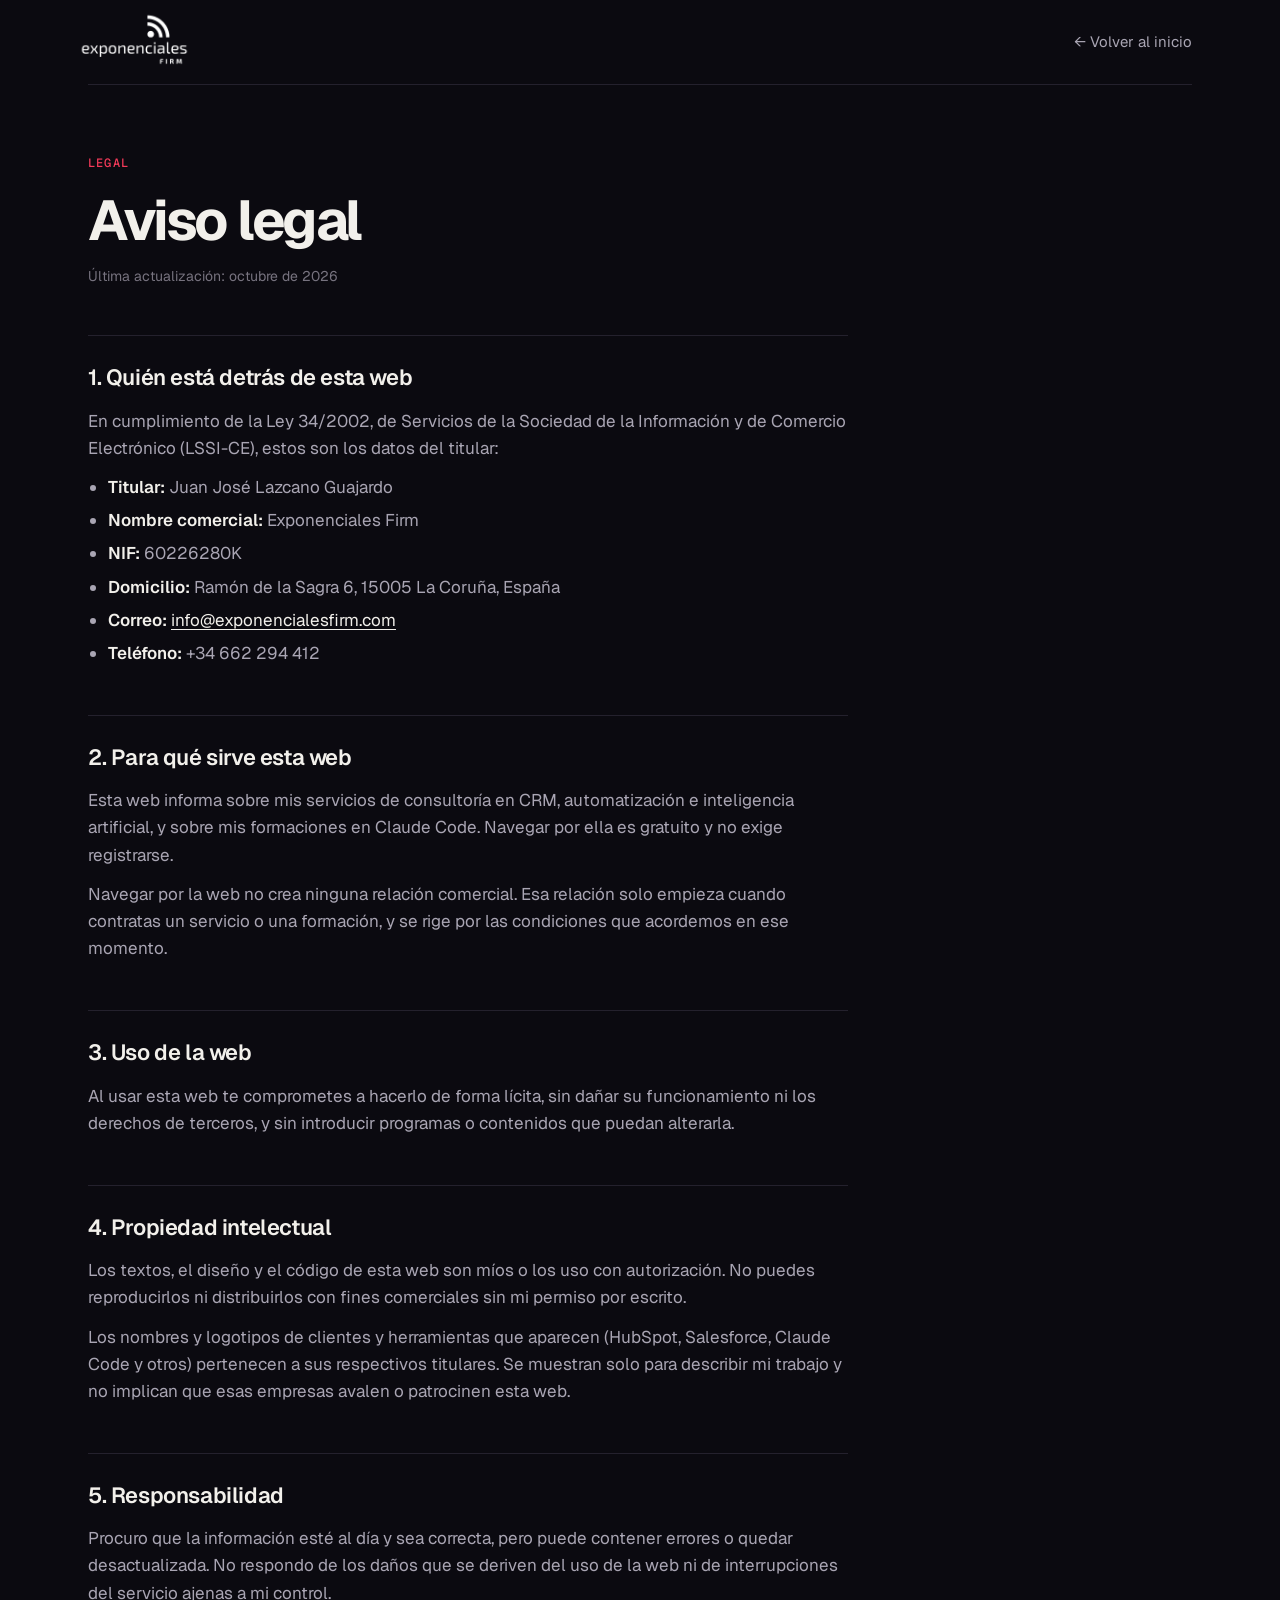
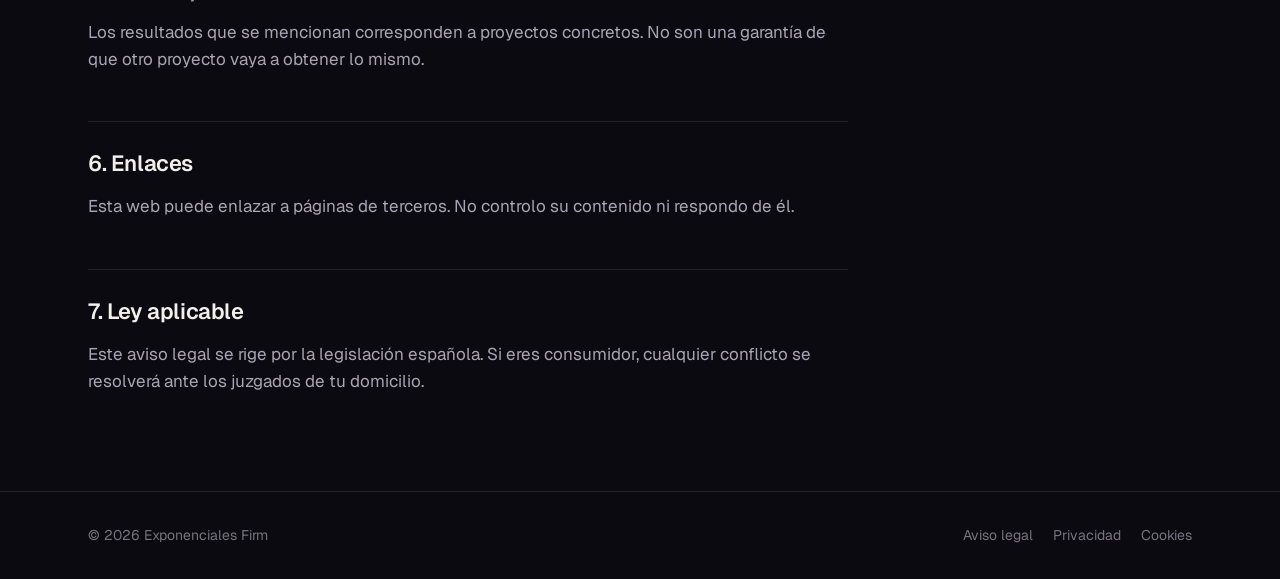
<file: aviso-legal.html>
<!doctype html>
<html lang="es">
<head>
<meta charset="utf-8">
<meta name="viewport" content="width=device-width, initial-scale=1">
<title>Aviso legal | Exponenciales Firm</title>
<meta name="robots" content="noindex, follow">
<link rel="icon" type="image/png" sizes="32x32" href="/favicon-32.png">
<link rel="preconnect" href="https://fonts.googleapis.com">
<link href="https://fonts.googleapis.com/css2?family=Geist:wght@400;600;700&family=Geist+Mono:wght@500&display=swap" rel="stylesheet">
<link rel="stylesheet" href="/legal.css">
</head>
<body>
<div class="wrap">
  <nav aria-label="Principal">
    <a href="/"><img src="/Logo Exponenciales.png" alt="Exponenciales Firm, inicio"></a>
    <a class="back" href="/">← Volver al inicio</a>
  </nav>

  <main>
    <p class="mono">Legal</p>
    <h1>Aviso legal</h1>
    <p class="updated">Última actualización: octubre de 2026</p>

    <h2>1. Quién está detrás de esta web</h2>
    <p>En cumplimiento de la Ley 34/2002, de Servicios de la Sociedad de la Información y de Comercio Electrónico (LSSI-CE), estos son los datos del titular:</p>
    <ul>
      <li><strong>Titular:</strong> Juan José Lazcano Guajardo</li>
      <li><strong>Nombre comercial:</strong> Exponenciales Firm</li>
      <li><strong>NIF:</strong> 60226280K</li>
      <li><strong>Domicilio:</strong> Ramón de la Sagra 6, 15005 La Coruña, España</li>
      <li><strong>Correo:</strong> <a href="mailto:info@exponencialesfirm.com">info@exponencialesfirm.com</a></li>
      <li><strong>Teléfono:</strong> +34 662 294 412</li>
    </ul>

    <h2>2. Para qué sirve esta web</h2>
    <p>Esta web informa sobre mis servicios de consultoría en CRM, automatización e inteligencia artificial, y sobre mis formaciones en Claude Code. Navegar por ella es gratuito y no exige registrarse.</p>
    <p>Navegar por la web no crea ninguna relación comercial. Esa relación solo empieza cuando contratas un servicio o una formación, y se rige por las condiciones que acordemos en ese momento.</p>

    <h2>3. Uso de la web</h2>
    <p>Al usar esta web te comprometes a hacerlo de forma lícita, sin dañar su funcionamiento ni los derechos de terceros, y sin introducir programas o contenidos que puedan alterarla.</p>

    <h2>4. Propiedad intelectual</h2>
    <p>Los textos, el diseño y el código de esta web son míos o los uso con autorización. No puedes reproducirlos ni distribuirlos con fines comerciales sin mi permiso por escrito.</p>
    <p>Los nombres y logotipos de clientes y herramientas que aparecen (HubSpot, Salesforce, Claude Code y otros) pertenecen a sus respectivos titulares. Se muestran solo para describir mi trabajo y no implican que esas empresas avalen o patrocinen esta web.</p>

    <h2>5. Responsabilidad</h2>
    <p>Procuro que la información esté al día y sea correcta, pero puede contener errores o quedar desactualizada. No respondo de los daños que se deriven del uso de la web ni de interrupciones del servicio ajenas a mi control.</p>
    <p>Los resultados que se mencionan corresponden a proyectos concretos. No son una garantía de que otro proyecto vaya a obtener lo mismo.</p>

    <h2>6. Enlaces</h2>
    <p>Esta web puede enlazar a páginas de terceros. No controlo su contenido ni respondo de él.</p>

    <h2>7. Ley aplicable</h2>
    <p>Este aviso legal se rige por la legislación española. Si eres consumidor, cualquier conflicto se resolverá ante los juzgados de tu domicilio.</p>
  </main>
</div>

<footer>
  <div class="wrap">
    <span>© 2026 Exponenciales Firm</span>
    <span><a href="/aviso-legal">Aviso legal</a><a href="/politica-de-privacidad">Privacidad</a><a href="/politica-de-cookies">Cookies</a></span>
  </div>
</footer>
<!-- Medición de visitas sin cookies (Cloudflare Web Analytics) -->
<script type="module" src="https://static.cloudflareinsights.com/beacon.min.js" data-cf-beacon='{"token": "85f3c69027984bb9aad67e2f564c731e"}'></script>
</body>
</html>
</file>
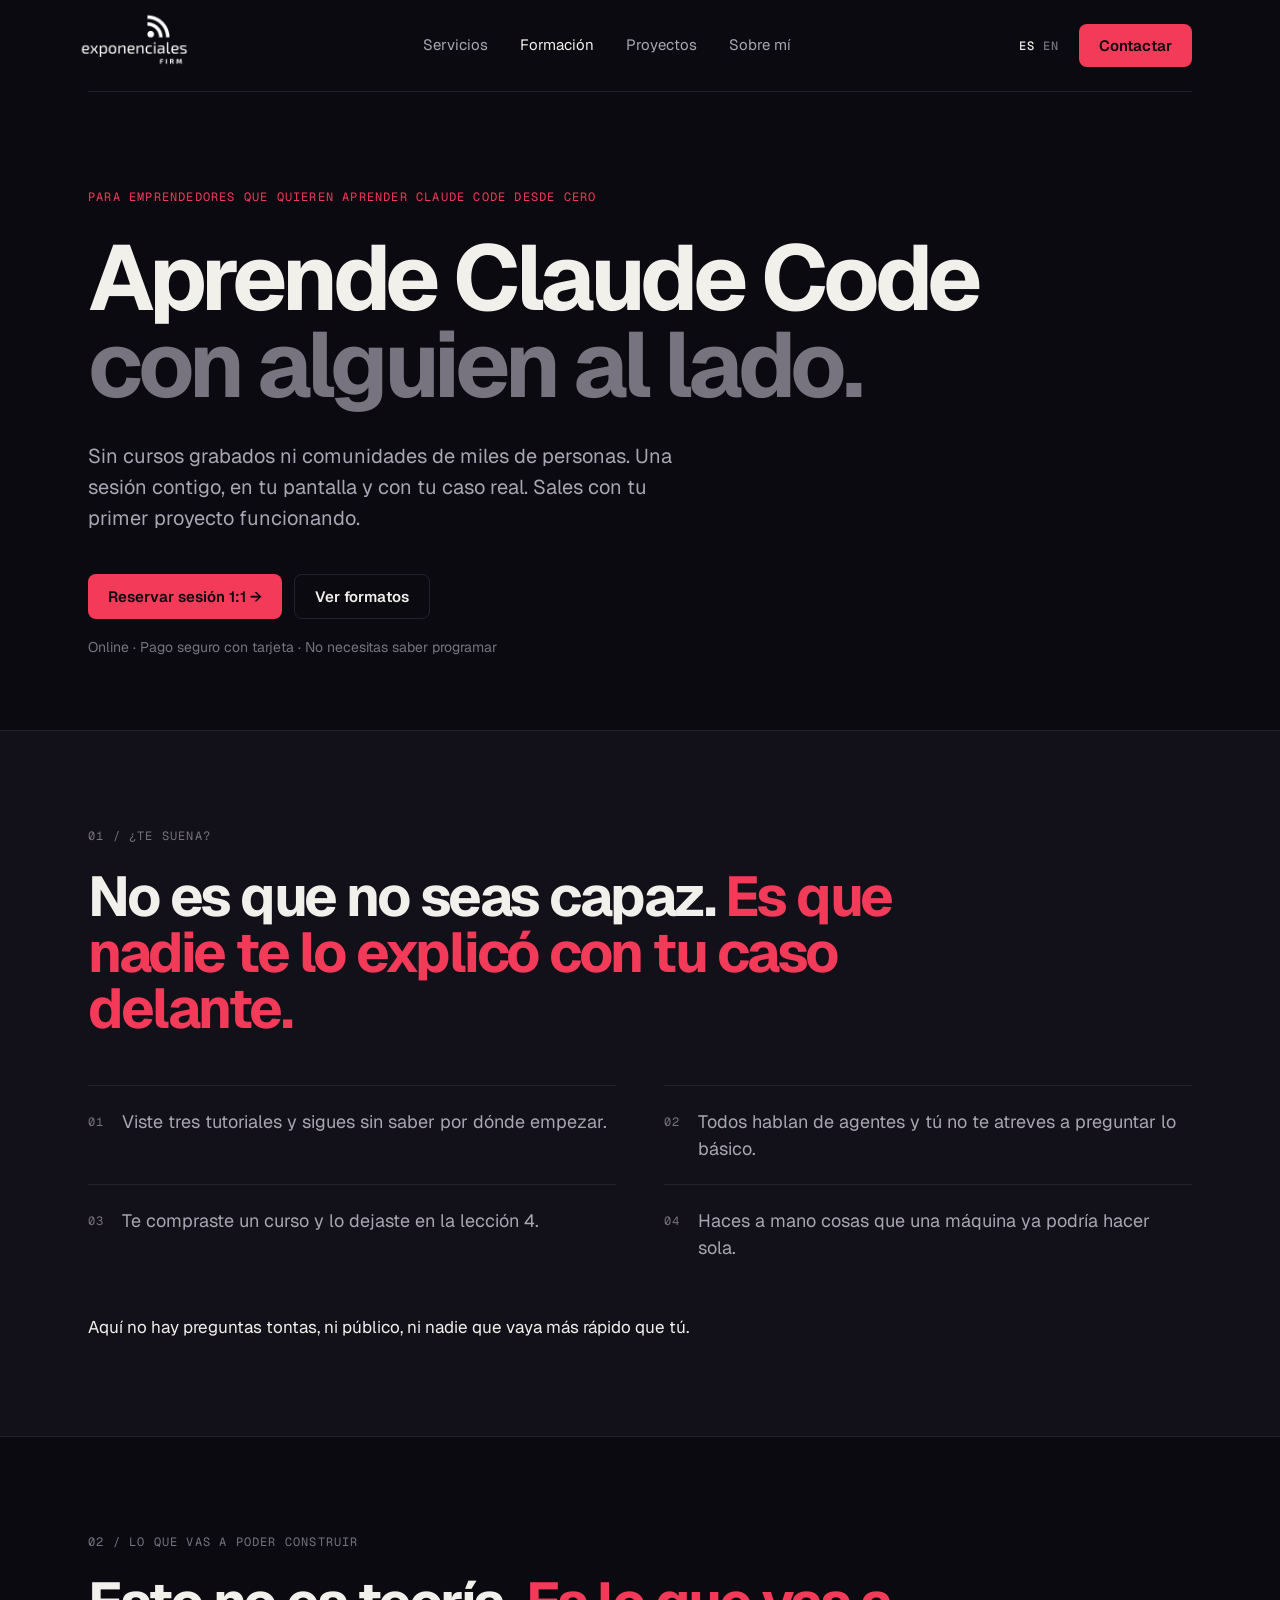
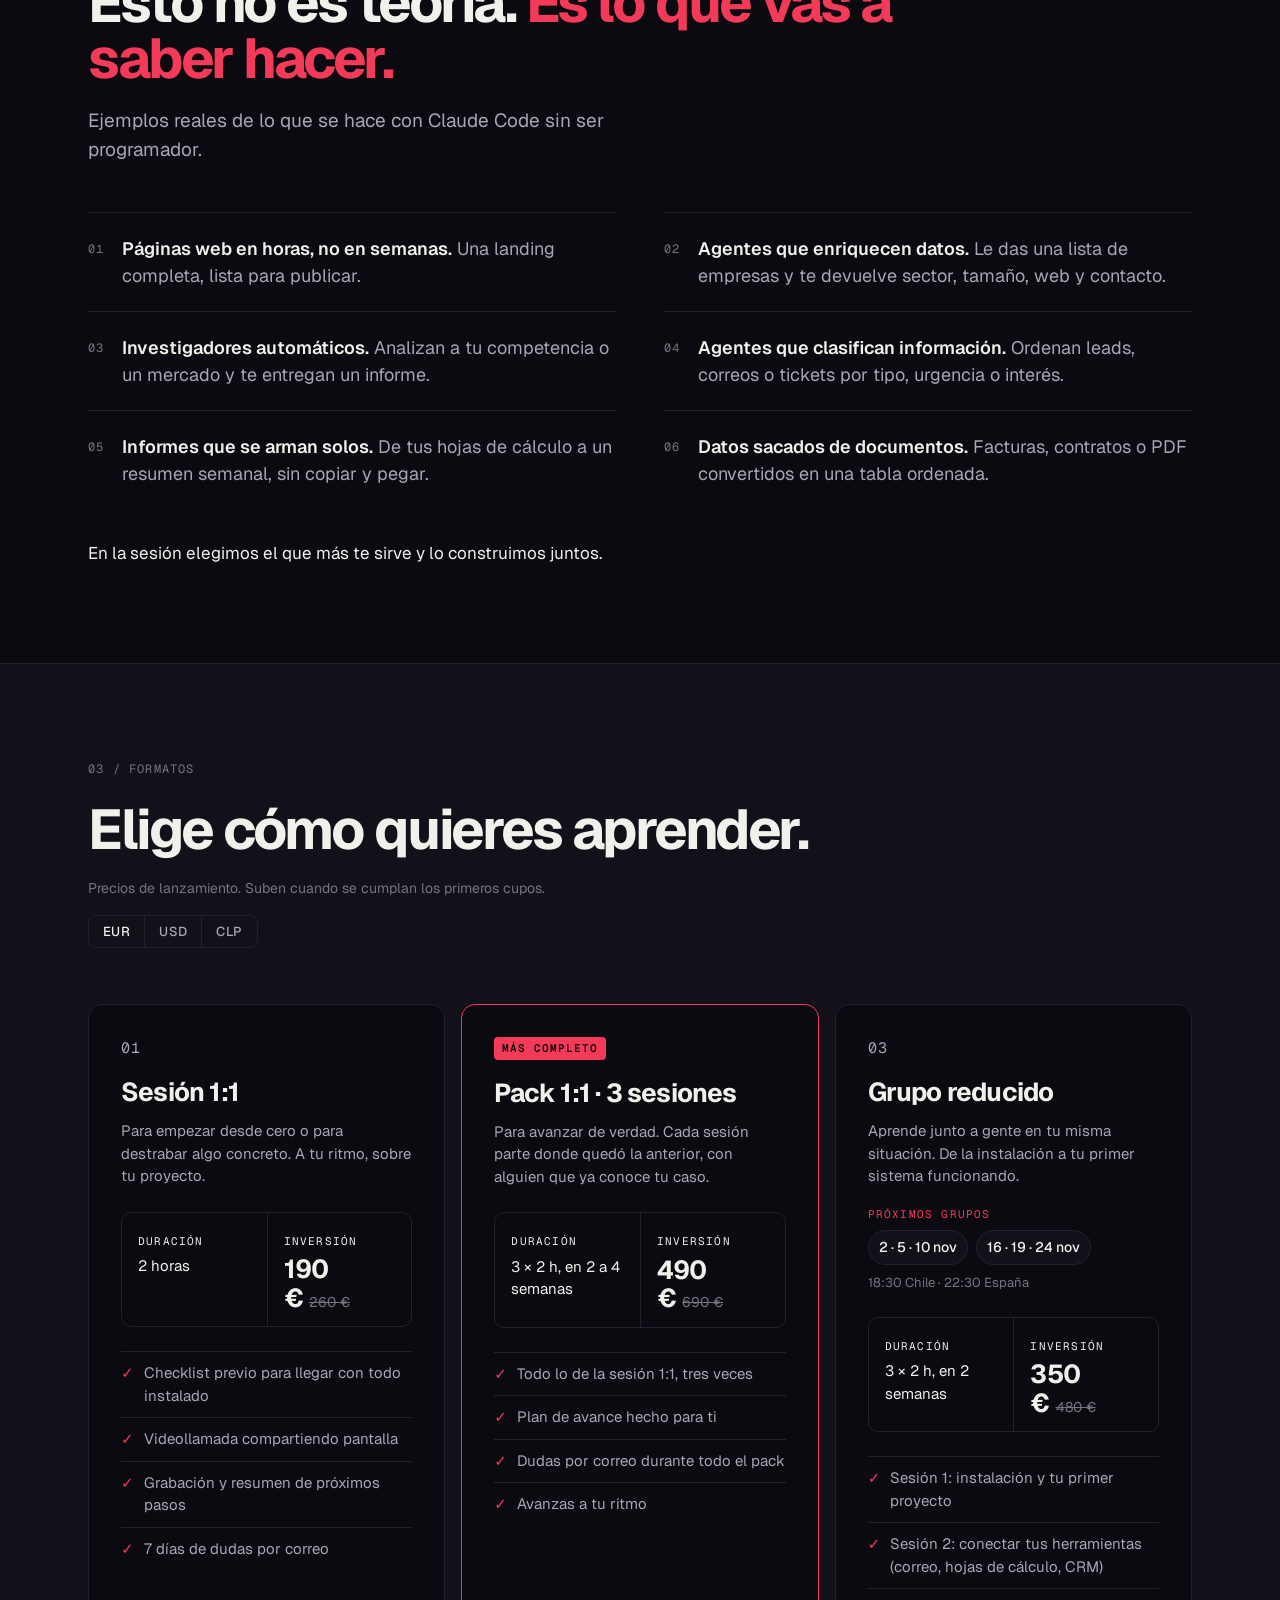
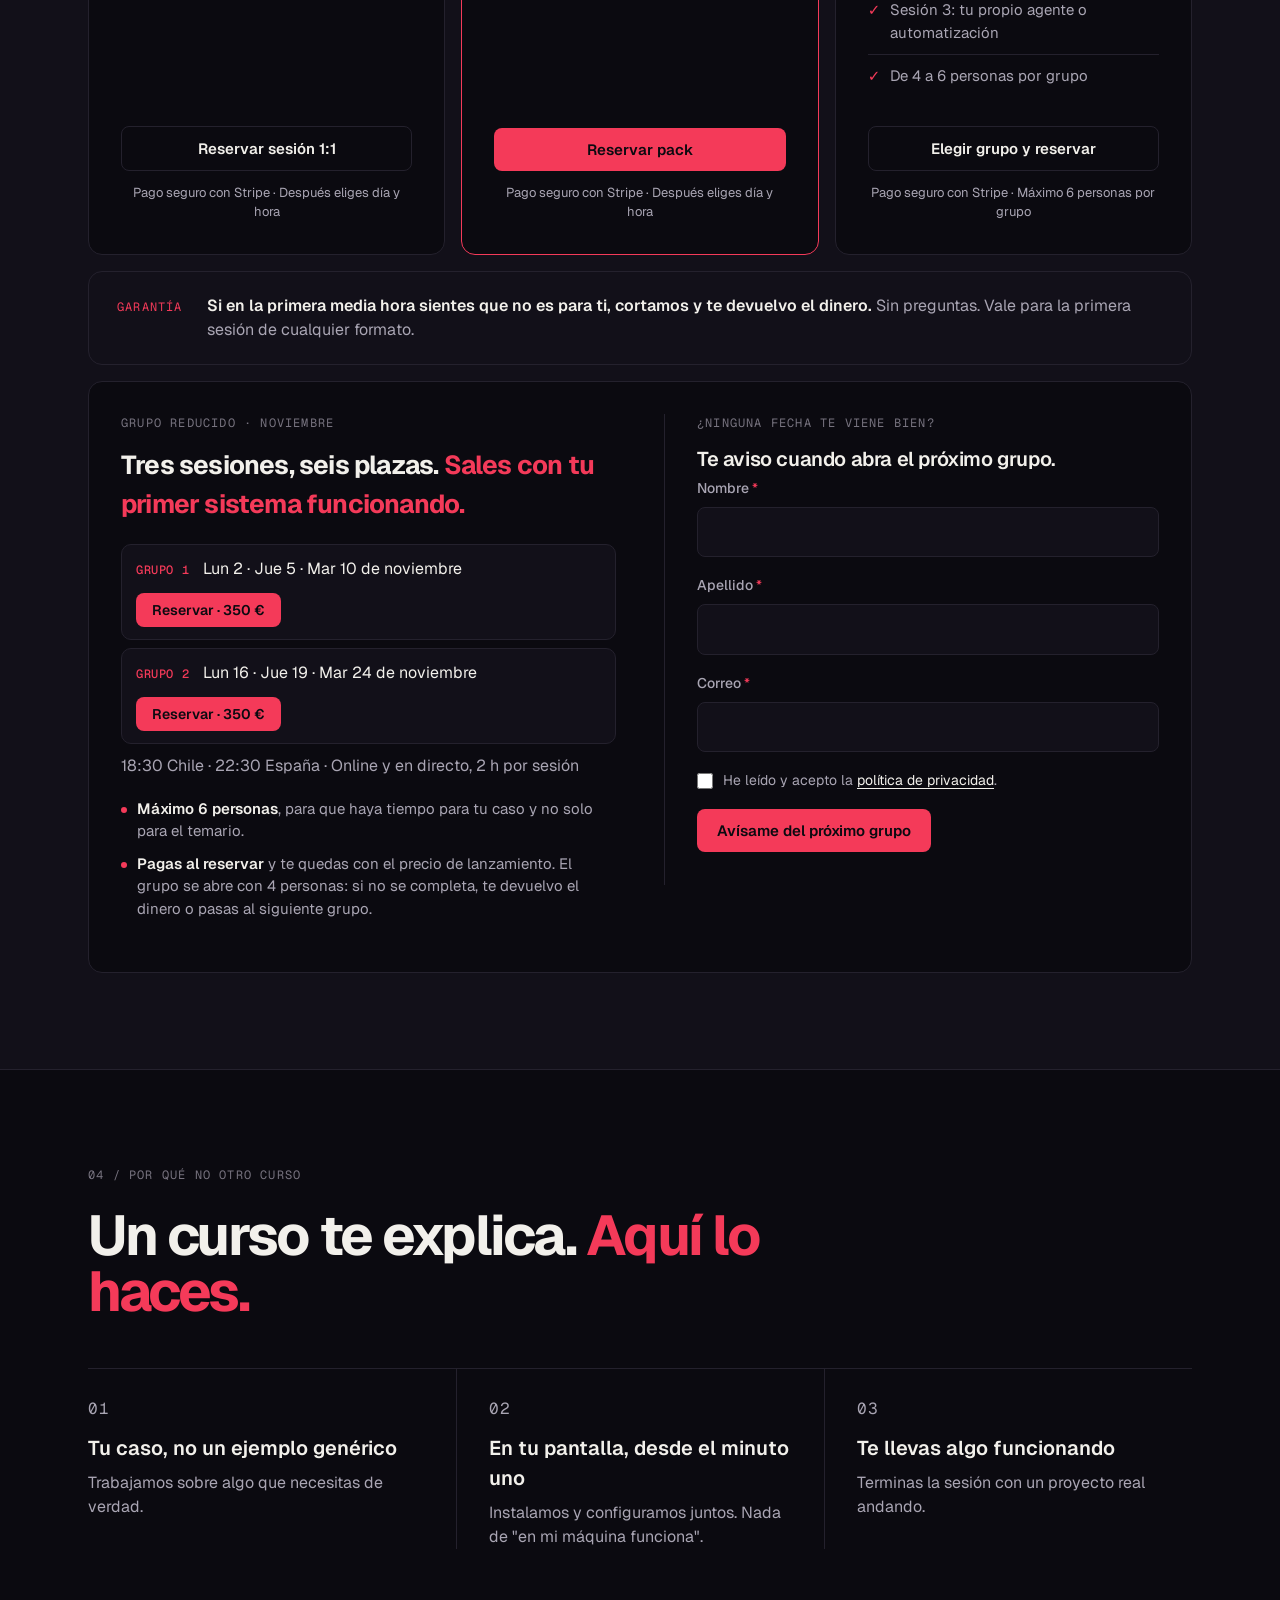
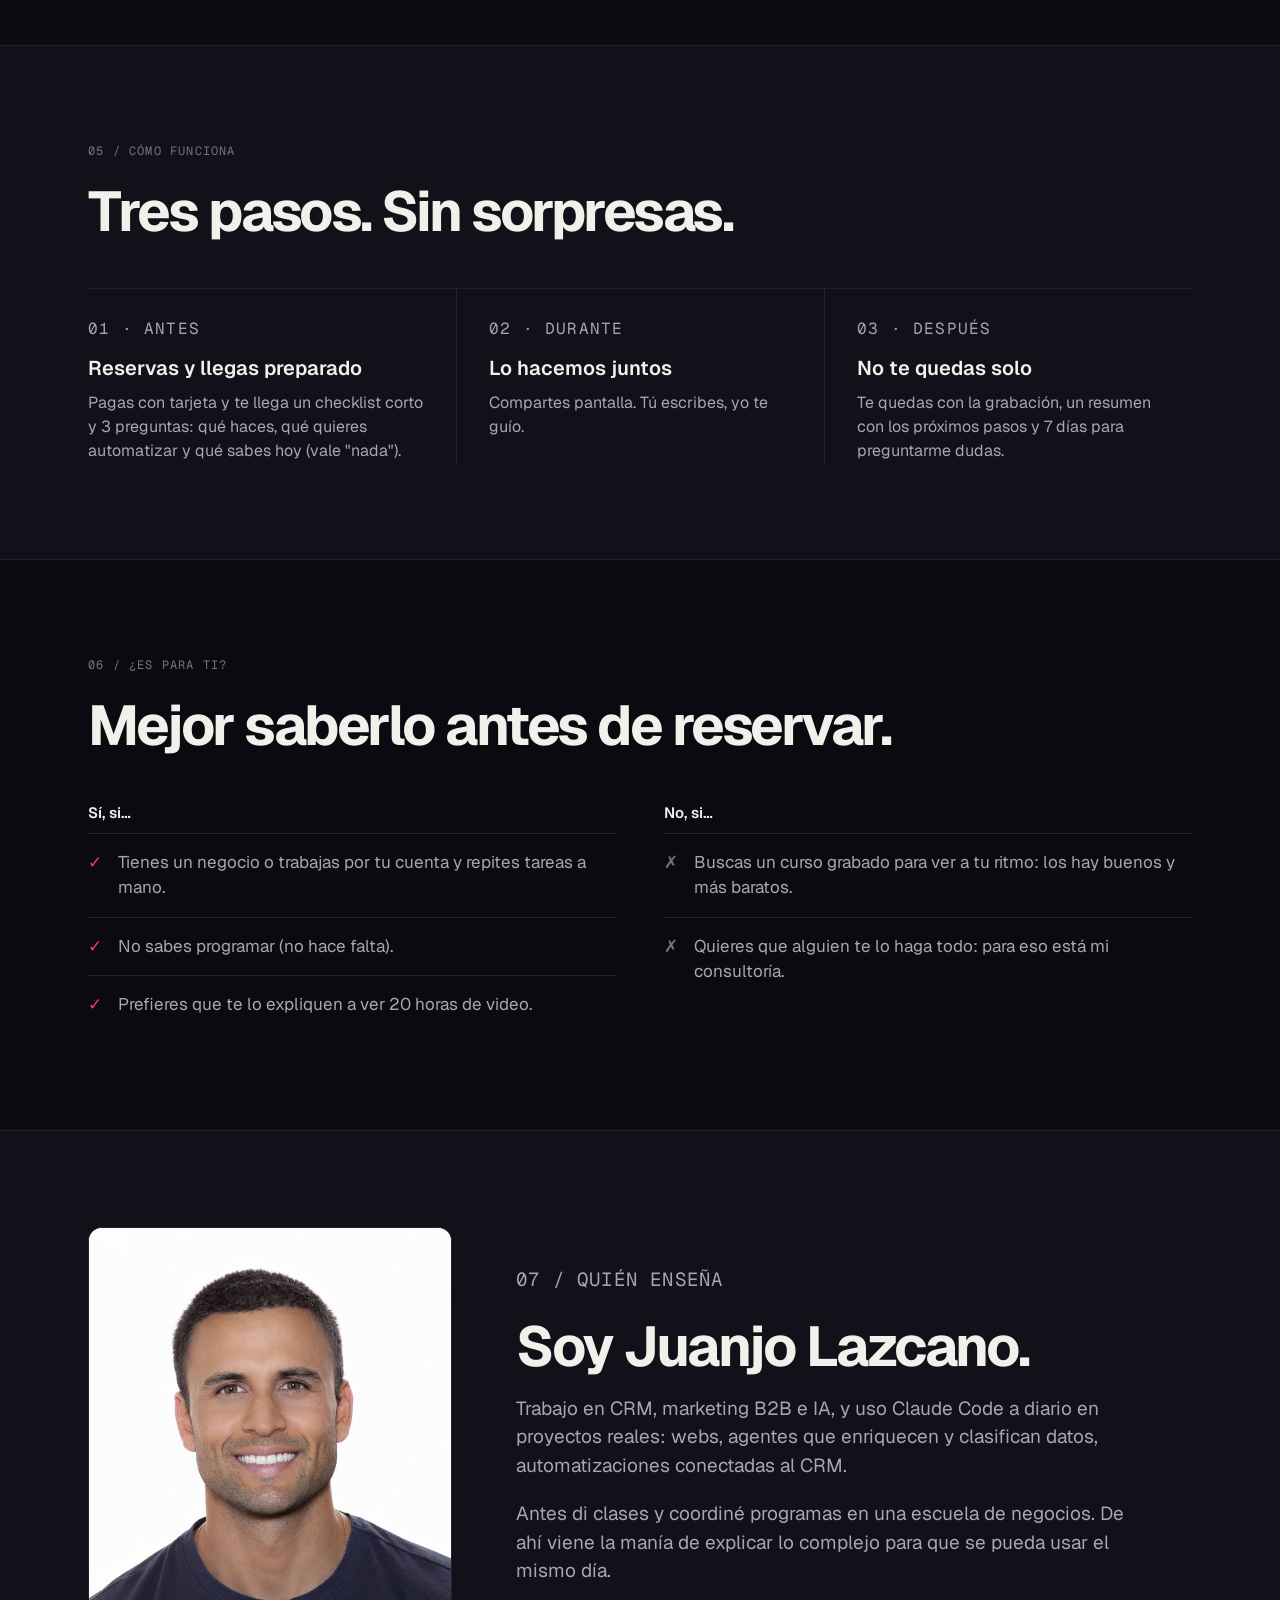
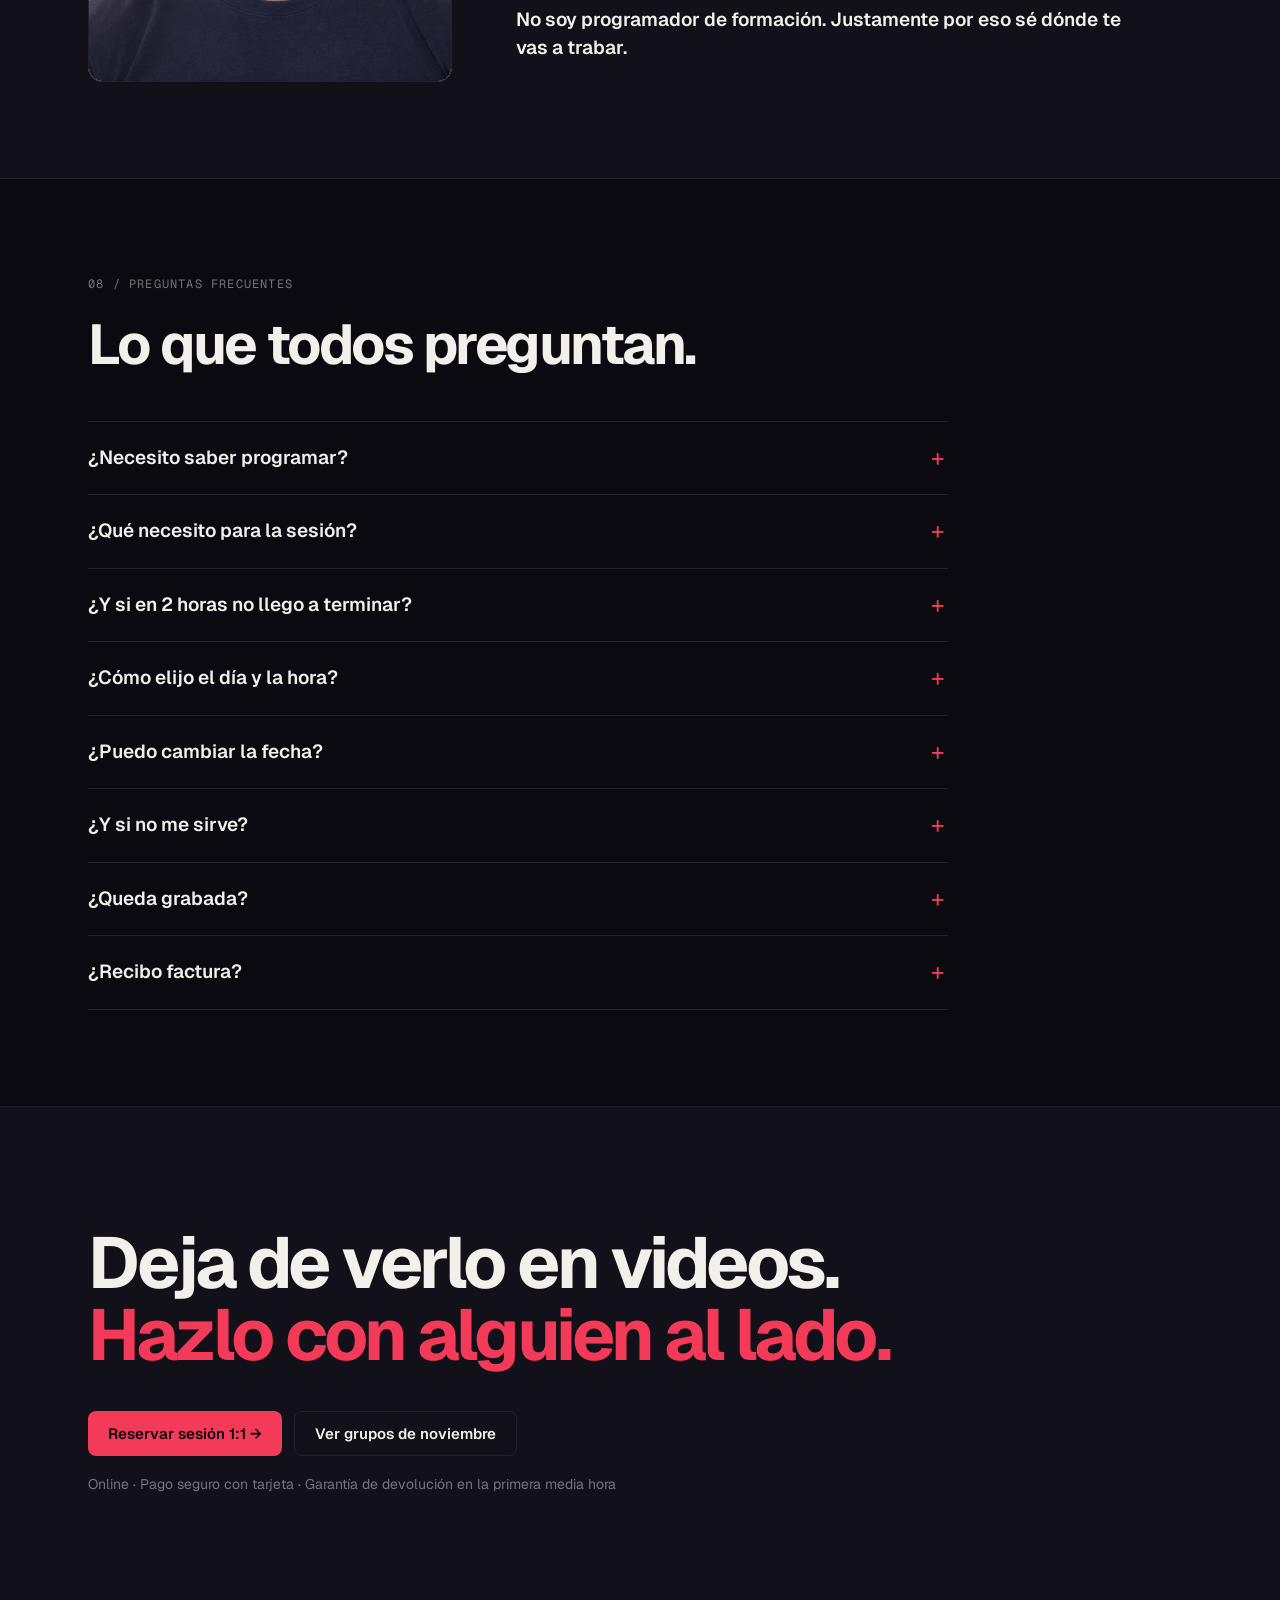
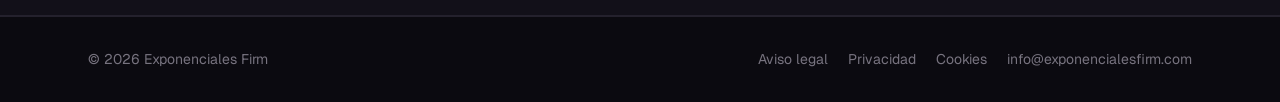
<file: formacion.html>
<!doctype html>
<html lang="es">
<head>
<meta charset="utf-8">
<meta name="viewport" content="width=device-width, initial-scale=1">
<title>Clases de Claude Code 1:1 en español | Exponenciales Firm</title>
<meta name="description" content="Clases de Claude Code 1:1 o en grupo reducido, desde cero. Sin cursos grabados: tu caso real y tu primer proyecto funcionando. Reserva tu sesión.">
<link rel="icon" type="image/png" sizes="32x32" href="/favicon-32.png">
<link rel="icon" type="image/png" sizes="512x512" href="/favicon-512.png">
<link rel="apple-touch-icon" href="/apple-touch-icon.png">
<meta name="theme-color" content="#0B0A10">
<meta name="author" content="Juanjo Lazcano">
<link rel="canonical" href="https://exponencialesfirm.com/formacion">
<meta property="og:type" content="website">
<meta property="og:locale" content="es_ES">
<meta property="og:site_name" content="Exponenciales Firm">
<meta property="og:url" content="https://exponencialesfirm.com/formacion">
<meta property="og:title" content="Aprende Claude Code con alguien al lado">
<meta property="og:description" content="Sesiones 1:1 y grupos reducidos para aprender Claude Code desde cero, con tu caso real. Sin cursos grabados.">
<meta property="og:image" content="https://exponencialesfirm.com/compartir.jpg">
<meta property="og:image:width" content="1200">
<meta property="og:image:height" content="630">
<meta name="twitter:card" content="summary_large_image">
<link rel="preconnect" href="https://fonts.googleapis.com">
<link href="https://fonts.googleapis.com/css2?family=Geist:wght@400;500;600;700&family=Geist+Mono:wght@500&display=swap" rel="stylesheet">
<style>
  :root{
    --bg:#0B0A10; --bg-2:#121019; --line:#24212D; --text:#F2F0EB; --text-2:#A9A5B3; --text-3:#77737F;
    --coral:#F43A59;
  }
  *{box-sizing:border-box;margin:0;padding:0}
  html{scroll-behavior:smooth}
  @media (prefers-reduced-motion:reduce){html{scroll-behavior:auto}}
  body{font-family:"Geist",system-ui,sans-serif;background:var(--bg);color:var(--text);-webkit-font-smoothing:antialiased;line-height:1.5}
  a{color:inherit;text-decoration:none}
  :focus-visible{outline:2px solid var(--text);outline-offset:3px;border-radius:4px}
  .wrap{max-width:1200px;margin:0 auto;padding:0 48px}
  .mono{font-family:"Geist Mono",ui-monospace,monospace;font-size:12px;letter-spacing:1.2px;text-transform:uppercase;color:var(--text-3)}
  .kicker{margin-bottom:24px}

  nav{display:flex;align-items:center;justify-content:space-between;padding:20px 0;border-bottom:1px solid var(--line)}
  nav img{height:72px;margin:-14px 0 -14px -14px;filter:brightness(0) invert(1)}
  nav ul{display:flex;gap:32px;list-style:none;font-size:15px;color:var(--text-2)}
  .nav-right{display:flex;align-items:center;gap:20px}
  .lang{display:flex;gap:8px;font:500 12px/1 "Geist Mono",ui-monospace,monospace;letter-spacing:1px;color:var(--text-3)}
  .lang a:hover,.lang a[aria-current]{color:var(--text)}
  nav ul a[aria-current]{color:var(--text)}
  .btn{display:inline-flex;align-items:center;gap:8px;font:600 15px/1 "Geist",sans-serif;padding:14px 20px;border-radius:8px;transition:transform .15s}
  .btn:hover{transform:translateY(-1px)}
  @media (prefers-reduced-motion:reduce){.btn{transition:none}.btn:hover{transform:none}}
  .btn--coral{background:var(--coral);color:#0B0A10}
  .btn--ghost{border:1px solid var(--line);color:var(--text)}

  section{padding:96px 0}
  .alt{background:var(--bg-2);border-top:1px solid var(--line);border-bottom:1px solid var(--line)}
  h2{font-weight:700;font-size:56px;line-height:1;letter-spacing:-2.5px;max-width:820px}
  h2 span{color:var(--coral)}
  .intro{font-size:19px;color:var(--text-2);max-width:620px;margin-top:20px}

  /* Hero */
  .hero{padding:96px 0 72px}
  .hero .mono{color:var(--coral);margin-bottom:28px}
  h1{font-weight:700;font-size:92px;line-height:.95;letter-spacing:-4.5px;max-width:960px}
  h1 span{color:var(--text-3)}
  .lede{font-size:20px;line-height:1.55;color:var(--text-2);max-width:600px;margin:32px 0 40px}
  .ctas{display:flex;gap:12px;flex-wrap:wrap}
  .micro{margin-top:18px;font-size:14px;color:var(--text-3)}

  /* Listas numeradas en filas */
  .rows{list-style:none;display:grid;grid-template-columns:1fr 1fr;gap:0 48px;margin-top:48px}
  .rows li{padding:22px 0;border-top:1px solid var(--line);display:flex;gap:18px;font-size:18px;color:var(--text-2)}
  .rows li .mono{padding-top:5px;flex:none}
  .rows li b{color:var(--text);font-weight:600}
  .note{margin-top:32px;font-size:17px;color:var(--text)}

  /* Formatos */
  .formats{display:grid;grid-template-columns:repeat(3,1fr);gap:16px;margin-top:56px}
  .card{border:1px solid var(--line);border-radius:14px;padding:32px;display:flex;flex-direction:column;background:var(--bg)}
  .card--featured{border-color:var(--coral)}
  .card h3{font-weight:700;font-size:26px;letter-spacing:-.8px;margin:14px 0 8px}
  .card > p{color:var(--text-2);font-size:15px}
  .facts{display:grid;grid-template-columns:1fr 1fr;border:1px solid var(--line);border-radius:10px;margin:24px 0}
  .facts div{padding:14px 16px}
  .facts div + div{border-left:1px solid var(--line)}
  .facts .mono{font-size:11px}
  .facts p{font-size:15px;margin-top:6px;color:var(--text)}
  .facts .price{font-weight:700;font-size:26px;letter-spacing:-.8px;line-height:1.1}
  .facts s{color:var(--text-3);font-size:14px;font-weight:400;margin-left:6px;letter-spacing:0;white-space:nowrap}
  .card ul{list-style:none;margin-bottom:28px;flex:1}
  .card li{padding:10px 0;border-top:1px solid var(--line);font-size:15px;color:var(--text-2);display:flex;gap:10px}
  .card li::before{content:"✓";color:var(--coral);font-weight:600}
  .card .btn{justify-content:center}
  .card .micro{margin-top:12px;font-size:13px;text-align:center}
  .tag{display:inline-block;align-self:flex-start;background:var(--coral);color:#0B0A10;font:600 11px/1 "Geist Mono",monospace;letter-spacing:1px;text-transform:uppercase;padding:6px 8px;border-radius:4px}
  .launch{margin-top:20px;font-size:14px;color:var(--text-3)}
  .moneda{display:flex;flex-wrap:wrap;align-items:center;gap:8px 14px;margin-top:16px}
  .moneda [role=group]{display:inline-flex;border:1px solid var(--line);border-radius:8px;overflow:hidden}
  .moneda button{font:500 13px/1 "Geist",system-ui,sans-serif;letter-spacing:.4px;color:var(--text-2);background:transparent;border:0;padding:9px 14px;cursor:pointer}
  .moneda button + button{border-left:1px solid var(--line)}
  .moneda button[aria-pressed=true]{background:var(--bg-2);color:var(--text)}
  .moneda button:focus-visible{outline:2px solid var(--coral);outline-offset:-2px}
  .moneda-nota{font-size:13px;color:var(--text-3)}
  .facts .price small{display:block;font-size:12px;font-weight:500;color:var(--text-3);letter-spacing:.3px;margin-bottom:4px}
  .guarantee{display:flex;gap:24px;align-items:baseline;margin-top:16px;padding:22px 28px;border:1px solid var(--line);border-radius:14px}
  .guarantee .mono{color:var(--coral);flex:none}
  .guarantee p:last-child{color:var(--text-2);font-size:16px}
  .guarantee b{color:var(--text);font-weight:600}
  @media (max-width:860px){.guarantee{flex-direction:column;gap:8px;padding:20px}}

  /* Pasos */
  .steps{display:grid;grid-template-columns:repeat(3,1fr);border-top:1px solid var(--line);margin-top:48px}
  .steps > div{padding:28px 32px 0 0}
  .steps > div + div{padding-left:32px;border-left:1px solid var(--line)}
  .steps h3{font-weight:600;font-size:20px;margin:12px 0 8px}
  .steps p{color:var(--text-2);font-size:16px}

  /* Es para ti */
  .fit{display:grid;grid-template-columns:1fr 1fr;gap:48px;margin-top:48px}
  .fit h3{font-weight:600;font-size:15px;margin-bottom:8px}
  .fit ul{list-style:none}
  .fit li{padding:16px 0;border-top:1px solid var(--line);font-size:17px;color:var(--text-2);display:flex;gap:14px}
  .fit li b{font-weight:600;width:16px;flex:none}
  .yes b{color:var(--coral)} .no b{color:var(--text-3)}

  /* Quién enseña */
  .about{display:grid;grid-template-columns:.7fr 1.3fr;gap:64px;align-items:center}
  .photo{aspect-ratio:4/5;border-radius:14px;overflow:hidden;border:1px solid var(--line);background:#fff}
  .photo img{width:100%;height:100%;object-fit:cover;object-position:50% 20%;display:block}
  .about p{font-size:19px;color:var(--text-2);margin-top:20px;max-width:620px}
  .about p.strong{color:var(--text);font-weight:600}

  /* FAQ */
  .faq{margin-top:48px;max-width:860px}
  .faq details{border-top:1px solid var(--line)}
  .faq details:last-child{border-bottom:1px solid var(--line)}
  .faq summary{list-style:none;cursor:pointer;padding:22px 40px 22px 0;font-size:19px;font-weight:600;position:relative}
  .faq summary::-webkit-details-marker{display:none}
  .faq summary::after{content:"+";position:absolute;right:4px;top:18px;font-size:24px;font-weight:400;color:var(--coral)}
  .faq details[open] summary::after{content:"−"}
  .faq details p{padding:0 40px 24px 0;color:var(--text-2);font-size:17px}

  /* CTA final */
  .final{text-align:left;padding:120px 0}
  .final h2{font-size:72px;letter-spacing:-3.5px;max-width:900px}
  .final .ctas{margin-top:40px}

  footer{border-top:1px solid var(--line);padding:32px 0;font-size:14px;color:var(--text-3)}
  footer .wrap{display:flex;justify-content:space-between;gap:16px;flex-wrap:wrap}
  footer .legal{display:flex;gap:8px 20px;flex-wrap:wrap}
  footer a:hover{color:var(--text)}
  button.btn{cursor:pointer}
  button.btn--ghost{background:transparent}
  button.btn--coral{border:0}
  .contact-form{margin-top:48px;padding-top:32px;border-top:1px solid var(--line);max-width:620px;scroll-margin-top:24px}
  .contact-form[hidden]{display:none}
  .hsf{display:grid;grid-template-columns:1fr 1fr;gap:18px 16px;margin-top:20px}
  .hsf .full{grid-column:1/-1}
  .hsf label{display:block;font-size:14px;font-weight:500;color:var(--text-2);margin-bottom:8px}
  .hsf label i{font-style:normal;color:var(--coral)}
  .hsf input[type=text],.hsf input[type=email],.hsf input[type=tel],.hsf textarea,.hsf select{width:100%;font:400 16px/1.4 "Geist",system-ui,sans-serif;color:var(--text);background:var(--bg-2);border:1px solid var(--line);border-radius:8px;padding:13px 14px}
  .hsf textarea{min-height:120px;resize:vertical;display:block}
  .hsf input:focus-visible,.hsf textarea:focus-visible,.hsf select:focus-visible{outline:2px solid var(--coral);outline-offset:1px;border-color:transparent}
  .hsf ::placeholder{color:var(--text-3)}
  .hsf .consent{display:flex;gap:10px;align-items:flex-start;font-size:14px;font-weight:400;color:var(--text-2);margin:0}
  .hsf .consent input{margin-top:3px;accent-color:var(--coral);width:16px;height:16px;flex:none}
  .hsf .consent a{color:var(--text);text-decoration:underline;text-underline-offset:3px}
  .hsf .trap{position:absolute;left:-9999px;width:1px;height:1px;overflow:hidden}
  .hsf-status{font-size:15px;margin-top:12px;color:var(--text-2);min-height:1.4em}
  .hsf-status[data-tipo="error"]{color:#FF8A9A}
  .hsf-ok{margin-top:20px;padding:22px 24px;border:1px solid var(--line);border-radius:12px;font-size:17px;color:var(--text);max-width:620px}
  @media (max-width:560px){.hsf{grid-template-columns:1fr}}
  .waitlist{display:grid;grid-template-columns:1fr 1fr;gap:48px;align-items:start;margin-top:16px;padding:32px;border:1px solid var(--line);border-radius:14px;background:var(--bg);scroll-margin-top:24px}
  .waitlist h3{font-weight:700;font-size:26px;letter-spacing:-.8px;margin:14px 0 8px}
  .waitlist h3 span{color:var(--coral)}
  .card-fechas{margin-top:18px}
  .card-fechas .mono{font-size:11px;color:var(--coral)}
  .card-fechas p + p{display:flex;flex-wrap:wrap;gap:8px;margin-top:8px}
  .card-fechas b{font-weight:500;font-size:14px;color:var(--text);padding:6px 10px;border:1px solid var(--line);border-radius:999px;background:var(--bg-2);white-space:nowrap}
  .card-fechas p.card-fechas-hora{display:block;font-size:13px;color:var(--text-3)}
  .grupos{list-style:none;display:grid;gap:8px;margin:20px 0 10px}
  .grupos li{display:flex;flex-wrap:wrap;align-items:center;justify-content:space-between;gap:12px 14px;padding:12px 12px 12px 14px;border:1px solid var(--line);border-radius:10px;background:var(--bg-2)}
  .grupos li > div{display:flex;flex-wrap:wrap;align-items:baseline;gap:4px 14px}
  .grupos .btn{padding:10px 16px;font-size:14px;white-space:nowrap}
  .siguiente{padding-left:32px;border-left:1px solid var(--line)}
  .siguiente h4{font-weight:600;font-size:20px;letter-spacing:-.4px;margin:12px 0 4px}
  @media (max-width:860px){.siguiente{padding-left:0;border-left:0;padding-top:24px;border-top:1px solid var(--line)}}
  .grupos b{font:500 12px/1 "Geist Mono",ui-monospace,monospace;letter-spacing:.6px;text-transform:uppercase;color:var(--coral)}
  .grupos span{color:var(--text);font-size:16px}
  .waitlist > div > p.grupos-hora{font-size:14px;color:var(--text-3)}
  .grupos-por-que{list-style:none;display:grid;gap:10px;margin:20px 0}
  .grupos-por-que li{color:var(--text-2);font-size:15px;padding-left:16px;position:relative}
  .grupos-por-que li::before{content:"";position:absolute;left:0;top:.6em;width:6px;height:6px;border-radius:50%;background:var(--coral)}
  .grupos-por-que b{color:var(--text);font-weight:600}
  .waitlist > div > p.grupos-otro{font-size:14px;color:var(--text-3)}
  .waitlist > div > p:not(.mono){color:var(--text-2);font-size:16px}
  .waitlist .hsf{grid-template-columns:1fr;margin-top:0}
  .waitlist .hsf-ok{margin-top:0}
  @media (max-width:860px){.waitlist{grid-template-columns:1fr;gap:24px;padding:24px}}

  @media (max-width:960px){
    .formats{grid-template-columns:1fr}
  }
  @media (max-width:860px){
    .wrap{padding:0 20px}
    nav ul{display:none}
    nav .btn{padding:12px 14px;font-size:14px}
    .nav-right{gap:12px}
    section{padding:64px 0}
    .hero{padding:56px 0 48px}
    h1{font-size:50px;letter-spacing:-2px}
    h2{font-size:36px;letter-spacing:-1.2px}
    .final h2{font-size:44px;letter-spacing:-1.8px}
    .rows,.fit,.about{grid-template-columns:1fr}
    .about{gap:32px}
    .photo{max-width:320px}
    .steps{grid-template-columns:1fr}
    .steps > div,.steps > div + div{padding:24px 0;border-left:0;border-bottom:1px solid var(--line)}
    .card{padding:24px}
  }
</style>
<script type="application/ld+json" id="datos-estructurados">
{
 "@context": "https://schema.org",
 "@graph": [
  {
   "@type": "Service",
   "@id": "https://exponencialesfirm.com/formacion#servicio",
   "name": "Clases de Claude Code 1:1 y en grupo reducido",
   "serviceType": "FormaciÃ³n en Claude Code",
   "description": "Clases de Claude Code desde cero, en sesiones 1:1 o en grupos reducidos, sobre el caso real de cada persona. Online y en espaÃ±ol.",
   "url": "https://exponencialesfirm.com/formacion",
   "inLanguage": "es",
   "provider": {
    "@id": "https://exponencialesfirm.com/#juanjo"
   },
   "areaServed": [
    "ES",
    "CL",
    "Latin America"
   ],
   "audience": {
    "@type": "Audience",
    "audienceType": "Emprendedores y profesionales sin conocimientos de programaciÃ³n"
   },
   "offers": [
    {
     "@type": "Offer",
     "name": "SesiÃ³n 1:1",
     "price": "190",
     "priceCurrency": "EUR",
     "description": "Una sesiÃ³n online de 2 horas, sobre tu propio proyecto.",
     "availability": "https://schema.org/InStock",
     "url": "https://exponencialesfirm.com/formacion#formatos"
    },
    {
     "@type": "Offer",
     "name": "Pack 1:1 de 3 sesiones",
     "price": "490",
     "priceCurrency": "EUR",
     "description": "Tres sesiones online de 2 horas, con un plan de avance propio.",
     "availability": "https://schema.org/InStock",
     "url": "https://exponencialesfirm.com/formacion#formatos"
    },
    {
     "@type": "Offer",
     "name": "Grupo reducido",
     "price": "350",
     "priceCurrency": "EUR",
     "description": "Tres sesiones online de 2 horas en un grupo de 4 a 6 personas. PrÃ³ximos grupos: 2, 5 y 10 de noviembre, y 16, 19 y 24 de noviembre de 2026. Precio por persona.",
     "availability": "https://schema.org/InStock",
     "url": "https://exponencialesfirm.com/formacion#formatos"
    }
   ]
  },
  {
   "@type": "Person",
   "@id": "https://exponencialesfirm.com/#juanjo",
   "name": "Juanjo Lazcano",
   "alternateName": "Juan JosÃ© Lazcano",
   "jobTitle": "Consultor de CRM, automatizaciÃ³n e IA",
   "url": "https://exponencialesfirm.com/",
   "image": "https://exponencialesfirm.com/juanjo-lazcano.jpg",
   "email": "info@exponencialesfirm.com",
   "knowsLanguage": [
    "es",
    "en"
   ],
   "knowsAbout": [
    "CRM",
    "HubSpot",
    "Salesforce",
    "n8n",
    "Revenue Operations",
    "AI agents",
    "Claude Code",
    "Marketing automation"
   ],
   "sameAs": [
    "https://www.linkedin.com/in/juanjoselazcano",
    "https://github.com/juanjolaz90"
   ],
   "worksFor": {
    "@id": "https://exponencialesfirm.com/#negocio"
   }
  },
  {
   "@type": "BreadcrumbList",
   "itemListElement": [
    {
     "@type": "ListItem",
     "position": 1,
     "name": "Inicio",
     "item": "https://exponencialesfirm.com/"
    },
    {
     "@type": "ListItem",
     "position": 2,
     "name": "FormaciÃ³n",
     "item": "https://exponencialesfirm.com/formacion"
    }
   ]
  },
  {
   "@type": "FAQPage",
   "@id": "https://exponencialesfirm.com/formacion#faq",
   "inLanguage": "es",
   "mainEntity": [
    {
     "@type": "Question",
     "name": "¿Necesito saber programar?",
     "acceptedAnswer": {
      "@type": "Answer",
      "text": "No. Claude Code escribe el código; tú aprendes a pedirle bien las cosas y a revisar lo que hace."
     }
    },
    {
     "@type": "Question",
     "name": "¿Qué necesito para la sesión?",
     "acceptedAnswer": {
      "@type": "Answer",
      "text": "Tu propio Windows o Mac, buena conexión y una cuenta de pago de Claude, que corre por tu cuenta. Te mando el checklist al reservar."
     }
    },
    {
     "@type": "Question",
     "name": "¿Y si en 2 horas no llego a terminar?",
     "acceptedAnswer": {
      "@type": "Answer",
      "text": "La sesión está pensada para que salgas con algo funcionando. Si tu proyecto es más grande, lo dividimos y te dejo claro el siguiente paso."
     }
    },
    {
     "@type": "Question",
     "name": "¿Cómo elijo el día y la hora?",
     "acceptedAnswer": {
      "@type": "Answer",
      "text": "Las sesiones 1:1 y el pack los agendas tú en mi calendario, en el horario que prefieras. El grupo tiene fechas fijas. Los próximos son el lunes 2, jueves 5 y martes 10 de noviembre, y el lunes 16, jueves 19 y martes 24 de noviembre, siempre a las 18:30 de Chile (22:30 en España)."
     }
    },
    {
     "@type": "Question",
     "name": "¿Puedo cambiar la fecha?",
     "acceptedAnswer": {
      "@type": "Answer",
      "text": "En el 1:1 y el pack, sí: sin costo si avisas con al menos 24 horas. Si avisas después o no te conectas, la sesión se da por hecha. En el grupo las fechas son fijas; si te pierdes una sesión, te quedas con la grabación."
     }
    },
    {
     "@type": "Question",
     "name": "¿Y si no me sirve?",
     "acceptedAnswer": {
      "@type": "Answer",
      "text": "Si en la primera media hora de tu primera sesión sientes que no es para ti, cortamos ahí y te devuelvo el dinero completo. Sin preguntas."
     }
    },
    {
     "@type": "Question",
     "name": "¿Queda grabada?",
     "acceptedAnswer": {
      "@type": "Answer",
      "text": "Sí, te la quedas tú. Nadie más la ve."
     }
    },
    {
     "@type": "Question",
     "name": "¿Recibo factura?",
     "acceptedAnswer": {
      "@type": "Answer",
      "text": "Sí, te llega automáticamente al pagar."
     }
    }
   ]
  }
 ]
}
</script>
</head>
<body>

<div class="wrap">
  <nav aria-label="Principal">
    <a href="/"><img src="Logo Exponenciales.png" alt="Exponenciales Firm, inicio"></a>
    <ul>
      <li><a href="/#servicios">Servicios</a></li>
      <li><a href="/formacion" aria-current="page">Formación</a></li>
      <li><a href="/#proyectos">Proyectos</a></li>
      <li><a href="/#sobre-mi">Sobre mí</a></li>
    </ul>
    <div class="nav-right">
      <div class="lang" aria-label="Idioma"><a href="/formacion" aria-current="true" lang="es">ES</a><a href="/en/" lang="en">EN</a></div>
      <a class="btn btn--coral" href="/#escribir">Contactar</a>
    </div>
  </nav>

  <header class="hero">
    <p class="mono">Para emprendedores que quieren aprender Claude Code desde cero</p>
    <h1>Aprende Claude Code <span>con alguien al lado.</span></h1>
    <p class="lede">Sin cursos grabados ni comunidades de miles de personas. Una sesión contigo, en tu pantalla y con tu caso real. Sales con tu primer proyecto funcionando.</p>
    <div class="ctas">
      <a class="btn btn--coral" href="#formatos">Reservar sesión 1:1 →</a>
      <a class="btn btn--ghost" href="#formatos">Ver formatos</a>
    </div>
    <p class="micro">Online · Pago seguro con tarjeta · No necesitas saber programar</p>
  </header>
</div>

<section class="alt" aria-labelledby="t-suena">
  <div class="wrap">
    <p class="mono kicker">01 / ¿Te suena?</p>
    <h2 id="t-suena">No es que no seas capaz. <span>Es que nadie te lo explicó con tu caso delante.</span></h2>
    <ul class="rows">
      <li><span class="mono">01</span>Viste tres tutoriales y sigues sin saber por dónde empezar.</li>
      <li><span class="mono">02</span>Todos hablan de agentes y tú no te atreves a preguntar lo básico.</li>
      <li><span class="mono">03</span>Te compraste un curso y lo dejaste en la lección 4.</li>
      <li><span class="mono">04</span>Haces a mano cosas que una máquina ya podría hacer sola.</li>
    </ul>
    <p class="note">Aquí no hay preguntas tontas, ni público, ni nadie que vaya más rápido que tú.</p>
  </div>
</section>

<section aria-labelledby="t-construir">
  <div class="wrap">
    <p class="mono kicker">02 / Lo que vas a poder construir</p>
    <h2 id="t-construir">Esto no es teoría. <span>Es lo que vas a saber hacer.</span></h2>
    <p class="intro">Ejemplos reales de lo que se hace con Claude Code sin ser programador.</p>
    <ul class="rows">
      <li><span class="mono">01</span><div><b>Páginas web en horas, no en semanas.</b> Una landing completa, lista para publicar.</div></li>
      <li><span class="mono">02</span><div><b>Agentes que enriquecen datos.</b> Le das una lista de empresas y te devuelve sector, tamaño, web y contacto.</div></li>
      <li><span class="mono">03</span><div><b>Investigadores automáticos.</b> Analizan a tu competencia o un mercado y te entregan un informe.</div></li>
      <li><span class="mono">04</span><div><b>Agentes que clasifican información.</b> Ordenan leads, correos o tickets por tipo, urgencia o interés.</div></li>
      <li><span class="mono">05</span><div><b>Informes que se arman solos.</b> De tus hojas de cálculo a un resumen semanal, sin copiar y pegar.</div></li>
      <li><span class="mono">06</span><div><b>Datos sacados de documentos.</b> Facturas, contratos o PDF convertidos en una tabla ordenada.</div></li>
    </ul>
    <p class="note">En la sesión elegimos el que más te sirve y lo construimos juntos.</p>
  </div>
</section>

<section class="alt" id="formatos" aria-labelledby="t-formatos">
  <div class="wrap">
    <p class="mono kicker">03 / Formatos</p>
    <h2 id="t-formatos">Elige cómo quieres aprender.</h2>
    <p class="launch">Precios de lanzamiento. Suben cuando se cumplan los primeros cupos.</p>
    <div class="moneda" hidden>
      <div role="group" aria-label="Moneda de los precios"><button type="button" data-m="EUR" aria-pressed="true">EUR</button><button type="button" data-m="USD" aria-pressed="false">USD</button><button type="button" data-m="CLP" aria-pressed="false">CLP</button></div>
      <p class="moneda-nota" aria-live="polite"></p>
    </div>

    <div class="formats">
      <article class="card">
        <p class="mono">01</p>
        <h3>Sesión 1:1</h3>
        <p>Para empezar desde cero o para destrabar algo concreto. A tu ritmo, sobre tu proyecto.</p>
        <div class="facts">
          <div><p class="mono">Duración</p><p>2 horas</p></div>
          <div><p class="mono">Inversión</p><p class="price" data-eur="190" data-antes="260">190 €<s>260 €</s></p></div>
        </div>
        <ul>
          <li>Checklist previo para llegar con todo instalado</li>
          <li>Videollamada compartiendo pantalla</li>
          <li>Grabación y resumen de próximos pasos</li>
          <li>7 días de dudas por correo</li>
        </ul>
        <a class="btn btn--ghost" href="https://buy.stripe.com/14A7sNa4Ha6wctx5DM6g800">Reservar sesión 1:1</a>
        <p class="micro">Pago seguro con Stripe · Después eliges día y hora</p>
      </article>

      <article class="card card--featured">
        <span class="tag">Más completo</span>
        <h3>Pack 1:1 · 3 sesiones</h3>
        <p>Para avanzar de verdad. Cada sesión parte donde quedó la anterior, con alguien que ya conoce tu caso.</p>
        <div class="facts">
          <div><p class="mono">Duración</p><p>3 × 2 h, en 2 a 4 semanas</p></div>
          <div><p class="mono">Inversión</p><p class="price" data-eur="490" data-antes="690">490 €<s>690 €</s></p></div>
        </div>
        <ul>
          <li>Todo lo de la sesión 1:1, tres veces</li>
          <li>Plan de avance hecho para ti</li>
          <li>Dudas por correo durante todo el pack</li>
          <li>Avanzas a tu ritmo</li>
        </ul>
        <a class="btn btn--coral" href="https://buy.stripe.com/6oU7sN4Kn4MceBFc2a6g801">Reservar pack</a>
        <p class="micro">Pago seguro con Stripe · Después eliges día y hora</p>
      </article>

      <article class="card">
        <p class="mono">03</p>
        <h3>Grupo reducido</h3>
        <p>Aprende junto a gente en tu misma situación. De la instalación a tu primer sistema funcionando.</p>
        <div class="card-fechas">
          <p class="mono">Próximos grupos</p>
          <p><b>2 · 5 · 10 nov</b><b>16 · 19 · 24 nov</b></p>
          <p class="card-fechas-hora">18:30 Chile · 22:30 España</p>
        </div>
        <div class="facts">
          <div><p class="mono">Duración</p><p>3 × 2 h, en 2 semanas</p></div>
          <div><p class="mono">Inversión</p><p class="price" data-eur="350" data-antes="480">350 €<s>480 €</s></p></div>
        </div>
        <ul>
          <li>Sesión 1: instalación y tu primer proyecto</li>
          <li>Sesión 2: conectar tus herramientas (correo, hojas de cálculo, CRM)</li>
          <li>Sesión 3: tu propio agente o automatización</li>
          <li>De 4 a 6 personas por grupo</li>
        </ul>
        <a class="btn btn--ghost" href="#lista-de-espera" data-abrir-form aria-controls="lista-de-espera">Elegir grupo y reservar</a>
        <p class="micro">Pago seguro con Stripe · Máximo 6 personas por grupo</p>
      </article>
    </div>

    <div class="guarantee">
      <p class="mono">Garantía</p>
      <p><b>Si en la primera media hora sientes que no es para ti, cortamos y te devuelvo el dinero.</b> Sin preguntas. Vale para la primera sesión de cualquier formato.</p>
    </div>

    <div class="waitlist" id="lista-de-espera">
      <div>
        <p class="mono">Grupo reducido · Noviembre</p>
        <h3>Tres sesiones, seis plazas. <span>Sales con tu primer sistema funcionando.</span></h3>
        <ul class="grupos">
          <li><div><b>Grupo 1</b><span>Lun 2 · Jue 5 · Mar 10 de noviembre</span></div><a class="btn btn--coral" href="https://buy.stripe.com/dRmdRb3Gj0vWctxd6e6g802">Reservar · 350 €</a></li>
          <li><div><b>Grupo 2</b><span>Lun 16 · Jue 19 · Mar 24 de noviembre</span></div><a class="btn btn--coral" href="https://buy.stripe.com/7sY14pfp1fqQalp7LU6g803">Reservar · 350 €</a></li>
        </ul>
        <p class="grupos-hora">18:30 Chile · 22:30 España · Online y en directo, 2 h por sesión</p>
        <ul class="grupos-por-que">
          <li><b>Máximo 6 personas</b>, para que haya tiempo para tu caso y no solo para el temario.</li>
          <li><b>Pagas al reservar</b> y te quedas con el precio de lanzamiento. El grupo se abre con 4 personas: si no se completa, te devuelvo el dinero o pasas al siguiente grupo.</li>
        </ul>
      </div>
      <div class="siguiente">
      <p class="mono">¿Ninguna fecha te viene bien?</p>
      <h4>Te aviso cuando abra el próximo grupo.</h4>
      <form class="hsf" data-hs-form novalidate data-prefijo="Lista de espera · Grupo reducido de Claude Code" data-ok="Listo, estás en la lista. Te aviso por correo antes de abrir el próximo grupo." data-error="No se pudo enviar. Escríbeme a info@exponencialesfirm.com." data-falta="Completa los campos marcados con *." data-correo="Revisa el correo: no parece válido." data-acepta="Falta aceptar la política de privacidad." data-enviando="Enviando…">
        <div><label for="l-nombre">Nombre <i>*</i></label><input id="l-nombre" name="firstname" type="text" autocomplete="given-name" required></div>
        <div><label for="l-apellido">Apellido <i>*</i></label><input id="l-apellido" name="lastname" type="text" autocomplete="family-name" required></div>
        <div><label for="l-correo">Correo <i>*</i></label><input id="l-correo" name="email" type="email" autocomplete="email" required></div>
        <div class="trap" aria-hidden="true"><label>No rellenar <input type="text" name="empresa_web" tabindex="-1" autocomplete="off"></label></div>
        <input type="hidden" name="message" value="Siguiente grupo (no le vienen bien las fechas de noviembre)">
        <label class="consent"><input type="checkbox" name="acepto" required><span>He leído y acepto la <a href="/politica-de-privacidad" target="_blank" rel="noopener">política de privacidad</a>.</span></label>
        <div><button class="btn btn--coral" type="submit">Avísame del próximo grupo</button><p class="hsf-status" role="status" aria-live="polite"></p></div>
      </form>
      </div>
    </div>
  </div>
</section>

<section aria-labelledby="t-porque">
  <div class="wrap">
    <p class="mono kicker">04 / Por qué no otro curso</p>
    <h2 id="t-porque">Un curso te explica. <span>Aquí lo haces.</span></h2>
    <div class="steps">
      <div><p class="mono">01</p><h3>Tu caso, no un ejemplo genérico</h3><p>Trabajamos sobre algo que necesitas de verdad.</p></div>
      <div><p class="mono">02</p><h3>En tu pantalla, desde el minuto uno</h3><p>Instalamos y configuramos juntos. Nada de "en mi máquina funciona".</p></div>
      <div><p class="mono">03</p><h3>Te llevas algo funcionando</h3><p>Terminas la sesión con un proyecto real andando.</p></div>
    </div>
  </div>
</section>

<section class="alt" aria-labelledby="t-como">
  <div class="wrap">
    <p class="mono kicker">05 / Cómo funciona</p>
    <h2 id="t-como">Tres pasos. Sin sorpresas.</h2>
    <div class="steps">
      <div><p class="mono">01 · Antes</p><h3>Reservas y llegas preparado</h3><p>Pagas con tarjeta y te llega un checklist corto y 3 preguntas: qué haces, qué quieres automatizar y qué sabes hoy (vale "nada").</p></div>
      <div><p class="mono">02 · Durante</p><h3>Lo hacemos juntos</h3><p>Compartes pantalla. Tú escribes, yo te guío.</p></div>
      <div><p class="mono">03 · Después</p><h3>No te quedas solo</h3><p>Te quedas con la grabación, un resumen con los próximos pasos y 7 días para preguntarme dudas.</p></div>
    </div>
  </div>
</section>

<section aria-labelledby="t-fit">
  <div class="wrap">
    <p class="mono kicker">06 / ¿Es para ti?</p>
    <h2 id="t-fit">Mejor saberlo antes de reservar.</h2>
    <div class="fit">
      <div class="yes">
        <h3>Sí, si…</h3>
        <ul>
          <li><b>✓</b>Tienes un negocio o trabajas por tu cuenta y repites tareas a mano.</li>
          <li><b>✓</b>No sabes programar (no hace falta).</li>
          <li><b>✓</b>Prefieres que te lo expliquen a ver 20 horas de video.</li>
        </ul>
      </div>
      <div class="no">
        <h3>No, si…</h3>
        <ul>
          <li><b>✗</b>Buscas un curso grabado para ver a tu ritmo: los hay buenos y más baratos.</li>
          <li><b>✗</b>Quieres que alguien te lo haga todo: para eso está mi consultoría.</li>
        </ul>
      </div>
    </div>
  </div>
</section>

<section class="alt" aria-labelledby="t-quien">
  <div class="wrap about">
    <figure class="photo"><img src="juanjo-lazcano.jpg" alt="Juanjo Lazcano, formador en Claude Code e IA" width="800" height="800" loading="lazy"></figure>
    <div>
      <p class="mono kicker">07 / Quién enseña</p>
      <h2 id="t-quien">Soy Juanjo Lazcano.</h2>
      <p>Trabajo en CRM, marketing B2B e IA, y uso Claude Code a diario en proyectos reales: webs, agentes que enriquecen y clasifican datos, automatizaciones conectadas al CRM.</p>
      <p>Antes di clases y coordiné programas en una escuela de negocios. De ahí viene la manía de explicar lo complejo para que se pueda usar el mismo día.</p>
      <p class="strong">No soy programador de formación. Justamente por eso sé dónde te vas a trabar.</p>
    </div>
  </div>
</section>

<section aria-labelledby="t-faq">
  <div class="wrap">
    <p class="mono kicker">08 / Preguntas frecuentes</p>
    <h2 id="t-faq">Lo que todos preguntan.</h2>
    <div class="faq">
      <details><summary>¿Necesito saber programar?</summary><p>No. Claude Code escribe el código; tú aprendes a pedirle bien las cosas y a revisar lo que hace.</p></details>
      <details><summary>¿Qué necesito para la sesión?</summary><p>Tu propio Windows o Mac, buena conexión y una cuenta de pago de Claude, que corre por tu cuenta. Te mando el checklist al reservar.</p></details>
      <details><summary>¿Y si en 2 horas no llego a terminar?</summary><p>La sesión está pensada para que salgas con algo funcionando. Si tu proyecto es más grande, lo dividimos y te dejo claro el siguiente paso.</p></details>
      <details><summary>¿Cómo elijo el día y la hora?</summary><p>Las sesiones 1:1 y el pack los agendas tú en mi calendario, en el horario que prefieras. El grupo tiene fechas fijas. Los próximos son el lunes 2, jueves 5 y martes 10 de noviembre, y el lunes 16, jueves 19 y martes 24 de noviembre, siempre a las 18:30 de Chile (22:30 en España).</p></details>
      <details><summary>¿Puedo cambiar la fecha?</summary><p>En el 1:1 y el pack, sí: sin costo si avisas con al menos 24 horas. Si avisas después o no te conectas, la sesión se da por hecha. En el grupo las fechas son fijas; si te pierdes una sesión, te quedas con la grabación.</p></details>
      <details><summary>¿Y si no me sirve?</summary><p>Si en la primera media hora de tu primera sesión sientes que no es para ti, cortamos ahí y te devuelvo el dinero completo. Sin preguntas.</p></details>
      <details><summary>¿Queda grabada?</summary><p>Sí, te la quedas tú. Nadie más la ve.</p></details>
      <details><summary>¿Recibo factura?</summary><p>Sí, te llega automáticamente al pagar.</p></details>
    </div>
  </div>
</section>

<section class="alt final" aria-labelledby="t-final">
  <div class="wrap">
    <h2 id="t-final">Deja de verlo en videos. <span>Hazlo con alguien al lado.</span></h2>
    <div class="ctas">
      <a class="btn btn--coral" href="#formatos">Reservar sesión 1:1 →</a>
      <a class="btn btn--ghost" href="#lista-de-espera" data-abrir-form aria-controls="lista-de-espera">Ver grupos de noviembre</a>
    </div>
    <p class="micro">Online · Pago seguro con tarjeta · Garantía de devolución en la primera media hora</p>
  </div>
</section>

<footer>
  <div class="wrap">
    <span>© 2026 Exponenciales Firm</span>
    <span class="legal"><a href="/aviso-legal">Aviso legal</a><a href="/politica-de-privacidad">Privacidad</a><a href="/politica-de-cookies">Cookies</a><a href="mailto:info@exponencialesfirm.com">info@exponencialesfirm.com</a></span>
  </div>
</footer>

<script>
  // Formularios propios: al pulsar enviar, los datos van a un flujo de n8n que crea el contacto en HubSpot.
  (function () {
    var DESTINO = 'https://exponencialesfirm.app.n8n.cloud/webhook/exponenciales-contacto';

    document.querySelectorAll('[data-abrir-form]').forEach(function (b) {
      b.addEventListener('click', function () {
        var bloque = document.getElementById(b.getAttribute('aria-controls'));
        if (!bloque) return;
        bloque.hidden = false;
        b.setAttribute('aria-expanded', 'true');
        bloque.scrollIntoView({ block: 'start' });
        var primero = bloque.querySelector('.grupos a, input:not([tabindex="-1"])');
        if (primero) primero.focus({ preventScroll: true });
      });
    });

    document.querySelectorAll('form[data-hs-form]').forEach(function (f) {
      var estado = f.querySelector('.hsf-status');
      var boton = f.querySelector('button[type=submit]');
      function avisar(texto, tipo) { estado.textContent = texto; estado.setAttribute('data-tipo', tipo || ''); }

      f.addEventListener('submit', function (e) {
        e.preventDefault();
        var d = new FormData(f);
        if (d.get('empresa_web')) return; // campo trampa: solo lo rellenan los robots

        var vacio = [].some.call(f.querySelectorAll('[required]'), function (c) { return c.type !== 'checkbox' && !c.value.trim(); });
        if (vacio) { avisar(f.dataset.falta, 'error'); return; }
        if (!/^[^\s@]+@[^\s@]+\.[^\s@]{2,}$/.test(String(d.get('email')).trim())) { avisar(f.dataset.correo, 'error'); return; }
        if (!f.querySelector('[name=acepto]').checked) { avisar(f.dataset.acepta, 'error'); return; }

        var datos = { tipo: f.dataset.prefijo ? 'lista_espera' : 'contacto', pagina: location.href, referente: document.referrer || '' };
        ['firstname', 'lastname', 'email', 'phone', 'message'].forEach(function (n) {
          var v = String(d.get(n) || '').trim();
          if (v) datos[n] = v;
        });

        boton.disabled = true;
        avisar(f.dataset.enviando, '');
        fetch(DESTINO, {
          method: 'POST',
          headers: { 'Content-Type': 'application/json' },
          body: JSON.stringify(datos)
        }).then(function (r) {
          if (!r.ok) throw new Error(r.status);
          var ok = document.createElement('p');
          ok.className = 'hsf-ok';
          ok.setAttribute('role', 'status');
          ok.textContent = f.dataset.ok;
          f.replaceWith(ok);
        }).catch(function () {
          boton.disabled = false;
          avisar(f.dataset.error, 'error');
        });
      });
    });
  })();

  // Precios en otras monedas: equivalente aproximado con el tipo de cambio del día. Se cobra en euros.
  (function () {
    var bloque = document.querySelector(".moneda");
    var precios = document.querySelectorAll(".price[data-eur]");
    if (!bloque || !precios.length || !window.fetch) return;
    var nota = bloque.querySelector(".moneda-nota");
    var tasas = null;
    function redondear(v, m) { return m === "CLP" ? Math.round(v / 5000) * 5000 : Math.round(v / 5) * 5; }
    function formato(v, m) {
      if (m === "EUR") return v + " €";
      if (m === "USD") return "US$ " + v.toLocaleString("en-US");
      return "$" + v.toLocaleString("es-CL") + " CLP";
    }
    function mostrar(m) {
      [].forEach.call(bloque.querySelectorAll("button"), function (b) { b.setAttribute("aria-pressed", String(b.dataset.m === m)); });
      [].forEach.call(precios, function (p) {
        var eur = +p.dataset.eur, antes = +p.dataset.antes;
        if (m === "EUR") { p.innerHTML = formato(eur, m) + "<s>" + formato(antes, m) + "</s>"; return; }
        var cifra = function (v) { return redondear(v * tasas[m], m).toLocaleString(m === "CLP" ? "es-CL" : "en-US"); };
        p.innerHTML = "<small>≈ " + (m === "USD" ? "US$" : "CLP $") + "</small>" + cifra(eur) + "<s>" + cifra(antes) + "</s>";
      });
      nota.textContent = m === "EUR" ? "" : "Aproximado. El cobro se hace en euros y al pagar ves el importe exacto en tu moneda.";
    }
    function inicial() {
      var zona = "";
      try { zona = Intl.DateTimeFormat().resolvedOptions().timeZone || ""; } catch (e) {}
      if (zona === "America/Santiago" || zona === "America/Punta_Arenas" || zona === "Pacific/Easter") return "CLP";
      if (zona.indexOf("America/") === 0) return "USD";
      return "EUR";
    }
    fetch("https://open.er-api.com/v6/latest/EUR")
      .then(function (r) { return r.json(); })
      .then(function (d) {
        if (!d || !d.rates || !d.rates.USD || !d.rates.CLP) return;
        tasas = { USD: d.rates.USD, CLP: d.rates.CLP };
        bloque.hidden = false;
        bloque.addEventListener("click", function (e) { var b = e.target.closest("button[data-m]"); if (b) mostrar(b.dataset.m); });
        mostrar(inicial());
      })
      .catch(function () {});
  })();
</script>
<!-- Medición de visitas sin cookies (Cloudflare Web Analytics) -->
<script type="module" src="https://static.cloudflareinsights.com/beacon.min.js" data-cf-beacon='{"token": "85f3c69027984bb9aad67e2f564c731e"}'></script>
</body>
</html>
</file>
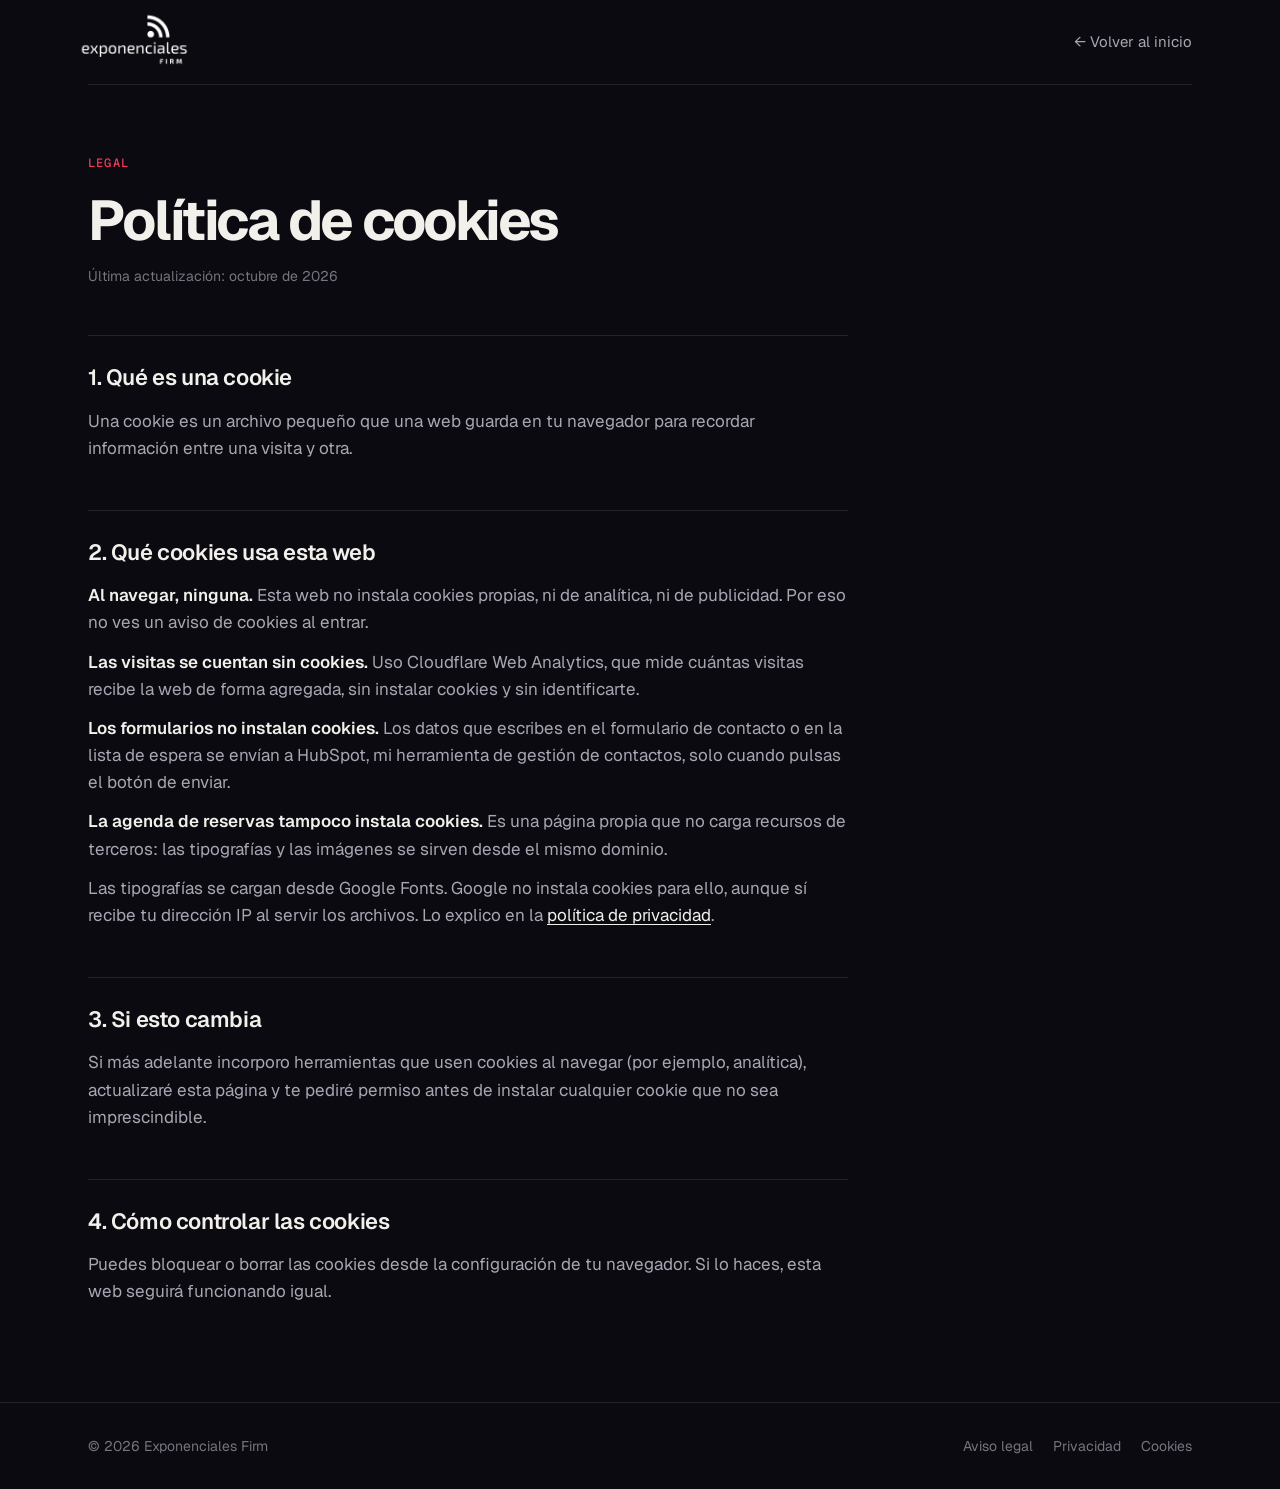
<file: politica-de-cookies.html>
<!doctype html>
<html lang="es">
<head>
<meta charset="utf-8">
<meta name="viewport" content="width=device-width, initial-scale=1">
<title>Política de cookies | Exponenciales Firm</title>
<meta name="robots" content="noindex, follow">
<link rel="icon" type="image/png" sizes="32x32" href="/favicon-32.png">
<link rel="preconnect" href="https://fonts.googleapis.com">
<link href="https://fonts.googleapis.com/css2?family=Geist:wght@400;600;700&family=Geist+Mono:wght@500&display=swap" rel="stylesheet">
<link rel="stylesheet" href="/legal.css">
</head>
<body>
<div class="wrap">
  <nav aria-label="Principal">
    <a href="/"><img src="/Logo Exponenciales.png" alt="Exponenciales Firm, inicio"></a>
    <a class="back" href="/">← Volver al inicio</a>
  </nav>

  <main>
    <p class="mono">Legal</p>
    <h1>Política de cookies</h1>
    <p class="updated">Última actualización: octubre de 2026</p>

    <h2>1. Qué es una cookie</h2>
    <p>Una cookie es un archivo pequeño que una web guarda en tu navegador para recordar información entre una visita y otra.</p>

    <h2>2. Qué cookies usa esta web</h2>
    <p><strong>Al navegar, ninguna.</strong> Esta web no instala cookies propias, ni de analítica, ni de publicidad. Por eso no ves un aviso de cookies al entrar.</p>
    <p><strong>Las visitas se cuentan sin cookies.</strong> Uso Cloudflare Web Analytics, que mide cuántas visitas recibe la web de forma agregada, sin instalar cookies y sin identificarte.</p>
    <p><strong>Los formularios no instalan cookies.</strong> Los datos que escribes en el formulario de contacto o en la lista de espera se envían a HubSpot, mi herramienta de gestión de contactos, solo cuando pulsas el botón de enviar.</p>
    <p><strong>La agenda de reservas tampoco instala cookies.</strong> Es una página propia que no carga recursos de terceros: las tipografías y las imágenes se sirven desde el mismo dominio.</p>
    <p>Las tipografías se cargan desde Google Fonts. Google no instala cookies para ello, aunque sí recibe tu dirección IP al servir los archivos. Lo explico en la <a href="/politica-de-privacidad">política de privacidad</a>.</p>

    <h2>3. Si esto cambia</h2>
    <p>Si más adelante incorporo herramientas que usen cookies al navegar (por ejemplo, analítica), actualizaré esta página y te pediré permiso antes de instalar cualquier cookie que no sea imprescindible.</p>

    <h2>4. Cómo controlar las cookies</h2>
    <p>Puedes bloquear o borrar las cookies desde la configuración de tu navegador. Si lo haces, esta web seguirá funcionando igual.</p>
  </main>
</div>

<footer>
  <div class="wrap">
    <span>© 2026 Exponenciales Firm</span>
    <span><a href="/aviso-legal">Aviso legal</a><a href="/politica-de-privacidad">Privacidad</a><a href="/politica-de-cookies">Cookies</a></span>
  </div>
</footer>
<!-- Medición de visitas sin cookies (Cloudflare Web Analytics) -->
<script type="module" src="https://static.cloudflareinsights.com/beacon.min.js" data-cf-beacon='{"token": "85f3c69027984bb9aad67e2f564c731e"}'></script>
</body>
</html>
</file>
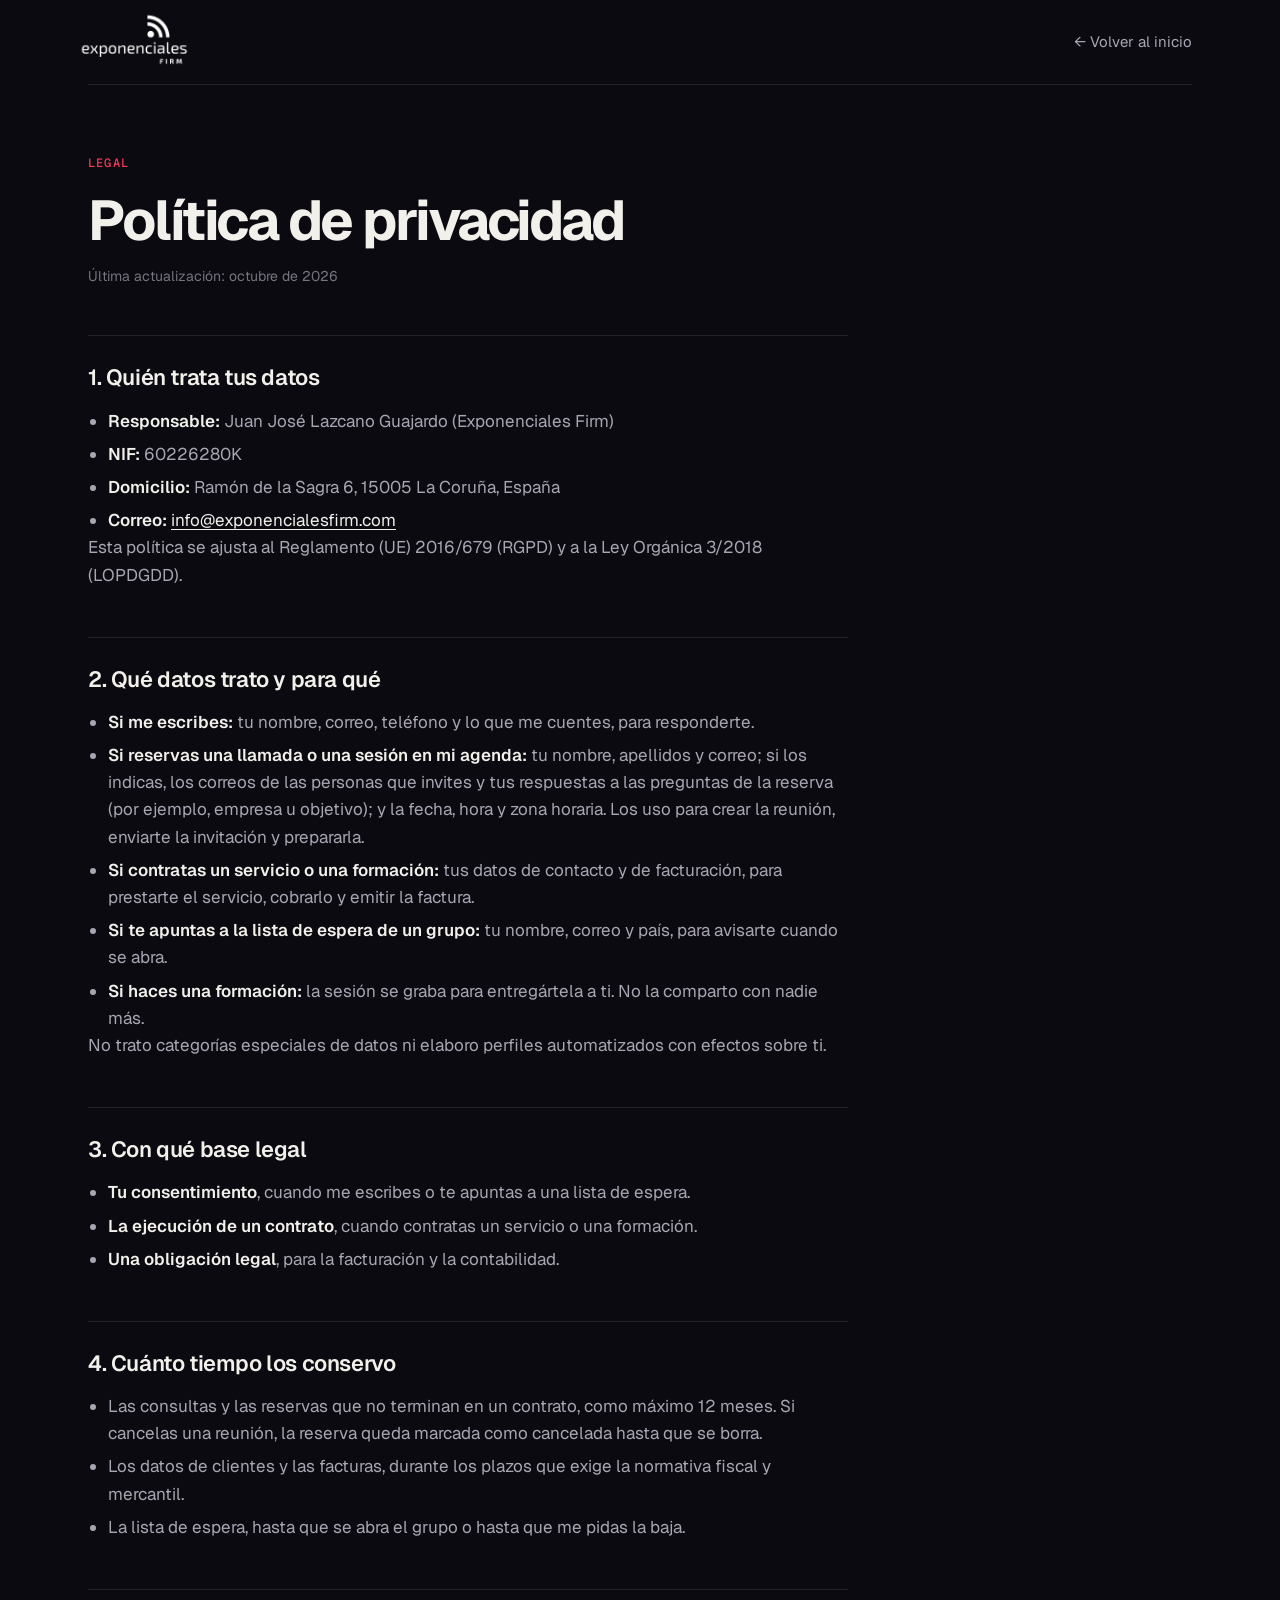
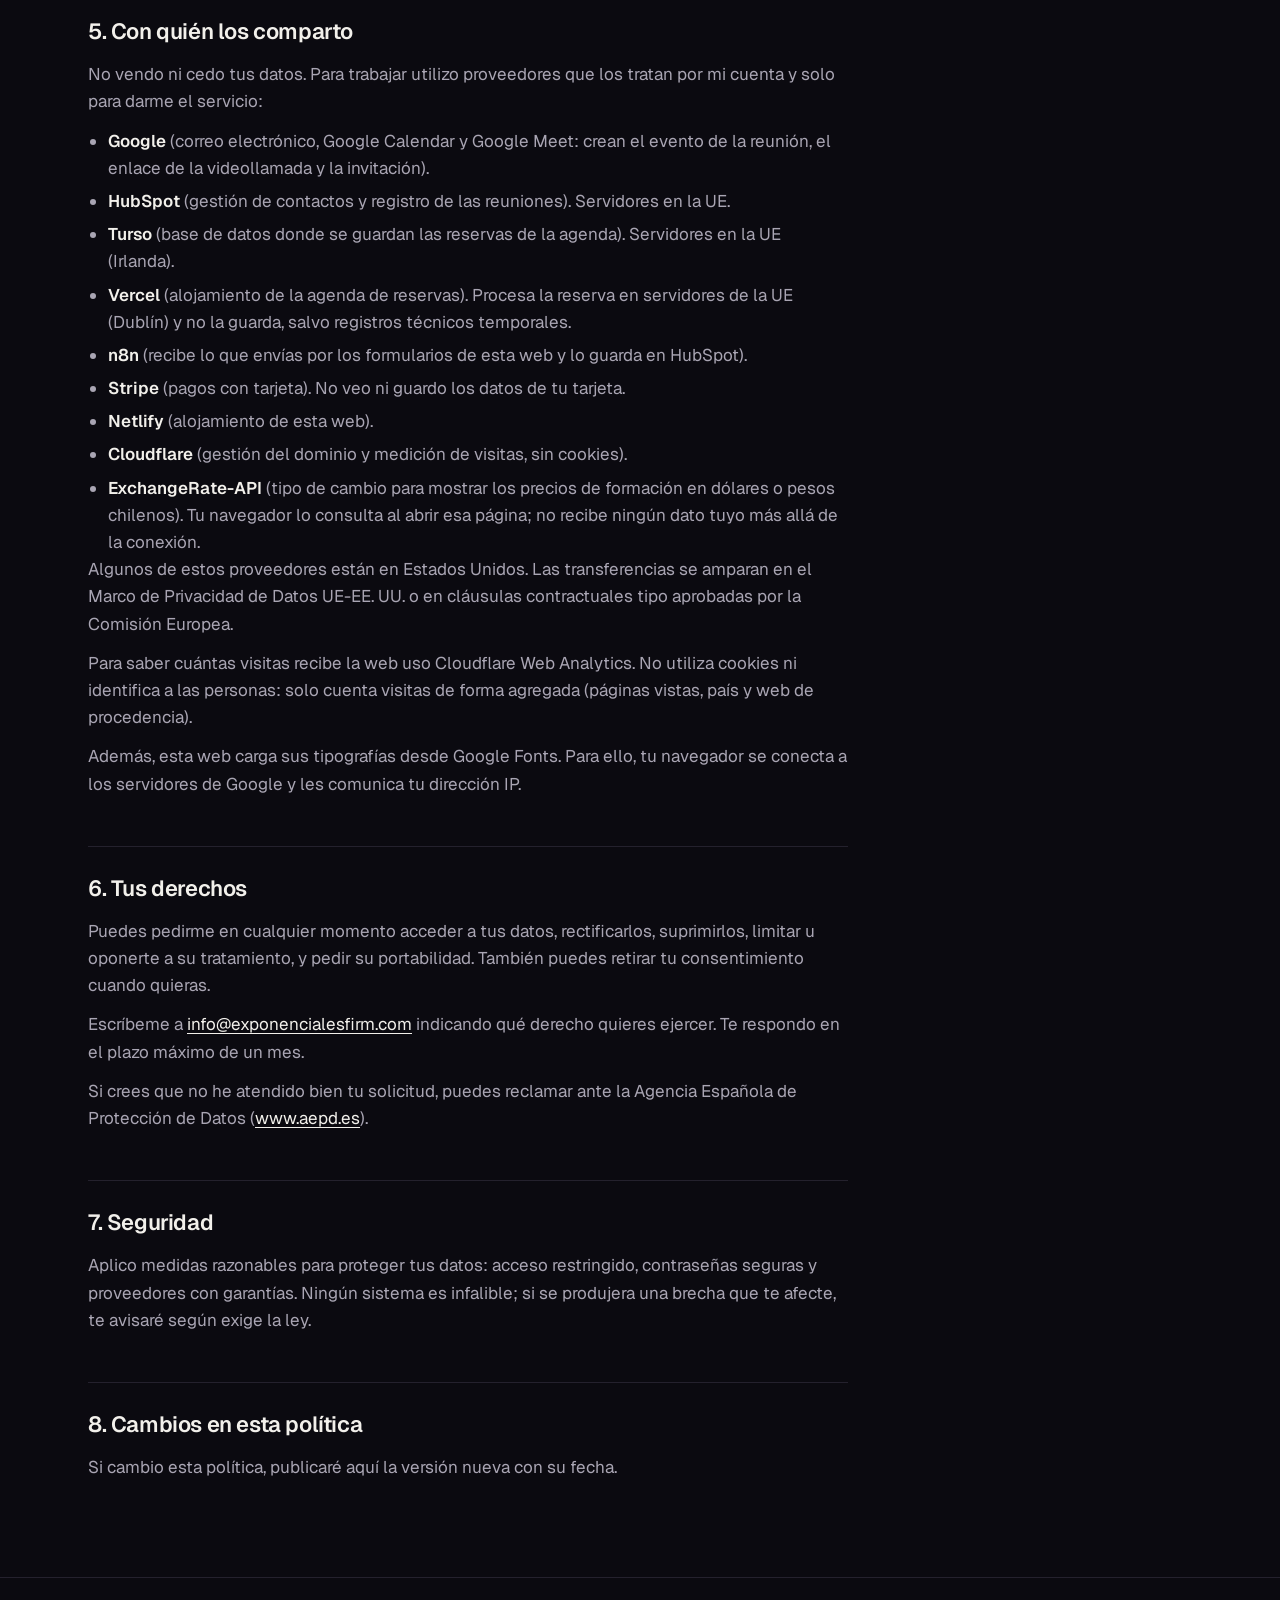
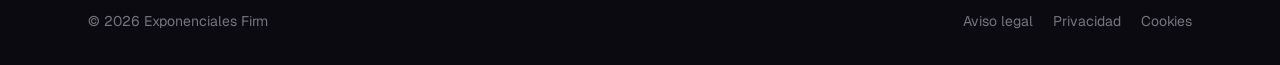
<file: politica-de-privacidad.html>
<!doctype html>
<html lang="es">
<head>
<meta charset="utf-8">
<meta name="viewport" content="width=device-width, initial-scale=1">
<title>Política de privacidad | Exponenciales Firm</title>
<meta name="robots" content="noindex, follow">
<link rel="icon" type="image/png" sizes="32x32" href="/favicon-32.png">
<link rel="preconnect" href="https://fonts.googleapis.com">
<link href="https://fonts.googleapis.com/css2?family=Geist:wght@400;600;700&family=Geist+Mono:wght@500&display=swap" rel="stylesheet">
<link rel="stylesheet" href="/legal.css">
</head>
<body>
<div class="wrap">
  <nav aria-label="Principal">
    <a href="/"><img src="/Logo Exponenciales.png" alt="Exponenciales Firm, inicio"></a>
    <a class="back" href="/">← Volver al inicio</a>
  </nav>

  <main>
    <p class="mono">Legal</p>
    <h1>Política de privacidad</h1>
    <p class="updated">Última actualización: octubre de 2026</p>

    <h2>1. Quién trata tus datos</h2>
    <ul>
      <li><strong>Responsable:</strong> Juan José Lazcano Guajardo (Exponenciales Firm)</li>
      <li><strong>NIF:</strong> 60226280K</li>
      <li><strong>Domicilio:</strong> Ramón de la Sagra 6, 15005 La Coruña, España</li>
      <li><strong>Correo:</strong> <a href="mailto:info@exponencialesfirm.com">info@exponencialesfirm.com</a></li>
    </ul>
    <p>Esta política se ajusta al Reglamento (UE) 2016/679 (RGPD) y a la Ley Orgánica 3/2018 (LOPDGDD).</p>

    <h2>2. Qué datos trato y para qué</h2>
    <ul>
      <li><strong>Si me escribes:</strong> tu nombre, correo, teléfono y lo que me cuentes, para responderte.</li>
      <li><strong>Si reservas una llamada o una sesión en mi agenda:</strong> tu nombre, apellidos y correo; si los indicas, los correos de las personas que invites y tus respuestas a las preguntas de la reserva (por ejemplo, empresa u objetivo); y la fecha, hora y zona horaria. Los uso para crear la reunión, enviarte la invitación y prepararla.</li>
      <li><strong>Si contratas un servicio o una formación:</strong> tus datos de contacto y de facturación, para prestarte el servicio, cobrarlo y emitir la factura.</li>
      <li><strong>Si te apuntas a la lista de espera de un grupo:</strong> tu nombre, correo y país, para avisarte cuando se abra.</li>
      <li><strong>Si haces una formación:</strong> la sesión se graba para entregártela a ti. No la comparto con nadie más.</li>
    </ul>
    <p>No trato categorías especiales de datos ni elaboro perfiles automatizados con efectos sobre ti.</p>

    <h2>3. Con qué base legal</h2>
    <ul>
      <li><strong>Tu consentimiento</strong>, cuando me escribes o te apuntas a una lista de espera.</li>
      <li><strong>La ejecución de un contrato</strong>, cuando contratas un servicio o una formación.</li>
      <li><strong>Una obligación legal</strong>, para la facturación y la contabilidad.</li>
    </ul>

    <h2>4. Cuánto tiempo los conservo</h2>
    <ul>
      <li>Las consultas y las reservas que no terminan en un contrato, como máximo 12 meses. Si cancelas una reunión, la reserva queda marcada como cancelada hasta que se borra.</li>
      <li>Los datos de clientes y las facturas, durante los plazos que exige la normativa fiscal y mercantil.</li>
      <li>La lista de espera, hasta que se abra el grupo o hasta que me pidas la baja.</li>
    </ul>

    <h2>5. Con quién los comparto</h2>
    <p>No vendo ni cedo tus datos. Para trabajar utilizo proveedores que los tratan por mi cuenta y solo para darme el servicio:</p>
    <ul>
      <li><strong>Google</strong> (correo electrónico, Google Calendar y Google Meet: crean el evento de la reunión, el enlace de la videollamada y la invitación).</li>
      <li><strong>HubSpot</strong> (gestión de contactos y registro de las reuniones). Servidores en la UE.</li>
      <li><strong>Turso</strong> (base de datos donde se guardan las reservas de la agenda). Servidores en la UE (Irlanda).</li>
      <li><strong>Vercel</strong> (alojamiento de la agenda de reservas). Procesa la reserva en servidores de la UE (Dublín) y no la guarda, salvo registros técnicos temporales.</li>
      <li><strong>n8n</strong> (recibe lo que envías por los formularios de esta web y lo guarda en HubSpot).</li>
      <li><strong>Stripe</strong> (pagos con tarjeta). No veo ni guardo los datos de tu tarjeta.</li>
      <li><strong>Netlify</strong> (alojamiento de esta web).</li>
      <li><strong>Cloudflare</strong> (gestión del dominio y medición de visitas, sin cookies).</li>
      <li><strong>ExchangeRate-API</strong> (tipo de cambio para mostrar los precios de formación en dólares o pesos chilenos). Tu navegador lo consulta al abrir esa página; no recibe ningún dato tuyo más allá de la conexión.</li>
    </ul>
    <p>Algunos de estos proveedores están en Estados Unidos. Las transferencias se amparan en el Marco de Privacidad de Datos UE-EE. UU. o en cláusulas contractuales tipo aprobadas por la Comisión Europea.</p>
    <p>Para saber cuántas visitas recibe la web uso Cloudflare Web Analytics. No utiliza cookies ni identifica a las personas: solo cuenta visitas de forma agregada (páginas vistas, país y web de procedencia).</p>
    <p>Además, esta web carga sus tipografías desde Google Fonts. Para ello, tu navegador se conecta a los servidores de Google y les comunica tu dirección IP.</p>

    <h2>6. Tus derechos</h2>
    <p>Puedes pedirme en cualquier momento acceder a tus datos, rectificarlos, suprimirlos, limitar u oponerte a su tratamiento, y pedir su portabilidad. También puedes retirar tu consentimiento cuando quieras.</p>
    <p>Escríbeme a <a href="mailto:info@exponencialesfirm.com">info@exponencialesfirm.com</a> indicando qué derecho quieres ejercer. Te respondo en el plazo máximo de un mes.</p>
    <p>Si crees que no he atendido bien tu solicitud, puedes reclamar ante la Agencia Española de Protección de Datos (<a href="https://www.aepd.es" rel="noopener">www.aepd.es</a>).</p>

    <h2>7. Seguridad</h2>
    <p>Aplico medidas razonables para proteger tus datos: acceso restringido, contraseñas seguras y proveedores con garantías. Ningún sistema es infalible; si se produjera una brecha que te afecte, te avisaré según exige la ley.</p>

    <h2>8. Cambios en esta política</h2>
    <p>Si cambio esta política, publicaré aquí la versión nueva con su fecha.</p>
  </main>
</div>

<footer>
  <div class="wrap">
    <span>© 2026 Exponenciales Firm</span>
    <span><a href="/aviso-legal">Aviso legal</a><a href="/politica-de-privacidad">Privacidad</a><a href="/politica-de-cookies">Cookies</a></span>
  </div>
</footer>
<!-- Medición de visitas sin cookies (Cloudflare Web Analytics) -->
<script type="module" src="https://static.cloudflareinsights.com/beacon.min.js" data-cf-beacon='{"token": "85f3c69027984bb9aad67e2f564c731e"}'></script>
</body>
</html>
</file>
<file: legal.css>
/* Páginas legales: mismo sistema Suizo oscuro, en versión de lectura. */
:root{--bg:#0B0A10;--line:#24212D;--text:#F2F0EB;--text-2:#A9A5B3;--text-3:#77737F;--coral:#F43A59}
*{box-sizing:border-box;margin:0;padding:0}
body{font-family:"Geist",system-ui,sans-serif;background:var(--bg);color:var(--text);-webkit-font-smoothing:antialiased;line-height:1.6}
a{color:inherit}
:focus-visible{outline:2px solid var(--text);outline-offset:3px;border-radius:4px}
.wrap{max-width:1200px;margin:0 auto;padding:0 48px}
nav{display:flex;align-items:center;justify-content:space-between;padding:20px 0;border-bottom:1px solid var(--line)}
nav img{height:72px;margin:-14px 0 -14px -14px;filter:brightness(0) invert(1);display:block}
nav a.back{font-size:15px;color:var(--text-2);text-decoration:none}
nav a.back:hover{color:var(--text)}
main{max-width:760px;padding:72px 0 96px}
.mono{font:500 12px/1 "Geist Mono",ui-monospace,monospace;letter-spacing:1.2px;text-transform:uppercase;color:var(--coral);margin-bottom:24px}
h1{font-weight:700;font-size:56px;line-height:1;letter-spacing:-2.5px}
.updated{color:var(--text-3);font-size:14px;margin-top:16px}
h2{font-weight:600;font-size:22px;letter-spacing:-.4px;margin:48px 0 12px;padding-top:24px;border-top:1px solid var(--line)}
p,li{color:var(--text-2);font-size:17px}
p + p{margin-top:12px}
ul{margin:12px 0 0 20px}
li + li{margin-top:6px}
strong{color:var(--text);font-weight:600}
main a{color:var(--text);text-underline-offset:3px}
.todo{background:var(--coral);color:#0B0A10;font-weight:600;padding:1px 6px;border-radius:4px}
footer{border-top:1px solid var(--line);padding:32px 0;font-size:14px;color:var(--text-3)}
footer .wrap{display:flex;justify-content:space-between;gap:16px;flex-wrap:wrap}
footer a{color:var(--text-3);text-decoration:none;margin-left:20px}
footer a:first-child{margin-left:0}
footer a:hover{color:var(--text)}
@media (max-width:860px){.wrap{padding:0 20px}main{padding:48px 0 64px}h1{font-size:38px;letter-spacing:-1.4px}}
</file>
